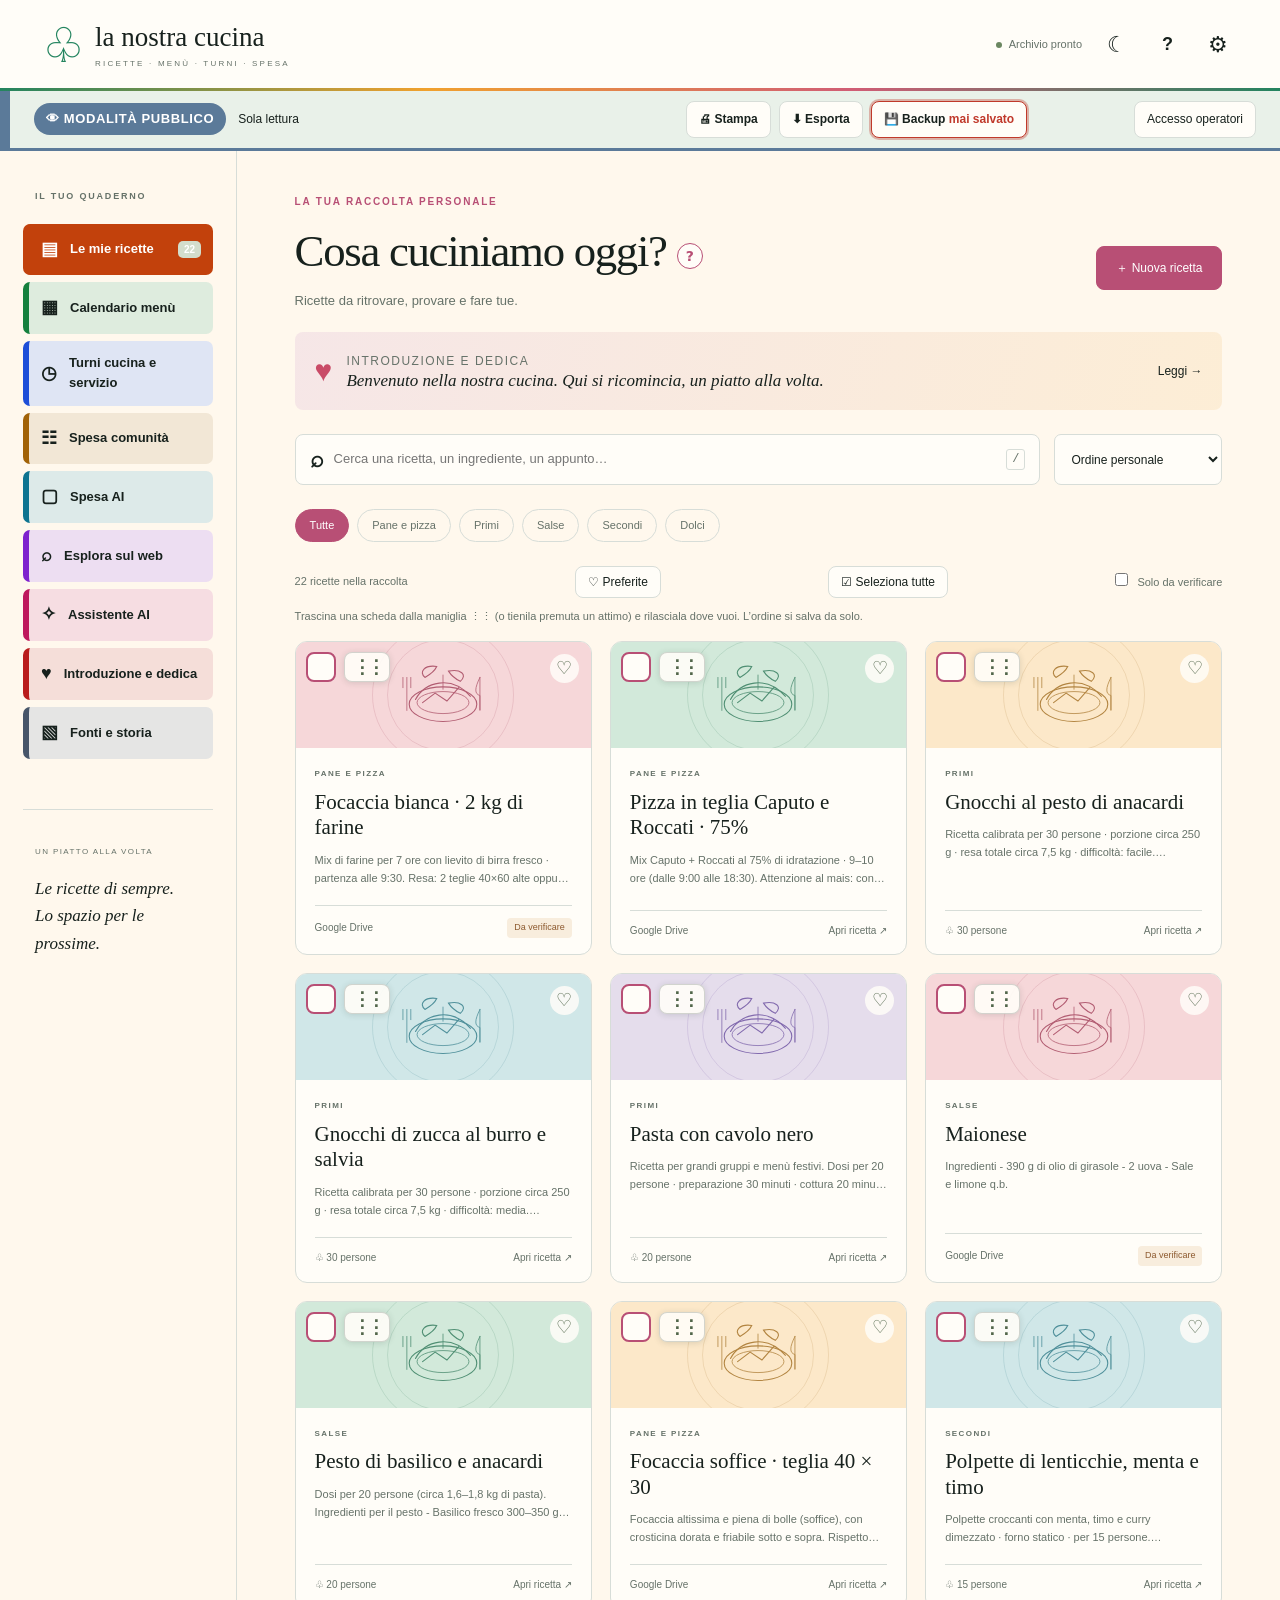
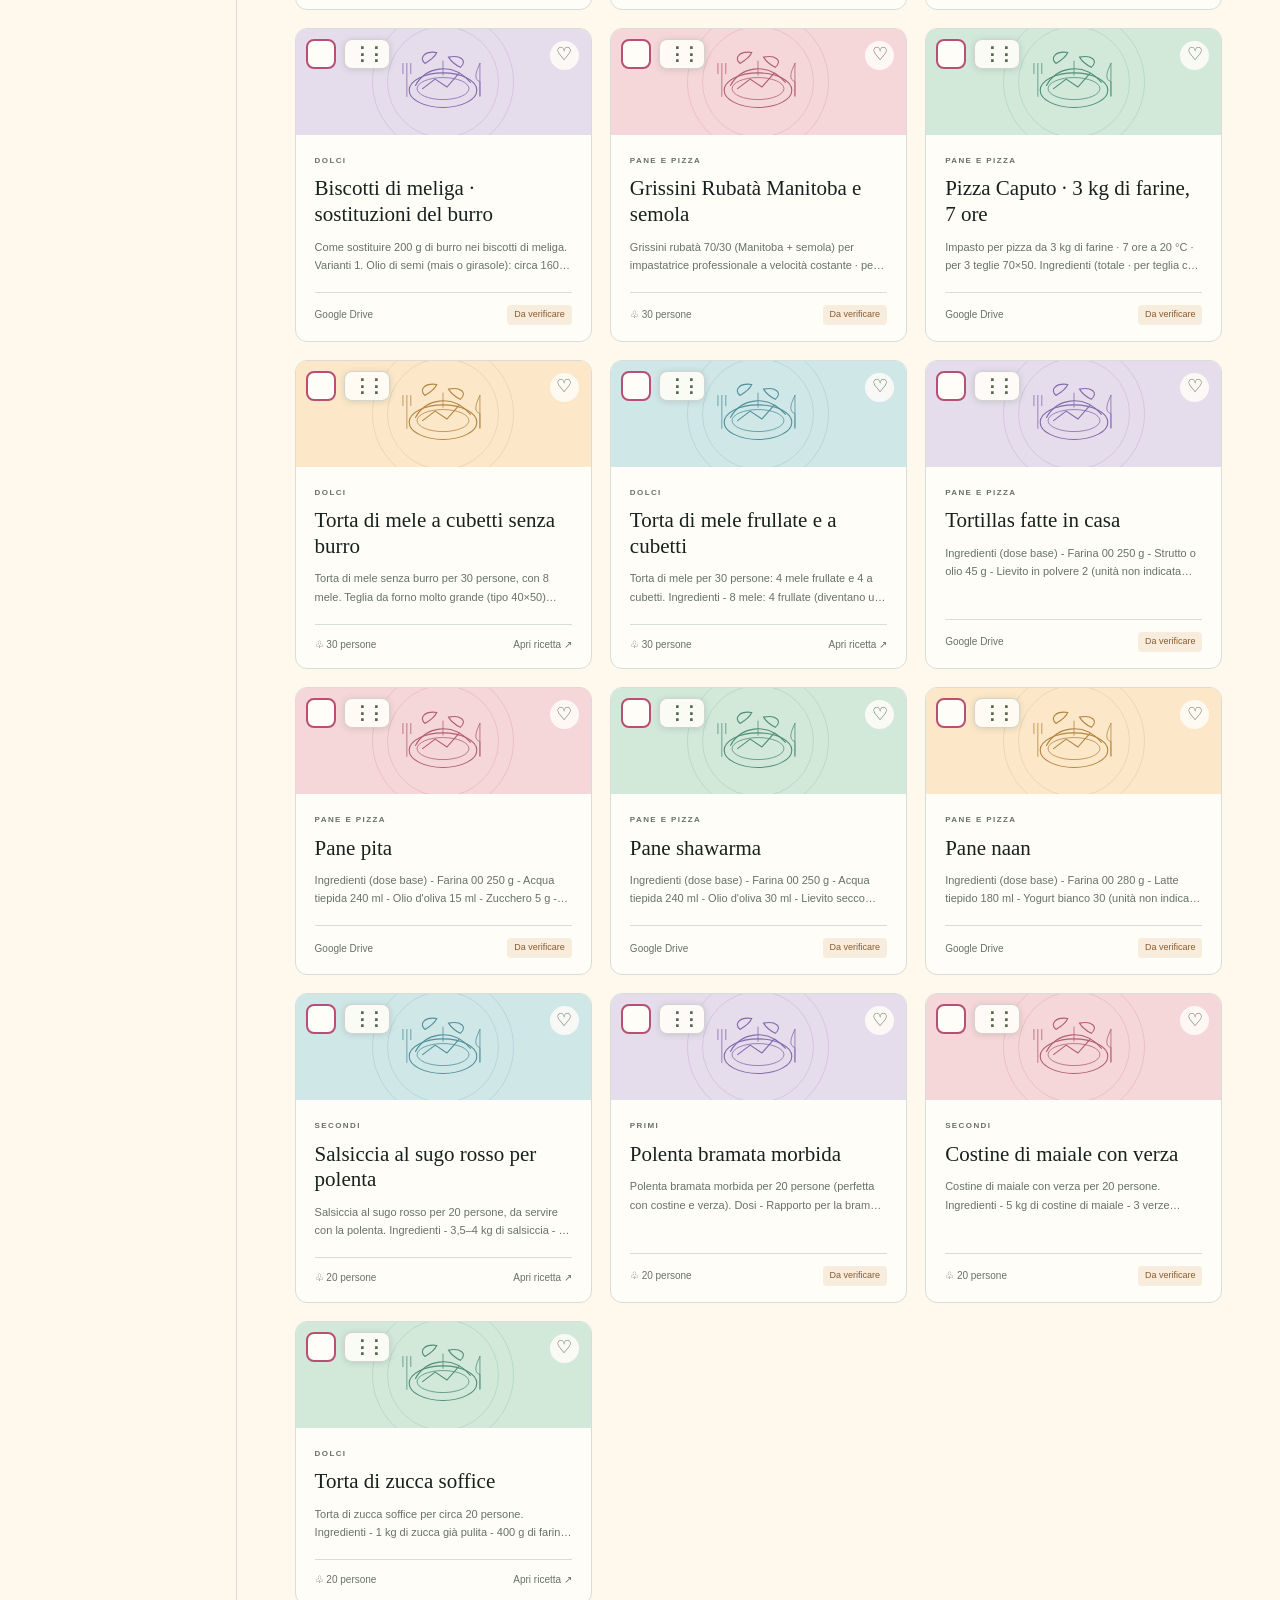
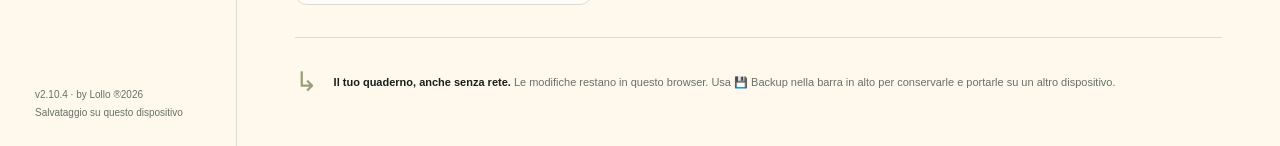
<file: index.html>
<!doctype html>
<html lang="it"><head><meta charset="utf-8"><meta name="viewport" content="width=device-width,initial-scale=1"><meta name="theme-color" content="#23845f"><meta name="description" content="Il ricettario personale di Lorenzo: ricette, spesa AI, stampa ed esportazione."><link rel="manifest" href="./manifest.webmanifest"><link rel="icon" href="./icon.svg" type="image/svg+xml"><link rel="stylesheet" href="./style.css"><link rel="stylesheet" href="./features.css"><title>La nostra cucina · Ricettario</title></head>
<body>
<header class="topbar"><a class="brand" href="#" aria-label="Vai al ricettario"><span class="brand-icon">♧</span><span>la nostra cucina<small>RICETTE · MENÙ · TURNI · SPESA</small></span></a><div class="top-actions"><span id="network" class="status">Archivio locale</span><button id="themeToggle" class="icon-btn" aria-label="Attiva tema scuro" aria-pressed="false">☾</button><button id="settings" class="icon-btn" aria-label="Impostazioni, colori e guida">⚙</button></div></header>
<div id="storageWarning" class="review-box" role="alert" hidden></div><div class="app-shell"><aside><div class="side-label">IL TUO QUADERNO</div><nav id="nav"><button data-view="recipes" class="active">▤ <span>Le mie ricette</span><b id="totalSide">22</b></button><button data-view="menu">▦ <span>Calendario menù</span></button><button data-view="turni">◷ <span>Turni cucina e servizio</span></button><button data-view="community">☷ <span>Spesa comunità</span></button><button data-view="shopping">▢ <span>Spesa AI</span></button><button data-view="explore">⌕ <span>Esplora sul web</span></button><button data-view="ai">✧ <span>Assistente AI</span></button><button data-view="dedication">♥ <span>Introduzione e dedica</span></button><button data-view="sources">▧ <span>Fonti e storia</span></button></nav><div class="sidebar-note"><span>UN PIATTO ALLA VOLTA</span><p>Le ricette di sempre.<br>Lo spazio per le prossime.</p><input type="file" id="importFile" accept="application/json,.json" hidden></div><small class="side-footer">v2.10.4 · by Lollo ®2026<br>Salvataggio su questo dispositivo</small></aside>
<main><section id="turniView" hidden><div class="eyebrow">LA NOSTRA CUCINA · PROGRAMMA UNICO</div><h1>Turni cucina e servizio.</h1><p>Consulta i turni del mese. Per generarli e modificarli premi «Accesso operatori» nella barra in alto.</p><div id="myTurns" class="panel"></div><div id="publicTurni" class="panel"><h2>Turni del mese · sola lettura</h2><label>Mese da consultare<input id="publicTurniMonth" type="month"></label><p id="publicTurniInfo" class="muted"></p><div id="publicTurniTable"></div></div><div class="panel" id="publishPanel" data-operator-only hidden><h2>📤 Pubblica i turni per tutti</h2><p class="muted">I turni che generi qui restano su questo dispositivo. Per farli vedere a tutti: scegli il mese e premi «Pubblica»; poi metti il file scaricato nel progetto e ripubblica con Pubblica.</p><div class="publish-row"><label>Mese<input type="month" id="publishMonth"></label><button type="button" class="primary" id="publishTurns">Pubblica i turni del mese</button></div><p id="publishInfo" class="muted"></p></div><iframe hidden id="turniFrame" title="Gestione turni cucina e servizio" style="width:100%;height:82vh;min-height:650px;border:1px solid var(--line);border-radius:14px;background:var(--paper)" allow="clipboard-write"></iframe></section>
<section id="recipesView"><div class="page-kicker">LA TUA RACCOLTA PERSONALE</div><div class="page-heading"><div><h1 id="pageTitle">Cosa cuciniamo oggi?</h1><p id="pageSubtitle">Ricette da ritrovare, provare e fare tue.</p></div><button id="newRecipe" class="primary">＋ Nuova ricetta</button></div>
<button class="dedication-banner" data-view="dedication"><span>♥</span><span><small>INTRODUZIONE E DEDICA</small><b id="dedicationTeaser">Qui si ricomincia, un piatto alla volta.</b></span><span>Leggi →</span></button>
<div class="search-line"><label class="search-box"><span>⌕</span><input id="search" type="search" placeholder="Cerca una ricetta, un ingrediente, un appunto…" aria-label="Cerca nelle ricette"><kbd>/</kbd></label><select id="sort" aria-label="Ordina ricette"><option value="manual">Ordine personale</option><option value="category">Per categoria</option><option value="title">Dalla A alla Z</option><option value="updated">Ultime modifiche</option></select></div>
<div id="categories" class="chips" aria-label="Filtra per categoria"></div><div class="list-meta"><span id="resultCount"></span><button type="button" id="favToggle" class="pick-toggle" aria-pressed="false" title="Mostra solo le ricette preferite">♡ Preferite</button><label><input type="checkbox" id="onlyReview"> Solo da verificare</label></div><p id="recipeOrderHint" class="recipe-order-hint" role="status" aria-live="polite"></p><div id="recipeGrid" class="recipe-grid"></div><div id="empty" class="empty" hidden><span>♧</span><h2>Nessuna ricetta trovata</h2><p>Prova un altro ingrediente o cambia i filtri.</p><button id="resetFilters">Azzera filtri</button></div>
<div class="collection-note"><span>↳</span><p><strong>Il tuo quaderno, anche senza rete.</strong> Le modifiche restano in questo browser. Usa 💾 Backup nella barra in alto per conservarle e portarle su un altro dispositivo.</p></div></section>
<section id="menuView" hidden><div class="page-kicker">PROGRAMMAZIONE DEI PASTI</div><div class="page-heading"><div><h1>Calendario dei menù.</h1><p>Due schemi settimanali, invernale ed estivo, con variazioni per singolo giorno e dosi calcolate sulle persone.</p></div><span id="menuSaved" class="saved-badge">Menù giornaliero modificabile</span></div><div class="menu-controls panel"><label>Stagione applicata<select data-operator-control disabled id="menuSeasonMode"><option value="auto">Automatica · inverno ottobre–marzo</option><option value="winter">Sempre invernale</option><option value="summer">Sempre estiva</option></select></label><label>Persone predefinite<input data-operator-control disabled id="menuDefaultPeople" type="number" min="1" max="10000" value="20"></label><div class="menu-month-nav"><button id="menuPrev" aria-label="Mese precedente">←</button><strong id="menuMonthTitle"></strong><button id="menuNext" aria-label="Mese successivo">→</button><button id="menuToday">Oggi</button></div></div><div class="panel menu-day-toolbar"><label>Data del menù<input id="menuDate" type="date" required></label><button id="menuEditSelected" class="primary">✎ Modifica menù del giorno</button><button id="menuCopyDay">Copia da un altro giorno</button><p>Seleziona una data: puoi modificare portate, ingredienti, persone e note del singolo giorno.</p></div><div class="menu-layout"><div><div id="menuCalendar" class="menu-calendar panel"></div><div class="panel menu-template-bar" data-operator-only hidden><div><h2>Schema stagionale settimanale</h2><p>Il menù del giorno si ripete ogni settimana finché non crei una variazione per una data specifica.</p></div><label>Stagione<select id="menuTemplateSeason"><option value="winter">Invernale</option><option value="summer">Estivo</option></select></label><label>Giorno<select id="menuTemplateWeekday"><option value="0">Lunedì</option><option value="1">Martedì</option><option value="2">Mercoledì</option><option value="3">Giovedì</option><option value="4">Venerdì</option><option value="5">Sabato</option><option value="6">Domenica</option></select></label><button id="menuEditTemplate" class="primary">Modifica schema</button></div></div><aside class="panel menu-day-detail"><div class="eyebrow">GIORNO SELEZIONATO</div><h2 id="menuSelectedTitle"></h2><p id="menuSelectedMeta" class="muted"></p><div id="menuDayMeals"></div><div id="menuTurni" class="panel"></div><div id="menuDayNotes"></div><h3>Ingredienti calcolati</h3><div id="menuDayIngredients"></div><button id="menuPrintDay" hidden>Stampa</button><p id="menuStatus" class="muted" role="status"></p></aside></div></section>
<section id="exploreView" hidden><div class="page-kicker">ISPIRAZIONI E NUOVE IDEE</div><h1>Apriamo la dispensa.</h1><p class="intro">Cerca sul web in italiano oppure esplora il database internazionale TheMealDB.</p><div class="two-col"><div class="panel"><h2>Una ricerca sul web</h2><label>Cosa vorresti cucinare?<textarea id="webQuery" rows="4" placeholder="Una torta di mele senza burro per 20 persone"></textarea></label><label>Affina la ricerca<input id="webConstraints" placeholder="Es. forno statico, senza latte, procedimento dettagliato"></label><label>Motore di ricerca<select id="webEngine"><option value="google">Google</option><option value="duck">DuckDuckGo</option></select></label><button id="webSearch" class="primary">Cerca sul web ↗</button><p class="muted">Si apre una nuova scheda con i risultati. Per salvare una ricetta usa “Nuova ricetta” e indica la fonte.</p></div><div class="panel"><div class="eyebrow">DATABASE DI RICETTE</div><h2>TheMealDB</h2><p>Ingredienti e preparazioni da tutto il mondo. Cerca i nomi in inglese, per esempio “pasta”, “chicken” o “cake”.</p><label>Nome della ricetta<input id="mealQuery" placeholder="pasta"></label><div class="button-row"><button id="mealSearch" class="primary">Cerca ricette</button><button id="mealRandom">Sorprendimi</button></div><p class="muted">Accesso personale con chiave di test pubblica 1. Puoi impostare una tua chiave nelle impostazioni. Fonte: <a href="https://www.themealdb.com/api.php" target="_blank" rel="noopener noreferrer">TheMealDB</a>.</p></div></div><p id="mealStatus" role="status"></p><div id="mealResults" class="recipe-grid"></div></section>
<section id="aiView" hidden><div class="page-kicker">UN AIUTO AI FORNELLI</div><h1>Parliamone in cucina.</h1><p class="intro">Idee, sostituzioni e spiegazioni. Scegli il servizio e inserisci la tua chiave per usare l’AI nell’app.</p><div class="two-col ai-layout"><div class="panel"><label>Servizio AI<select id="aiProvider"><option value="gemini">Google Gemini</option><option value="openrouter">OpenRouter</option></select></label><label>Chiave API personale<input id="aiKey" type="password" autocomplete="off" placeholder="Incolla la chiave API"></label><p class="muted">La chiave resta in memoria fino alla chiusura o al ricaricamento della pagina. Non viene esportata nel backup.</p><div class="button-row"><button id="loadModels">Carica modelli disponibili</button><button id="forgetKey" class="text-btn">Cancella chiave</button></div><label>Modello<input id="aiModel" list="modelList" placeholder="Carica i modelli e scegline uno"><datalist id="modelList"></datalist></label><label>Ricetta da allegare<select id="aiRecipe"><option value="">Nessuna: solo la mia domanda</option></select></label><p class="muted">Con “Chiedi all’AI” invii la domanda e, se selezionata, il testo della ricetta al servizio scelto. La risposta non include una ricerca web in tempo reale.</p><label>La tua domanda<textarea id="aiQuestion" rows="5" placeholder="Come posso rendere questo impasto più croccante? Quali ingredienti posso sostituire?"></textarea></label><div class="button-row"><button id="askAI" class="primary">✧ Chiedi all’AI</button><button id="copyPrompt">Copia prompt</button></div><a class="external" href="https://chatgpt.com/" target="_blank" rel="noopener noreferrer">Apri ChatGPT per incollare il prompt ↗</a><p id="aiStatus" role="status"></p></div><div class="panel answer-panel"><div class="eyebrow">LA RISPOSTA</div><div id="aiAnswer" class="prose"><p class="muted">Un secondo parere per la tua prossima ricetta.</p></div><div class="button-row"><button id="saveAI" disabled>＋ Salva come nuova bozza</button><button id="copyAI" disabled>Copia risposta</button></div><p class="muted">Le proposte AI sono bozze da controllare, soprattutto per dosi, allergeni e conservazione.</p></div></div></section>
<section id="shoppingView" hidden><div class="page-kicker">DALLA RICETTA AL CARRELLO</div><h1>La spesa, preparata con l’AI.</h1><p class="intro">Scegli le ricette e il numero di persone. L’AI può unire gli ingredienti, adattare le dosi note e sottrarre ciò che hai già in dispensa.</p><div class="two-col feature-layout"><div class="panel"><div class="section-row"><h2>Scegli le ricette</h2><span id="shoppingSelection">0 selezionate</span></div><div class="button-row compact"><button id="shoppingAll">Seleziona tutte</button><button id="shoppingNone">Nessuna</button></div><div id="shoppingRecipes" class="check-list"></div><label>Persone per ogni ricetta<input id="shoppingPeople" type="number" min="1" max="10000" value="4"></label><label>Già in dispensa<textarea id="shoppingPantry" rows="3" placeholder="Sale, olio, 500 g di farina…"></textarea></label><label>Preferenze o necessità<textarea id="shoppingExtra" rows="3" placeholder="Senza lattosio, compra confezioni intere…"></textarea></label><label class="inline-check"><input id="shoppingMerge" type="checkbox"> Aggiungi alla lista esistente invece di sostituirla</label><div class="button-row"><button id="shoppingGenerate" class="primary">✧ Crea la spesa con AI</button><button id="shoppingCopyPrompt">Copia prompt</button><button id="shoppingConfigure">Configura AI</button></div><p id="shoppingStatus" role="status" class="muted"></p><details><summary>Incolla una risposta preparata con ChatGPT</summary><label>JSON della lista<textarea id="shoppingPasteAI" rows="7" placeholder='{"items":[{"name":"Farina","quantity":"2 kg","category":"Pane e farine","note":""}],"notes":[]}'></textarea></label><button id="shoppingImportAI">Usa la risposta incollata</button></details></div><div class="panel"><div class="section-row"><h2>Lista della spesa</h2><span id="shoppingCount">0 voci</span></div><div class="button-row compact"><button id="shoppingPrint" hidden>Stampa</button><button id="shoppingCopy">Copia negli appunti</button></div><div id="shoppingNotes"></div><div id="shoppingList"></div><form id="shoppingAdd" class="manual-add"><h3>Aggiungi a mano</h3><input id="shoppingAddName" required placeholder="Ingrediente"><input id="shoppingAddQty" placeholder="Quantità"><select id="shoppingAddCategory"><option>Frutta e verdura</option><option>Pane e farine</option><option>Carne e pesce</option><option>Latticini e uova</option><option>Dispensa</option><option>Spezie e condimenti</option><option>Altro</option></select><button>Aggiungi</button></form><p class="muted">Controlla sempre quantità, allergeni e unità ambigue. La lista si salva solo su questo dispositivo.</p></div></div></section>
<section id="communityView" hidden><div class="page-kicker">LISTA GENERALE DELLA COMUNITÀ</div><div class="page-heading"><div><h1>La spesa della comunità.</h1><p>110 prodotti importati da Lista_Spesa_Aggiornata su Google Drive.</p></div></div><div class="community-daybar panel"><label>Giorno della spesa<input id="communityDate" type="date"></label><label>Giornate memorizzate<select id="communityHistory" aria-label="Giornate memorizzate"></select></label><div class="button-row compact"><button id="communityToday">Oggi</button><button id="communityCopyPrevious">Copia giorno precedente</button></div><span id="communitySaved" class="saved-badge">Salvataggio automatico</span></div><div class="community-toolbar panel"><label class="search-box small"><span>⌕</span><input id="communitySearch" type="search" placeholder="Cerca prodotto o reparto" aria-label="Cerca nella spesa comunità"></label><label>Supermercato<select id="communityStoreFilter"><option value="">Tutti</option><option>Angelo</option><option>Eurospin</option><option>Altro</option></select></label><details class="select-menu"><summary>Selezione ▾</summary><div><button id="communitySelectAll">Seleziona tutto</button><button id="communityClear">Deseleziona tutto</button><button id="communityInvert">Inverti selezione</button><button id="communitySelectQty">Solo quelli con quantità</button></div></details><span id="communitySummary" class="community-summary"></span></div><div class="community-layout"><div class="panel community-catalog"><form id="communityQuick" class="community-quick"><input id="communityQuickName" required maxlength="180" placeholder="➕ Aggiungi al volo (solo oggi)" aria-label="Prodotto da aggiungere al volo"><input id="communityQuickQty" maxlength="80" placeholder="Quantità" aria-label="Quantità"><select id="communityQuickStore" aria-label="Supermercato"><option>Angelo</option><option>Eurospin</option><option>Altro</option></select><button class="primary">Aggiungi</button></form><div class="community-head"><span>Da comprare</span><span>Prodotto</span><span>Quantità / unità</span><span>Supermercato</span><span></span></div><div id="communityList"></div></div><div class="community-side"><div class="panel"><h2>Aggiungi un prodotto</h2><p class="muted">Per aggiungere al volo solo per oggi usa la riga in cima all’elenco.</p><form id="communityAdd" class="community-add"><label>Prodotto o ingrediente<input id="communityAddName" required maxlength="180" placeholder="Es. Aceto di mele"></label><label>Quantità<input id="communityAddQty" maxlength="80" placeholder="Es. 3"></label><label>Unità<select id="communityAddUnit"><option value="">Senza unità</option><option value="pz">Pezzi (pz)</option><option value="gr">Grammi (gr)</option><option value="lt">Litri (lt)</option><option value="conf">Confezioni (conf)</option><option value="altro">Altro</option></select></label><label>Reparto<input id="communityAddDepartment" maxlength="100" placeholder="Es. Cucina/Cibo"></label><label>Supermercato<select id="communityAddStore"><option>Angelo</option><option>Eurospin</option><option>Altro</option></select></label><label class="check-line"><input type="checkbox" id="communityAddFixed"> Aggiungi anche alla <b>lista fissa</b> (resta nei prossimi giorni)</label><button class="primary">Aggiungi alla lista</button></form></div><div class="panel altro-panel"><h2>ALTRO</h2><p class="muted">Spazio libero per prodotti, promemoria o indicazioni che non rientrano nell’elenco.</p><textarea id="communityOther" rows="14" placeholder="Scrivi qui tutto il resto…"></textarea></div><div class="panel"><h2>Giornata</h2><p>La giornata si salva da sola. Per stampare o esportare usa <b>🖨 Stampa</b> e <b>⬇ Esporta</b> nella barra in alto: escono solo i prodotti spuntati o con quantità.</p><button id="communityPrint" hidden>Stampa</button><p id="communityBaseInfo" class="muted"></p><button type="button" id="communityShare" class="primary">📲 Invia la lista su WhatsApp</button><div class="button-row"><button id="communityReset">Ricomincia la giornata da zero</button><button id="communityBaseReset">Ripristina la lista fissa originale</button></div><p id="communityStatus" class="muted" role="status"></p></div></div></div></section>
<section id="exportView" hidden><div class="page-kicker">STAMPA ED ESPORTA LE RICETTE</div><h1>Scegli le ricette.</h1><p class="intro">Spunta le ricette da includere, poi scegli il formato qui sotto oppure con <b>🖨 Stampa</b> / <b>⬇ Esporta</b> nella barra. I file vengono creati sul dispositivo: nulla viene inviato online.</p><div class="two-col feature-layout"><div class="panel"><div class="section-row"><h2>Ricette da includere</h2><span id="exportSelection">Tutte</span></div><div class="button-row compact"><button id="exportAll">Seleziona tutte</button><button id="exportNone">Nessuna</button></div><label class="search-box small"><span>⌕</span><input id="exportSearch" type="search" placeholder="Filtra l’elenco" aria-label="Filtra ricette da esportare"></label><div id="exportRecipes" class="check-list"></div><label class="inline-check"><input id="exportSources" type="checkbox" checked> Includi fonti e note</label></div><div class="panel export-actions"><h2>Scegli il formato</h2><button id="exportPrint" class="export-card"><b>Stampa</b><span>Anteprima completa, poi stampante</span></button><button id="exportPdf" class="export-card"><b>PDF</b><span>Documento multipagina pronto da conservare</span></button><button id="exportDocx" class="export-card"><b>DOCX</b><span>Documento Word modificabile</span></button><button id="exportXlsx" class="export-card"><b>Excel</b><span>Fogli “Ricette” e “Ingredienti”</span></button><p id="exportStatus" role="status" class="muted"></p><div class="export-summary"><strong>Cosa contiene</strong><ul><li>titolo, categoria e persone;</li><li>testo completo di ogni ricetta;</li><li>ingredienti estratti in un elenco dedicato;</li><li>note e fonti, se selezionate.</li></ul></div></div></div></section>
<section id="dedicationView" hidden><div class="page-kicker">LE PAROLE DELLA NOSTRA CUCINA</div><div class="dedication-page"><div class="introduction-leaf">🌿</div><h1>Introduzione</h1><div id="introductionText" class="introduction-text"></div><div class="dedication-divider" aria-hidden="true"><span>♥</span></div><h2>La dedica</h2><div id="dedicationText" class="dedication-text"></div><p class="dedication-sign">La nostra cucina · Lorenzo</p><button data-view="recipes">Torna alle ricette</button></div></section>
<section id="sourcesView" hidden><div class="page-kicker">DA DOVE ARRIVANO LE RICETTE</div><h1>Un quaderno di storie.</h1><p class="intro">23 file letti dalla cartella Ricette il 31 ottobre 2026. Le varianti sono conservate; i duplicati equivalenti condividono una scheda.</p><div id="editorial" class="two-col"></div><h2 class="section-title">I documenti originali</h2><p class="muted">I testi estratti sono disponibili offline. I link ai file originali richiedono l’accesso al tuo Google Drive. Le modifiche nell’app non riscrivono i documenti su Drive.</p><div id="sourcesList"></div></section>
</main></div>
<dialog id="detailDialog"><div class="dialog-top"><span class="eyebrow">DAL TUO RICETTARIO</span><button data-close="detailDialog" aria-label="Chiudi ricetta">✕</button></div><div id="recipeDetail"></div></dialog>
<dialog id="editDialog"><form id="editForm"><div class="dialog-top"><h2 id="editHeading">Nuova ricetta</h2><button type="button" data-close="editDialog" aria-label="Chiudi editor">✕</button></div><label>Titolo<input id="editTitle" required maxlength="200"></label><div class="two-col"><label>Categoria<select id="editCategory"><option>Pane e pizza</option><option>Primi</option><option>Secondi</option><option>Dolci</option><option>Salse</option><option>Altro</option></select></label><label>Persone (facoltativo)<input id="editServings" type="number" min="1" max="10000" step="1"></label></div><fieldset class="recipe-photo-editor"><legend>Foto della ricetta (facoltativa)</legend><div id="editPhotoPreview" class="recipe-photo-preview"><span>Nessuna foto</span></div><div class="button-row compact"><label class="photo-button">▧ Scegli dalla galleria<input id="editPhotoGallery" type="file" accept="image/*" hidden></label><label class="photo-button">⌾ Scatta foto<input id="editPhotoCamera" type="file" accept="image/*" capture="environment" hidden></label><button type="button" id="editPhotoRemove" hidden>Rimuovi foto</button></div><p id="editPhotoStatus" class="muted" role="status">La foto viene ridimensionata e salvata nel backup, senza dati di posizione.</p></fieldset><label>Ingredienti, procedimento e consigli<textarea id="editContent" required rows="16" placeholder="Ingredienti\n…\n\nProcedimento\n1. …"></textarea></label><label>Note da verificare<textarea id="editNotes" rows="2"></textarea></label><label>URL della fonte (facoltativo)<input id="editSourceUrl" type="url" placeholder="https://…"></label><div class="button-row"><button type="submit" class="primary">Salva ricetta</button><button type="button" data-close="editDialog">Annulla</button></div><p id="editError" role="alert"></p></form></dialog>
<dialog id="settingsDialog"><div class="dialog-top"><h2>Impostazioni</h2><button data-close="settingsDialog" aria-label="Chiudi impostazioni">✕</button></div><div class="panel"><h3>App</h3><div id="pwaBox"><button type="button" id="pwaMain" class="primary">📲 Installa / aggiorna app</button> <button type="button" id="pwaRepair">Ripara app</button><p id="pwaStatus" class="muted"></p><p class="muted">Funziona su Windows, Android, iPhone/iPad e Mac. «Ripara app» cancella solo la copia offline dell’app, non i tuoi dati.</p></div></div><div class="panel"><h3>Aspetto</h3><label>Tema<select id="theme"><option value="light">Chiaro</option><option value="dark">Scuro</option><option value="system">Come il dispositivo</option></select></label><div id="appearanceControls"><p class="muted">Scegli una palette oppure personalizza i colori. I colori scuri vengono salvati separatamente da quelli chiari.</p><div id="paletteList" class="palette-list"></div><div class="color-grid"><label>Colore principale<input id="accentColor" type="color"></label><label>Colore secondario<input id="secondaryColor" type="color"></label><label>Sfondo<input id="backgroundColor" type="color"></label><label>Riquadri<input id="surfaceColor" type="color"></label></div><button id="resetColors">Colori predefiniti</button></div></div><div class="panel"><h3>Dati</h3><p class="muted">I dati restano solo in questo browser. Per salvarli o portarli su un altro dispositivo usa <b>💾 Backup</b> nella barra in alto.</p><div id="recoverBox" hidden class="warning-box"><h4>⚠ Alcuni dati non sono leggibili</h4><p>Sono stati messi al sicuro e non vengono sovrascritti. Scarica la copia e mandala a Lorenzo per recuperarli.</p><button id="recoverStorage">Scarica copia dei dati bloccati</button></div><h4>Importa ricette da un file</h4><label>Come importarle<select id="importMode"><option value="add">Aggiungi solo le ricette nuove</option><option value="restore">Sostituisci tutte le ricette</option></select></label><button id="importMobile">↑ Scegli il file delle ricette</button><div data-operator-only hidden><h4>Turni dalla vecchia app</h4><p class="muted">Serve solo la prima volta: nella vecchia app «Turni Cucina» premi Salva, poi scegli qui il file .json.</p><button id="legacyTurniImport">Importa dalla vecchia app Turni</button></div><input id="legacyTurniFile" type="file" accept=".json,application/json" hidden><input id="unifiedImportFile" type="file" accept=".json,application/json" hidden></div><div class="panel" id="extPanel"><h3>Copia completa su unità esterna</h3><p class="muted">Salva su una chiavetta o un disco esterno <b>il programma e tutti i dati</b>: una cartella normale e un file ZIP. Non cancella né sovrascrive nulla. Serve Chrome o Edge su computer.</p><button type="button" id="extStart" class="primary">💽 Esporta tutto su unità esterna…</button><div id="extLog" class="ext-log" role="log" aria-live="polite" hidden></div><details id="extGuide" class="ext-guide"><summary>Unità non formattata? Come formattarla con sicurezza</summary><p>Il browser <b>non può formattare</b> un disco: va fatto da Windows. Il programma controlla solo che l’unità accetti la scrittura.</p><ol><li><b>Formattare cancella tutto.</b> Copia altrove ciò che ti serve prima.</li><li>Scollega le altre unità esterne, così non sbagli disco.</li><li>In <i>Esplora file → Questo PC</i> controlla lettera e capacità dell’unità giusta.</li><li><b>Mai</b> formattare C: né i dischi del computer.</li><li>Tasto destro sull’unità → <i>Formatta…</i> → file system <b>exFAT</b> (PC e Mac, file grandi) oppure <b>NTFS</b> (solo Windows); lascia «Formattazione veloce»; etichetta per esempio «CUCINA».</li><li>Conferma solo se lettera e capacità coincidono con quelle controllate.</li><li>Finito, torna qui e riprova.</li></ol></details></div><div class="panel"><h3>Assistente AI e ricerca ricette</h3><label>Chiave TheMealDB<input id="mealKey" type="password" autocomplete="off" placeholder="1 (test pubblico)"></label><p class="muted">L’eventuale chiave personale resta in memoria per questa apertura.</p><ul><li><a href="https://www.themealdb.com/api.php" target="_blank" rel="noopener noreferrer">TheMealDB</a>: integrato.</li><li><a href="https://spoonacular.com/food-api" target="_blank" rel="noopener noreferrer">Spoonacular</a>: richiede API key.</li><li><a href="https://developer.edamam.com/edamam-recipe-api" target="_blank" rel="noopener noreferrer">Edamam</a>: richiede App ID e App Key.</li></ul><h3>Attivare l’assistente AI</h3><p>Ottieni una chiave su <a href="https://aistudio.google.com/apikey" target="_blank" rel="noopener noreferrer">Google AI Studio</a> oppure <a href="https://openrouter.ai/keys" target="_blank" rel="noopener noreferrer">OpenRouter</a>. La stessa configurazione viene usata anche per creare la spesa.</p></div><small>La nostra cucina · 2.10.4 · by Lollo ®2026</small></dialog>
<dialog id="menuCopyDialog"><form id="menuCopyForm"><div class="dialog-top"><h2>Copia menù da un altro giorno</h2><button type="button" data-close="menuCopyDialog" aria-label="Chiudi">✕</button></div><p id="menuCopyTarget"></p><label>Giorno da copiare<input id="menuCopySource" type="date" required></label><p>Si aprirà una bozza modificabile con portate, ingredienti, persone e note della data scelta. Conferma con Salva menù.</p><p id="menuCopyStatus" role="status"></p><div class="button-row"><button class="primary">Apri bozza</button><button type="button" data-close="menuCopyDialog">Annulla</button></div></form></dialog><dialog id="menuEditDialog" class="menu-edit-dialog"><form id="menuEditForm"><div class="dialog-top"><div><h2 id="menuEditHeading">Modifica menù</h2><p id="menuEditSub" class="muted"></p></div><button type="button" data-close="menuEditDialog" aria-label="Chiudi">✕</button></div><label id="menuEditPeopleWrap">Persone previste per questo giorno<input id="menuEditPeople" type="number" min="1" max="10000" value="20"></label><div class="menu-recipe-import panel"><label>Importa una ricetta dal ricettario<select id="menuRecipe"></select></label><button type="button" id="menuAddRecipe">Aggiungi ricetta</button><p>Gli ingredienti vengono estratti automaticamente: controlla sempre quantità e unità.</p></div><div id="menuMealsEditor"></div><button type="button" id="menuAddMeal">＋ Aggiungi portata manuale</button><label>Note del menù<textarea id="menuEditNotes" rows="3" maxlength="10000"></textarea></label><p id="menuEditStatus" class="muted" role="status"></p><div class="button-row"><button class="primary">Salva menù</button><button type="button" id="menuUseSeasonal">Usa lo schema stagionale</button><button type="button" data-close="menuEditDialog">Annulla</button></div></form></dialog>
<dialog id="shoppingEditDialog"><form id="shoppingEditForm"><div class="dialog-top"><h2>Modifica voce</h2><button type="button" data-close="shoppingEditDialog" aria-label="Chiudi">✕</button></div><label>Ingrediente<input id="shoppingEditName" required></label><label>Quantità<input id="shoppingEditQty"></label><label>Categoria<select id="shoppingEditCategory"><option>Frutta e verdura</option><option>Pane e farine</option><option>Carne e pesce</option><option>Latticini e uova</option><option>Dispensa</option><option>Spezie e condimenti</option><option>Altro</option></select></label><label>Nota<input id="shoppingEditNote"></label><button class="primary">Salva</button></form></dialog>
<dialog id="communityEditDialog"><form id="communityEditForm"><div class="dialog-top"><h2>Modifica prodotto</h2><button type="button" data-close="communityEditDialog" aria-label="Chiudi">✕</button></div><label>Prodotto o ingrediente<input id="communityEditName" required maxlength="180"></label><label>Quantità<input id="communityEditQty" maxlength="80"></label><label>Unità<select id="communityEditUnit"><option value="">Senza unità</option><option value="pz">Pezzi (pz)</option><option value="gr">Grammi (gr)</option><option value="lt">Litri (lt)</option><option value="conf">Confezioni (conf)</option><option value="altro">Altro</option></select></label><label>Reparto<input id="communityEditDepartment" maxlength="100"></label><label>Supermercato<select id="communityEditStore"><option>Angelo</option><option>Eurospin</option><option>Altro</option></select></label><label class="check-line"><input type="checkbox" id="communityEditFixed"> Applica anche alla <b>lista fissa</b> (vale anche per i prossimi giorni)</label><div class="button-row"><button class="primary">Salva</button><button type="button" id="communityDuplicate">Duplica</button><button type="button" id="communityDelete" class="danger">Elimina</button></div><p class="muted">Senza la spunta, salva ed elimina valgono solo per la giornata aperta.</p></form></dialog>
<dialog id="printDialog" class="print-dialog"><div class="dialog-top no-print"><h2>Anteprima di stampa</h2><button data-close="printDialog" aria-label="Chiudi">✕</button></div><div class="button-row no-print"><button id="printNow" class="primary">Stampa ora</button></div><div id="printContent" class="print-content"></div></dialog>
<div id="toast" role="status" hidden><span id="toastText"></span><button id="undoDelete" hidden>Annulla eliminazione</button></div>
<script src="./access-config.js"></script><script src="./access.js"></script><script src="./data-guard.js"></script><script src="./data.js"></script><script src="./appearance.js"></script><script src="./shopping.js"></script><script src="./community-shopping.js"></script><script src="./menu-calendar.js"></script><script src="./exports.js"></script><script src="./recipe-select.js"></script><script src="./external-export.js"></script><script src="./turni-pubblicati.js"></script><script src="./turni-doc.js"></script><script src="./unified.js"></script><script src="./docgen.js"></script><script src="./app.js"></script><script src="./actions-bar.js"></script><script src="./qr.js"></script><script src="./pwa-install.js"></script><script src="./help.js"></script></body></html>
</file>
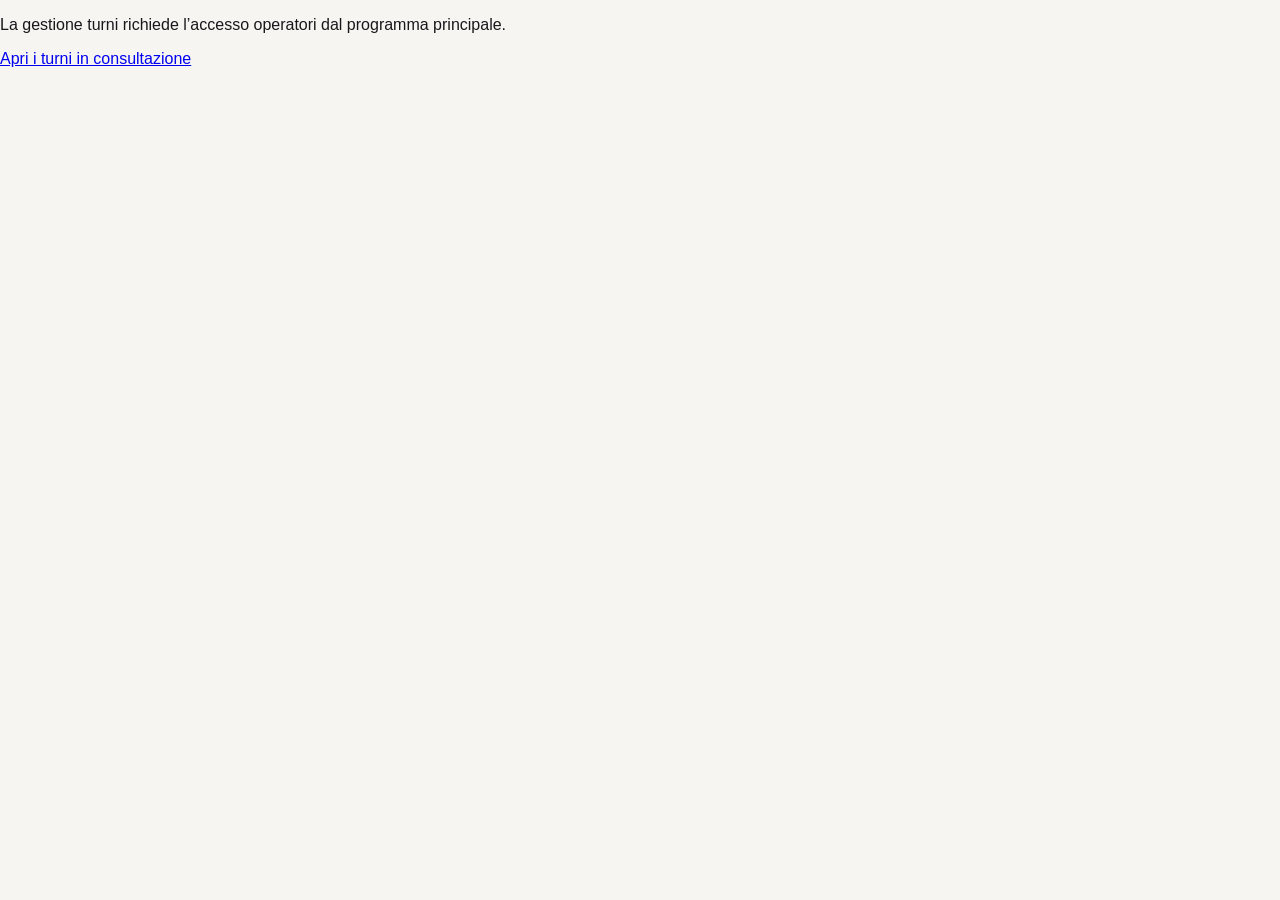
<file: turni.html>
<!DOCTYPE html>
<html lang="it">
<head>
<meta charset="UTF-8">
<meta name="viewport" content="width=device-width, initial-scale=1">
<title>Turni cucina e servizio · La nostra cucina</title>
<meta name="theme-color" content="#18181b">
<meta name="description" content="Genera i turni cucina/servizio del mese. Funziona interamente offline.">
<meta name="mobile-web-app-capable" content="yes">
<meta name="apple-mobile-web-app-capable" content="yes">
<meta name="apple-mobile-web-app-title" content="Turni">
<meta name="apple-mobile-web-app-status-bar-style" content="default">
<style>
  :root{
    --bg:#f6f5f2; --card:#ffffff; --surface2:#ffffff; --ink:#18181b; --muted:#71717a;
    --line:#e4e4e7; --accent:#18181b; --accent-text:#ffffff; --accent2:#f59e0b; --ok:#059669; --bad:#dc2626;
    --header-bg:rgba(255,255,255,.85); --weekend-bg:#fffbeb;
    --c-bg:#ecfdf5; --c-border:#a7f3d0; --s-bg:#eff6ff; --s-border:#bfdbfe;
    --msg-ok-bg:#ecfdf5; --msg-ok-border:#a7f3d0; --msg-bad-bg:#fef2f2; --msg-bad-border:#fecaca;
    --msg-info-bg:#f4f4f5;
    --info-btn-bg:#e4e4e7; --info-btn-color:#3f3f46; --info-btn-active-bg:#d4d4d8;
    --modal-bg:#ffffff;
  }
  /* Skin "Scuro" */
  body[data-skin="scuro"]{
    --bg:#121214; --card:#1e1e22; --surface2:#242428; --ink:#f2f2f4; --muted:#a1a1aa;
    --line:#3a3a40; --accent:#6366f1; --accent-text:#ffffff; --accent2:#fbbf24; --ok:#34d399; --bad:#f87171;
    --header-bg:rgba(18,18,20,.88); --weekend-bg:#332c18;
    --c-bg:#0f2e22; --c-border:#166534; --s-bg:#12233d; --s-border:#1e40af;
    --msg-ok-bg:#0f2e22; --msg-ok-border:#166534; --msg-bad-bg:#3a1414; --msg-bad-border:#7f1d1d;
    --msg-info-bg:#242428;
    --info-btn-bg:#3a3a40; --info-btn-color:#e4e4e7; --info-btn-active-bg:#52525b;
    --modal-bg:#1e1e22;
  }
  /* Skin "Oceano" */
  body[data-skin="oceano"]{
    --bg:#eef4f8; --card:#ffffff; --surface2:#ffffff; --ink:#0f2436; --muted:#5b7a8c;
    --line:#cfe0e8; --accent:#0369a1; --accent-text:#ffffff; --accent2:#0891b2; --ok:#059669; --bad:#dc2626;
    --header-bg:rgba(255,255,255,.85); --weekend-bg:#fff7e6;
    --c-bg:#ecfdf5; --c-border:#a7f3d0; --s-bg:#e0f2fe; --s-border:#7dd3fc;
    --msg-ok-bg:#ecfdf5; --msg-ok-border:#a7f3d0; --msg-bad-bg:#fef2f2; --msg-bad-border:#fecaca;
    --msg-info-bg:#eef4f8;
    --info-btn-bg:#dceaf1; --info-btn-color:#0f2436; --info-btn-active-bg:#c3dbe6;
    --modal-bg:#ffffff;
  }
  /* Skin "Ambra" */
  body[data-skin="ambra"]{
    --bg:#faf6f0; --card:#ffffff; --surface2:#ffffff; --ink:#3a2a1a; --muted:#8a7259;
    --line:#ecdfc9; --accent:#b45309; --accent-text:#ffffff; --accent2:#d97706; --ok:#059669; --bad:#b91c1c;
    --header-bg:rgba(255,255,255,.85); --weekend-bg:#fff1db;
    --c-bg:#ecfdf5; --c-border:#a7f3d0; --s-bg:#fdf1e2; --s-border:#f3d19e;
    --msg-ok-bg:#ecfdf5; --msg-ok-border:#a7f3d0; --msg-bad-bg:#fef2f2; --msg-bad-border:#fecaca;
    --msg-info-bg:#faf6f0;
    --info-btn-bg:#f0e4d1; --info-btn-color:#3a2a1a; --info-btn-active-bg:#e4d2b5;
    --modal-bg:#ffffff;
  }
  *{box-sizing:border-box}
  body{margin:0;background:var(--bg);color:var(--ink);
    font-family:-apple-system,BlinkMacSystemFont,"Segoe UI",Roboto,Arial,sans-serif;
    transition:background .2s ease, color .2s ease}
  header{position:sticky;top:0;z-index:10;background:var(--header-bg);backdrop-filter:blur(8px);
    border-bottom:1px solid var(--line);padding:12px 16px}
  header h1{font-size:16px;margin:0}
  header p{font-size:11px;color:var(--muted);margin:4px 0 0}
  .azioni-app{display:flex;gap:6px;flex-shrink:0;flex-wrap:wrap;justify-content:flex-end}
  #msgAzioniApp{font-size:10px;color:var(--muted);margin-top:6px;text-align:right}
  .header-main{display:flex;justify-content:space-between;align-items:flex-start;gap:10px}
  @media (max-width:700px){
    .header-main{flex-direction:column}
    .azioni-app{justify-content:flex-start}
    #msgAzioniApp{text-align:left}
  }
  .firma{font-size:10px;color:var(--muted);opacity:.75}
  main{max-width:900px;margin:0 auto;padding:12px}

  /* Dispositivo: larghezza del contenuto e scala visiva complessiva. "Automatico" applica
     una di queste in base alla larghezza reale della finestra (vedi applicaDispositivo());
     le altre restano fisse indipendentemente dallo schermo, per chi le sceglie di proposito. */
  body[data-dispositivo="smartphone"] main{max-width:480px}
  body[data-dispositivo="tablet"] main{max-width:760px}
  body[data-dispositivo="tablet"]{zoom:1.05}
  body[data-dispositivo="computer"] main{max-width:1200px}
  body[data-dispositivo="computer"]{zoom:1.15}
  body[data-dispositivo="computer"] table.cal td{height:76px}
  body[data-dispositivo="minimale"] main{max-width:560px;padding:8px}
  body[data-dispositivo="minimale"]{zoom:0.85}
  body[data-dispositivo="minimale"] header p.firma,
  body[data-dispositivo="minimale"] footer,
  body[data-dispositivo="minimale"] .hint{display:none}
  body[data-dispositivo="minimale"] section.tab{padding:10px}

  nav.tabs{display:flex;gap:6px;flex-wrap:wrap;margin-bottom:12px;justify-content:center}
  nav.tabs button{border:1px solid var(--line);background:var(--surface2);border-radius:999px;
    padding:6px 12px;font-size:12px;cursor:pointer;color:var(--ink)}
  nav.tabs button.active{background:var(--accent);color:var(--accent-text);border-color:var(--accent)}
  section.tab{display:none;background:var(--card);border:1px solid var(--line);
    border-radius:14px;padding:16px;margin-bottom:12px}
  section.tab.active{display:block}
  h2{font-size:15px;margin:0 0 12px}
  label{font-size:12px;color:var(--muted);display:block;margin-bottom:4px}
  input,select{font-size:14px;padding:7px 9px;border:1px solid var(--line);border-radius:8px;
    width:100%;background:var(--surface2);color:var(--ink)}
  .row{display:flex;gap:8px;flex-wrap:wrap;margin-bottom:10px}
  .row > div{flex:1;min-width:110px}
  .btn{background:var(--accent);color:var(--accent-text);border:none;border-radius:8px;
    padding:9px 14px;font-size:13px;cursor:pointer;display:inline-block;text-decoration:none;text-align:center}
  [hidden]{display:none !important}
  .btn.secondary{background:var(--surface2);color:var(--ink);border:1px solid var(--line)}
  .btn.danger{background:var(--surface2);color:var(--bad);border:1px solid var(--msg-bad-border)}
  .btn:disabled{opacity:.5;cursor:not-allowed}
  .btn.grande{padding:15px 22px;font-size:15px;font-weight:700;border-radius:10px}
  .btn.mini{padding:6px 10px;font-size:11px;border-radius:7px}
  ul.list{list-style:none;padding:0;margin:10px 0}
  ul.list li{display:flex;justify-content:space-between;align-items:center;
    padding:7px 10px;border:1px solid var(--line);border-radius:8px;margin-bottom:6px;font-size:13px}
  ul.list li button{background:none;border:none;color:var(--bad);cursor:pointer;font-size:16px}
  .chips{display:flex;flex-wrap:wrap;gap:6px}
  .chip{display:inline-flex;align-items:center;gap:5px;background:var(--surface2);border:1px solid var(--line);
    border-radius:999px;padding:4px 6px 4px 10px;font-size:12px}
  .chip button{background:none;border:none;color:var(--bad);cursor:pointer;font-size:14px;line-height:1;padding:0 2px}
  .check{display:flex;align-items:center;gap:8px;margin-bottom:10px;font-size:13px}
  .check input{width:auto}
  .hint{font-size:11px;color:var(--muted);margin-top:-4px;margin-bottom:10px}
  table.cal{border-collapse:collapse;width:100%;font-size:10px;table-layout:fixed}
  table.cal th{font-size:9px;color:var(--muted);padding:2px}
  table.cal td{border:1px solid var(--line);vertical-align:top;height:56px;padding:2px;border-radius:4px}
  table.cal td.weekend{background:var(--weekend-bg)}
  table.cal .g{font-weight:700;font-size:10px}
  table.cal .c{font-size:8px;background:var(--c-bg);border:1px solid var(--c-border);border-radius:3px;
    padding:1px 2px;margin-top:1px;overflow:hidden;white-space:nowrap;text-overflow:ellipsis}
  table.cal .s{font-size:8px;background:var(--s-bg);border:1px solid var(--s-border);border-radius:3px;
    padding:1px 2px;margin-top:1px;overflow:hidden;white-space:nowrap;text-overflow:ellipsis}
  select.cella-turno{font:inherit;color:inherit;background:transparent;border:none;padding:0;
    width:100%;max-width:56px;vertical-align:middle}
  select.cella-turno:disabled{opacity:0.85;-webkit-appearance:none;appearance:none}
  select.cella-aff{font-size:7px;opacity:0.8;max-width:56px;margin-top:1px}
  table.cal td.giorno-speciale{background:#f3e8ff}
  body[data-skin="scuro"] table.cal td.giorno-speciale{background:#2e1f45}
  table.cal .gs-etichetta{font-size:8px;font-style:italic;color:var(--muted);margin-bottom:2px;
    overflow:hidden;white-space:nowrap;text-overflow:ellipsis}
  table.summary{width:100%;border-collapse:collapse;font-size:12px}
  table.summary th,table.summary td{border:1px solid var(--line);padding:6px 8px;text-align:center}
  .msg{font-size:12px;border-radius:8px;padding:8px 10px;margin-bottom:10px}
  .msg.ok{background:var(--msg-ok-bg);color:var(--ok);border:1px solid var(--msg-ok-border)}
  .msg.bad{background:var(--msg-bad-bg);color:var(--bad);border:1px solid var(--msg-bad-border)}
  .msg.info{background:var(--msg-info-bg);color:var(--muted);border:1px solid var(--line)}
  .exportbar{display:flex;gap:8px;flex-wrap:wrap;margin-top:12px;justify-content:center}
  progress{width:100%;height:8px}
  footer{text-align:center;font-size:11px;color:var(--muted);padding:24px 0}

  .info-btn{
    display:inline-flex;align-items:center;justify-content:center;
    width:16px;height:16px;border-radius:50%;background:var(--info-btn-bg);color:var(--info-btn-color);
    font-size:10px;font-weight:700;font-style:italic;font-family:Georgia,serif;
    border:none;cursor:pointer;margin-left:5px;vertical-align:middle;line-height:1;padding:0
  }
  .info-btn:active{background:var(--info-btn-active-bg)}
  .info-popover{
    position:fixed;z-index:3000;background:#18181b;color:#fff;font-size:12px;line-height:1.45;
    padding:9px 11px;border-radius:8px;max-width:270px;box-shadow:0 6px 20px rgba(0,0,0,.3);
    white-space:pre-line
  }

  #backdropAiuto, #backdropConfig, #backdropContatti{position:fixed;inset:0;background:rgba(0,0,0,.5);z-index:2000;display:none;
    align-items:center;justify-content:center;padding:16px}
  #backdropAiuto.show, #backdropConfig.show, #backdropContatti.show{display:flex}
  #modaleAiuto, #modaleConfig, #modaleContatti{background:var(--modal-bg);color:var(--ink);border-radius:14px;max-width:480px;width:100%;max-height:85vh;
    overflow-y:auto;padding:20px 22px}
  #modaleAiuto{max-width:720px}
  #modaleAiuto h2, #modaleConfig h2, #modaleContatti h2{margin-top:0;font-size:17px}
  #modaleAiuto h3, #modaleConfig h3{font-size:13px;margin:16px 0 4px}
  #modaleAiuto ol{padding-left:20px;font-size:13px;line-height:1.6;margin:8px 0}
  #modaleAiuto li{margin-bottom:8px}
  #modaleAiuto p, #modaleConfig p, #modaleContatti p{font-size:13px;line-height:1.6;color:var(--muted)}
  #modaleAiuto .chiudiAiuto, #modaleConfig .chiudiConfig, #modaleContatti .chiudiContatti{margin-top:14px;display:block;margin-left:auto;margin-right:auto}

  .skin-scelta{display:grid;grid-template-columns:1fr 1fr;gap:10px;margin:12px 0}
  .skin-opzione{border:2px solid var(--line);border-radius:12px;padding:10px;cursor:pointer;text-align:left}
  .skin-opzione.selezionata{border-color:var(--accent)}
  .skin-anteprima{height:34px;border-radius:8px;margin-bottom:8px;border:1px solid var(--line)}
  .skin-opzione .nome{font-size:12px;font-weight:600}

  .pagina1-scelta{display:grid;grid-template-columns:1fr 1fr;gap:10px;margin:10px 0}
  .pagina1-opzione{border:2px solid var(--line);border-radius:12px;padding:10px;cursor:pointer;text-align:center;font-size:12px;font-weight:600}
  .pagina1-opzione.selezionata{border-color:var(--accent)}
  .anteprima-pagina1{border:1px solid var(--line);border-radius:10px;padding:8px;margin-top:10px;overflow-x:auto;background:var(--card)}
  .anteprima-pagina1 .anteprima-titolo{font-size:11px;color:var(--muted);margin-bottom:6px}
  .anteprima-pagina1 table{border-collapse:collapse;font-size:9px}
  .anteprima-pagina1 table.tabella-elenco{width:100%;table-layout:fixed}
  .anteprima-pagina1 table.tabella-elenco col.col-giorno{width:7.5%}
  .anteprima-pagina1 table.tabella-elenco col.col-data{width:11%}
  .anteprima-pagina1 table.tabella-elenco col.col-giornosett{width:7.5%}
  .anteprima-pagina1 table.tabella-elenco col.col-larga{width:37%}
  .anteprima-pagina1 table.tabella-elenco th.stretta, .anteprima-pagina1 table.tabella-elenco td.stretta{font-size:7px;padding:2px 2px}
  .anteprima-pagina1 table.tabella-calendario{width:100%;table-layout:fixed;min-width:480px}
  .anteprima-pagina1 table th, .anteprima-pagina1 table td{border:1px solid var(--line);padding:2px 4px}
  .anteprima-pagina1 table th{background:var(--surface2)}
  .anteprima-pagina1 .weekend{background:var(--weekend-bg)}
  .anteprima-pagina1 table.tabella-calendario td{height:38px;vertical-align:top}
  .anteprima-pagina1 .giorno-num{font-weight:700;font-size:9px}
  .anteprima-pagina1 .cell-cucina, .anteprima-pagina1 .cell-servizio{font-size:7px;overflow:hidden;white-space:nowrap;text-overflow:ellipsis}
  .anteprima-pagina1 .giorno-speciale{background:#f3e8ff}
  .anteprima-pagina1 .gs-etichetta{font-size:6px;font-style:italic;color:var(--muted);overflow:hidden;white-space:nowrap;text-overflow:ellipsis}

  #areaStampa{display:none}
  @media print{
    body > header, body > main > nav.tabs, body > main > section.tab, body > footer{display:none !important}
    #backdropAiuto, #backdropConfig, #backdropContatti, .info-popover{display:none !important}
    #areaStampa{display:block !important}
    #areaStampa h1{font-size:22px;margin:0 0 4px}
    #areaStampa .sottotitolo{font-size:12px;color:#555;margin-bottom:14px}
    #areaStampa .salto-pagina{page-break-after:always; break-after:page; display:block; height:0; margin:0; padding:0}
    #areaStampa table{border-collapse:collapse;width:100%;margin-bottom:18px}
    #areaStampa table th, #areaStampa table td{border:1px solid #999;padding:5px 7px;font-size:12px;text-align:left}
    #areaStampa table th{background:#eee !important; -webkit-print-color-adjust:exact; print-color-adjust:exact}
    #areaStampa td.weekend, #areaStampa th.weekend{background:#fff3cd !important; -webkit-print-color-adjust:exact; print-color-adjust:exact}
    #areaStampa h2{font-size:14px;margin:14px 0 6px}
    #areaStampa ul{margin:0 0 10px;padding-left:18px;font-size:12px}
    /* Pagina 1, stile elenco: righe grandi e leggibili, tabella allargata a tutta pagina.
       Giorno/Data/G.sett strette con font dedicato più piccolo (altrimenti il contenuto
       non ci sta), lo spazio e il font grande vanno tutti a CUCINA/SERVIZIO. */
    #areaStampa table.tabella-elenco{table-layout:fixed}
    #areaStampa table.tabella-elenco col.col-giorno{width:7.5%}
    #areaStampa table.tabella-elenco col.col-data{width:11%}
    #areaStampa table.tabella-elenco col.col-giornosett{width:7.5%}
    #areaStampa table.tabella-elenco col.col-larga{width:37%}
    #areaStampa table.tabella-elenco th, #areaStampa table.tabella-elenco td{font-size:16px;padding:8px 10px}
    #areaStampa table.tabella-elenco th.stretta, #areaStampa table.tabella-elenco td.stretta{font-size:12px;padding:8px 4px}
    /* Pagina 1, stile calendario: griglia settimanale allargata a tutta pagina, celle alte */
    #areaStampa table.tabella-calendario{table-layout:fixed;height:78vh}
    #areaStampa table.tabella-calendario th{font-size:15px;padding:6px;text-align:center}
    #areaStampa table.tabella-calendario td{vertical-align:top;padding:6px}
    #areaStampa table.tabella-calendario td.vuota{border:none;background:none}
    #areaStampa table.tabella-calendario .giorno-num{font-weight:700;font-size:16px;margin-bottom:4px}
    #areaStampa table.tabella-calendario .cell-cucina,
    #areaStampa table.tabella-calendario .cell-servizio{font-size:13px;line-height:1.5;overflow:hidden;white-space:nowrap;text-overflow:ellipsis}
    #areaStampa table.tabella-calendario td.giorno-speciale{background:#f3e8ff !important; -webkit-print-color-adjust:exact; print-color-adjust:exact}
    #areaStampa table.tabella-calendario .gs-etichetta{font-size:11px;font-style:italic;color:#555;margin-bottom:3px;
      overflow:hidden;white-space:nowrap;text-overflow:ellipsis}
  }
</style>
<style id="stilePaginaStampa"></style>
<style id="stileIncorporato">
/* v2.8.2 — Dentro «La nostra cucina» la testata del generatore è nascosta: resta solo «Aiuto turni». */
html.incorporato header{padding:6px 10px;min-height:0;background:none;border:0;box-shadow:none}
html.incorporato header .header-main{display:flex;justify-content:flex-end}
html.incorporato header .header-main>div:first-child,html.incorporato #btnInstallaApp,html.incorporato #btnScaricaPortatile,html.incorporato #btnControllaAggiornamenti,html.incorporato #btnConfig,html.incorporato #btnContatti,html.incorporato footer{display:none!important}
</style>
<script>if(window.parent!==window)document.documentElement.classList.add('incorporato');</script>

<style>body>header{position:static}#btnInstallaApp,#btnScaricaPortatile,#btnControllaAggiornamenti{display:none!important}.menu-collegato{border-top:1px solid var(--line);margin-top:8px;padding-top:8px;font-size:11px}@media(max-width:700px){table.cal td .menu-collegato{display:none}table.cal{min-width:620px}table.cal td{height:auto;min-height:60px}select.cella-turno,select.cella-aff{max-width:none}}.menu-collegato button{font-size:11px;white-space:normal}@media print{.menu-collegato{display:none}}</style>
<style>
@media print{
 #areaStampa{color:#111;background:#fff;--ink:#111;--muted:#555}
 #areaStampa h1{font-size:16px;margin:0 0 2px}
 #areaStampa .sottotitolo{font-size:10px;margin:0 0 5px}
 #areaStampa h2{font-size:12px;margin:7px 0 3px;break-after:avoid}
 #areaStampa ul{font-size:10px;margin:2px 0 5px}
 #areaStampa table{margin-bottom:5px}
 #areaStampa table th,#areaStampa table td{padding:2px 4px;font-size:10px;line-height:1.18}
 #areaStampa tr{break-inside:avoid}
 #areaStampa table.tabella-calendario{height:auto}
 #areaStampa table.tabella-calendario th{font-size:10px;padding:3px}
 #areaStampa table.tabella-calendario td{height:auto;padding:3px}
 #areaStampa table.tabella-calendario .giorno-num{font-size:11px;margin-bottom:2px}
 #areaStampa table.tabella-calendario .cell-cucina,#areaStampa table.tabella-calendario .cell-servizio{font-size:10px;line-height:1.2;overflow:visible;white-space:normal;text-overflow:clip;overflow-wrap:anywhere}
 #areaStampa table.tabella-calendario .gs-etichetta{font-size:9px;overflow:visible;white-space:normal}
 #areaStampa table.tabella-elenco th,#areaStampa table.tabella-elenco td{font-size:11px;padding:3px 5px}
 #areaStampa table.tabella-elenco th.stretta,#areaStampa table.tabella-elenco td.stretta{font-size:9px;padding:3px}
}
</style></head>
<body>
<header>
  <div class="header-main">
    <div>
      <h1>Generatore Turni — Cucina / Servizio</h1>
      <p class="firma">by Lollo ®2026 · Versione <span class="numeroVersioneApp">2.2.0</span></p>
    </div>
    <div>
    <div class="azioni-app">
      <button class="btn mini" id="btnInstallaApp">⬇ Installa app</button>
      <button class="btn mini secondary" id="btnScaricaPortatile">⇩ Scarica HTML</button>
      <button class="btn mini secondary" id="btnControllaAggiornamenti">↻ Aggiornamenti</button>
      <button class="btn mini secondary" id="btnConfig">⚙ Config</button>
      <button class="btn mini secondary" id="btnAiuto">? Aiuto turni</button>
      <button class="btn mini secondary" id="btnContatti">✉ Contatti</button>
    </div>
    <div id="msgAzioniApp" role="status" aria-live="polite"></div>
    </div>
  </div>
</header>
<main>
  <div id="msgSalvataggio" class="msg bad" role="status" style="display:none"></div>
  <nav class="tabs" id="tabs"></nav>

  <section class="tab" data-tab="mese">
    <h2>1 · Progetto</h2>
    <div class="row">
      <div style="flex:2"><label>Nome progetto</label><input id="inNomeProgetto" maxlength="160" placeholder="es. Ristorante Da Mario"></div>
    </div>
    <div class="row">
      <div>
        <label>Mese <button type="button" class="info-btn" data-info="continuitaMese">i</button></label>
        <select id="inMese"></select>
      </div>
      <div>
        <label>Anno</label>
        <input id="inAnno" type="number" min="2000" max="2100">
      </div>
    </div>
    <div class="msg info" id="infoMese"></div>
    <div class="row" style="margin-top:10px">
      <div><label>Codice variante <button type="button" class="info-btn" data-info="codiceVariante">i</button></label><input id="inCodiceVariante" maxlength="120" placeholder="es. prova1 (vuoto = casuale)"></div>
    </div>

    <h2 style="margin-top:18px">Archivio mensile</h2>
    <div class="row"><select id="archivioMese" aria-label="Piani archiviati"></select><button class="btn mini secondary" id="btnRipristinaMese">Ripristina piano</button></div>
    <p class="hint">Ripristina anche persone e vincoli del mese scelto. Le modifiche manuali vengono archiviate automaticamente.</p>
    <h2 style="margin-top:18px">Salvataggio &amp; backup <button type="button" class="info-btn" data-info="backupProgetto">i</button></h2>
    <div id="msgBackup"></div>
    <div id="promemoriaBackup" class="msg info" hidden></div>
    <div class="exportbar">
      <button class="btn mini secondary" id="btnBackupJson">Salva</button>
      <label class="btn mini secondary" style="display:inline-block;text-align:center">Carica
        <input type="file" id="inputImportJson" accept="application/json,.json" style="display:none">
      </label>
      <button class="btn mini secondary" id="btnSalvaOra">Salva ora nel browser</button>
      <button class="btn mini secondary" id="btnRicaricaLocale">Ricarica salvataggio locale</button>
      <button class="btn mini danger" id="btnEliminaLocale">Elimina salvataggio locale</button>
    </div>
  </section>

  <section class="tab" data-tab="persone">
    <h2>2 · Persone <button type="button" class="info-btn" data-info="profiliPersona">i</button></h2>
    <div class="row">
      <div style="flex:3"><input id="inPersona" placeholder="Nome persona"></div>
      <div style="flex:1"><button class="btn mini" id="btnAddPersona">Aggiungi</button></div>
    </div>
    <div id="msgPersone"></div>
    <ul class="list" id="listaPersone"></ul>

    <h2 style="margin-top:18px;font-size:13px">Lista persone <button type="button" class="info-btn" data-info="listaPersoneImportExport">i</button></h2>
    <div id="msgListaPersone"></div>
    <div class="exportbar">
      <button class="btn mini secondary" id="btnSalvaListaPersone">Salva</button>
      <label class="btn mini secondary" style="display:inline-block;text-align:center">Carica
        <input type="file" id="inputCaricaListaPersone" accept="application/json,.json" style="display:none">
      </label>
      <label class="btn mini secondary" style="display:inline-block;text-align:center">Importa da TXT
        <input type="file" id="inputImportaTxtPersone" accept="text/plain,.txt" style="display:none">
      </label>
    </div>
  </section>

  <section class="tab" data-tab="indisponibilita">
    <h2>3 · Indisponibilità <button type="button" class="info-btn" data-info="indisponibilitaTipi">i</button></h2>
    <div class="row">
      <div><label>Persona</label><select id="iPersona"></select></div>
      <div><label>Tipo</label>
        <select id="iTipo">
          <option value="SPECIFICA">Data specifica</option>
          <option value="RICORRENTE_GIORNO">Giorno della settimana ricorrente</option>
          <option value="INTERVALLO">Intervallo di date</option>
          <option value="MESE_RICORRENTE">Mese ricorrente (es. ferie)</option>
          <option value="WEEKEND_RICORRENTE">Weekend ricorrente del mese</option>
        </select>
      </div>
    </div>
    <div class="row" id="iParams"></div>
    <button class="btn mini secondary" id="btnAddIndisp">Aggiungi indisponibilità</button>
    <div id="msgIndisp"></div>
    <ul class="list" id="listaIndisp"></ul>
  </section>

  <section class="tab" data-tab="fissi">
    <h2>4 · Turni Fissi <button type="button" class="info-btn" data-info="turniFissi">i</button></h2>
    <div class="row">
      <div><label>Giorno</label><input id="fGiorno" type="number" min="1" max="31"></div>
      <div><label>Ruolo</label>
        <select id="fRuolo"><option value="CUCINA">CUCINA</option><option value="SERVIZIO">SERVIZIO</option></select>
      </div>
      <div><label>Persona</label><select id="fPersona"></select></div>
      <div style="align-self:flex-end"><button class="btn mini" id="btnAddFisso">Aggiungi</button></div>
    </div>
    <div id="msgFissi"></div>
    <ul class="list" id="listaFissi"></ul>

    <h2 style="margin-top:18px;font-size:13px">Affiancamenti <button type="button" class="info-btn" data-info="affiancamentiProgrammati">i</button></h2>
    <div class="row">
      <div><label>Giorno</label><input id="aGiorno" type="number" min="1" max="31"></div>
      <div><label>Ruolo</label>
        <select id="aRuolo"><option value="CUCINA">CUCINA</option><option value="SERVIZIO">SERVIZIO</option></select>
      </div>
      <div><label>Persona in affiancamento</label><select id="aPersona"></select></div>
      <div style="align-self:flex-end"><button class="btn mini" id="btnAddAff">Aggiungi</button></div>
    </div>
    <div id="msgAff"></div>
    <ul class="list" id="listaAff"></ul>

    <h2 style="margin-top:18px;font-size:13px">Giorni speciali (squadra) <button type="button" class="info-btn" data-info="giorniSpeciali">i</button></h2>
    <div class="row">
      <div><label>Giorno</label><input id="gsGiorno" type="number" min="1" max="31"></div>
      <div style="flex:2"><label>Etichetta (facoltativa)</label><input id="gsEtichetta" placeholder="es. Festa della comunità"></div>
    </div>
    <div class="row">
      <div style="flex:2"><label>Aggiungi a squadra CUCINA</label><select id="gsPersonaCucina"></select></div>
      <div style="align-self:flex-end"><button class="btn mini secondary" id="btnGsAddCucina">Aggiungi</button></div>
    </div>
    <div id="gsListaCucina" style="margin-bottom:10px"></div>
    <div class="row">
      <div style="flex:2"><label>Aggiungi a squadra SERVIZIO</label><select id="gsPersonaServizio"></select></div>
      <div style="align-self:flex-end"><button class="btn mini secondary" id="btnGsAddServizio">Aggiungi</button></div>
    </div>
    <div id="gsListaServizio" style="margin-bottom:10px"></div>
    <div id="msgGiorniSpeciali"></div>
    <button class="btn mini" id="btnSalvaGiornoSpeciale">Salva giorno speciale</button>
    <ul class="list" id="listaGiorniSpeciali" style="margin-top:12px"></ul>
  </section>

  <section class="tab" data-tab="regole">
    <h2>5 · Regole <button type="button" class="info-btn" data-info="prioritaRegole">i</button></h2>
    <label class="check"><input type="checkbox" id="rNoDoppio" checked> No doppio turno stesso giorno <button type="button" class="info-btn" data-info="regolaNoDoppio">i</button></label>
    <label class="check"><input type="checkbox" id="rRiposoMinimo" checked> Riposo minimo tra due turni <button type="button" class="info-btn" data-info="regolaRiposoMinimo">i</button>
      <select id="rRiposoVal" style="width:110px;margin-left:6px">
        <option value="1">1 giorno</option><option value="2">2 giorni</option><option value="3">3 giorni</option>
      </select>
    </label>
    <label class="check"><input type="checkbox" id="rNoStessoWeekend" checked> No sabato+domenica insieme <button type="button" class="info-btn" data-info="regolaNoStessoWeekend">i</button></label>
    <label class="check"><input type="checkbox" id="rMaxSettimana"> Massimo turni per settimana <button type="button" class="info-btn" data-info="regolaMaxSettimana">i</button>
      <input type="number" id="rMaxSettimanaVal" value="2" min="1" max="7" style="width:60px;margin-left:6px">
    </label>
    <label class="check"><input type="checkbox" id="rMaxWeekend"> Massimo weekend nel mese <button type="button" class="info-btn" data-info="regolaMaxWeekend">i</button>
      <input type="number" id="rMaxWeekendVal" value="2" min="1" max="10" style="width:60px;margin-left:6px">
    </label>
    <label class="check"><input type="checkbox" id="rDistanzaWeekend"> Distanza minima fra weekend lavorati <button type="button" class="info-btn" data-info="regolaDistanzaWeekend">i</button>
      <select id="rDistanzaWeekendVal" style="width:150px;margin-left:6px">
        <option value="1">1 weekend libero</option><option value="2">2 weekend liberi</option><option value="3">3 weekend liberi</option>
      </select>
    </label>
    <label class="check"><input type="checkbox" id="rEvitaStessoGiornoSett" checked> Evita ripetere sempre lo stesso giorno della settimana <button type="button" class="info-btn" data-info="regolaEvitaGiornoSett">i</button></label>
    <label class="check"><input type="checkbox" id="rWeekendEqui" checked> Weekend distribuiti equamente <button type="button" class="info-btn" data-info="regolaWeekendEqui">i</button></label>
    <label class="check"><input type="checkbox" id="rBilanciamento" checked> Bilancia CUCINA/SERVIZIO per persona <button type="button" class="info-btn" data-info="regolaBilanciamento">i</button></label>

    <h2 style="margin-top:16px">Regole personalizzate <button type="button" class="info-btn" data-info="regolePersonalizzate">i</button></h2>
    <div class="row">
      <div><label>Tipo</label>
        <select id="cTipo">
          <option value="NON_ASSEGNARE_GIORNO">Non assegnare persona a un giorno</option>
          <option value="MAX_TURNI">Numero massimo turni totali</option>
          <option value="NON_CON">Coppia da evitare (vincolo): mai insieme lo stesso giorno</option>
          <option value="COPPIA_PREFERITA">Coppia preferita (preferenza): insieme quando possibile</option>
          <option value="GIORNO_LIBERO">Giorno della settimana sempre libero</option>
          <option value="PREFERENZA_DATA">Preferenza (non vincolo): lavorare una data specifica</option>
          <option value="PREFERENZA_GIORNO_SETT">Preferenza (non vincolo): lavorare un giorno della settimana</option>
        </select>
      </div>
    </div>
    <div class="row" id="cParams"></div>
    <button class="btn mini secondary" id="btnAddCustom">Aggiungi regola</button>
    <div id="msgCustom"></div>
    <ul class="list" id="listaCustom"></ul>
  </section>

  <section class="tab" data-tab="genera">
    <h2>6 · Genera Griglia <button type="button" class="info-btn" data-info="generaPiano">i</button></h2>
    <div id="msgGenera"></div>
    <progress id="prog" value="0" max="100" style="display:none"></progress>
    <div class="exportbar">
      <button class="btn grande" id="btnGenera">Genera</button>
      <button class="btn mini secondary" id="btnVariante">Proponi una variante diversa</button>
      <button class="btn mini secondary" id="btnAnnullaGenerazione" hidden>Annulla calcolo</button>
      <button class="btn mini secondary" id="btnUndo" disabled>Annulla modifica</button>
      <button class="btn mini secondary" id="btnRedo" disabled>Ripristina modifica</button>
    </div>
    <div style="margin-top:14px;overflow-x:auto">
      <div style="overflow-x:auto;-webkit-overflow-scrolling:touch"><table class="cal" id="calGrid"></table></div>
    </div>
  </section>

  <section class="tab" data-tab="export">
    <h2>7 · Riepilogo &amp; Export <button type="button" class="info-btn" data-info="exportFormati">i</button></h2>
    <div id="msgExport"></div>
    <div id="riepilogo"></div>

    <h2 style="margin-top:18px;font-size:13px">Pagina turni: aspetto <button type="button" class="info-btn" data-info="stilePagina1">i</button></h2>
    <div class="pagina1-scelta" id="scelteStilePagina1"></div>
    <label><input type="checkbox" id="stampaDettagli"> Includi regole, vincoli e profili personali nelle stampe e nei documenti</label><p style="font-size:12px">Formato compatto: turni e riepilogo seguono senza interruzioni obbligatorie. Tutti i nomi e gli affiancamenti restano inclusi.</p><div class="anteprima-pagina1" id="anteprimaPagina1"></div>

    <div class="exportbar" style="margin-top:18px">
      <button class="btn grande secondary" id="btnDocx">Esporta Word (.docx)</button>
      <button class="btn grande secondary" id="btnXlsx">Esporta Excel (.xlsx)</button>
      <button class="btn grande secondary" id="btnPdf">Esporta PDF</button>
      <button class="btn grande secondary" id="btnStampa">Stampa</button>
      <button class="btn grande secondary" id="btnShare">Condividi</button>
    </div>
  </section>
  <div id="areaStampa"></div>
</main>
<footer>Generatore Turni · funziona interamente offline · i dati restano solo su questo dispositivo<br>by Lollo ®2026 · Versione <span class="numeroVersioneApp">2.2.0</span></footer>

<div id="backdropAiuto">
  <div id="modaleAiuto" role="dialog" aria-label="Guida completa">
    <h2>Guida completa · Generatore Turni</h2>
    <p><b>Versione <span class="numeroVersioneApp">2.2.0</span></b>. L’app crea un piano mensile per CUCINA e SERVIZIO, conserva i dati solo sul dispositivo e continua a funzionare senza Internet dopo la prima apertura.</p>
    <h3>Procedura consigliata</h3>
    <ol>
      <li><b>Progetto</b> — assegna un nome, scegli mese e anno. Il codice variante rende la generazione riproducibile: con gli stessi dati e lo stesso codice ottieni lo stesso piano.</li>
      <li><b>Persone</b> — aggiungi i partecipanti. Per ogni persona scegli Cucina, Servizio o entrambi; puoi indicare un minimo desiderato, escluderla temporaneamente e richiedere un numero di affiancamenti prima dei turni autonomi.</li>
      <li><b>Indisponibilità</b> — inserisci singoli giorni, intervalli, giorni settimanali ricorrenti, mesi interi oppure il primo/ultimo weekend. Sono vincoli obbligatori.</li>
      <li><b>Turni Fissi</b> — assegna in anticipo persona, giorno e ruolo. Puoi anche programmare affiancamenti e creare giornate speciali con squadre numerose.</li>
      <li><b>Regole</b> — configura riposo, weekend, massimo settimanale e bilanciamento. Le regole personalizzate permettono limiti individuali, coppie da evitare o preferire e giorni preferiti o vietati.</li>
      <li><b>Genera</b> — crea il piano oppure una variante. Il calcolo può essere annullato. Nel calendario puoi modificare i nomi, aggiungere affiancamenti e trasformare un’assegnazione in turno fisso con 🔓.</li>
      <li><b>Export</b> — controlla riepilogo e avvisi, scegli calendario o elenco, quindi esporta in Word, Excel o PDF, stampa o condividi.</li>
    </ol>
    <h3>Priorità e significato delle regole</h3>
    <p><b>Turni fissi</b>: hanno priorità assoluta e possono produrre una deroga segnalata. <b>Vincoli obbligatori</b>: ruoli consentiti, esclusioni, indisponibilità, riposo, massimi e regole personalizzate vincolanti. <b>Preferenze</b>: minimo turni, equilibrio dei weekend, alternanza dei ruoli, date e coppie preferite; vengono rispettate quando rimangono più scelte valide.</p>
    <p>Gli affiancamenti contano per la formazione solo se precedono il turno autonomo. Affiancamenti e squadre partecipano ai controlli di riposo e presenza, ma nel riepilogo sono indicati come <b>Supporto</b>, separati dai turni normali.</p>
    <h3>Modifiche manuali, Annulla e Ripristina</h3>
    <p>Una modifica che introduce un nuovo conflitto richiede conferma. <b>Annulla modifica</b> e <b>Ripristina modifica</b> gestiscono fino a 20 operazioni della sessione; la cronologia si azzera chiudendo l’app. Le modifiche manuali vengono salvate anche nello storico mensile.</p>
    <h3>Archivio, salvataggio e backup</h3>
    <p>Il progetto si salva automaticamente nel browser. <b>Salva</b> scarica un backup JSON completo; <b>Carica</b> lo importa su questo o su un altro dispositivo. “Salva ora nel browser” non sostituisce il backup: cancellando i dati del sito si perde la copia locale. L’Archivio mensile permette di ripristinare i nuovi piani insieme ai relativi vincoli.</p>
    <h3>Installazione, versione portatile e aggiornamenti</h3>
    <p><b>Installa app</b> installa la PWA quando il browser lo consente; su iPhone/iPad mostra le istruzioni per “Aggiungi alla schermata Home”. <b>Scarica HTML</b> crea un singolo file portatile, rinominabile e utilizzabile offline. I dati della versione portatile e quelli del sito possono essere memorie separate: usa il backup JSON per trasferirli.</p>
    <p><b>Aggiornamenti</b> confronta questa versione con quella pubblicata. Se ne trova una più recente, propone di caricarla. Il controllo richiede Internet; prima di aggiornare è prudente scaricare un backup JSON.</p>
    <h3>Export e avvisi</h3>
    <p>Il PDF adatta automaticamente pagine e nomi lunghi; Word ed Excel restano modificabili. Se il piano contiene deroghe o modifiche manuali non conformi, l’app mostra gli avvisi e chiede conferma prima dell’esportazione.</p>
    <h3>Quando non trova una soluzione</h3>
    <p>Controlla prima persone abilitate, indisponibilità, affiancamenti richiesti e massimi. Poi prova un altro codice variante o allenta un vincolo. La ricerca usa molti tentativi, ma non può dimostrare matematicamente che una soluzione sia impossibile.</p>
    <button class="btn mini secondary chiudiAiuto" id="btnChiudiAiuto">Chiudi</button>
    <p class="firma" style="margin-top:16px;text-align:center">by Lollo ®2026</p>
  </div>
</div>

<div id="backdropConfig">
  <div id="modaleConfig" role="dialog" aria-label="Configurazione aspetto">
    <h2>Config</h2>
    <p>Scegli l'aspetto dell'app. La scelta si salva da sola e resta anche alla prossima apertura.</p>
    <div class="skin-scelta" id="skinScelta"></div>
    <h3 style="margin-top:18px;font-size:13px">Dispositivo <button type="button" class="info-btn" data-info="dispositivoConfig">i</button></h3>
    <div class="skin-scelta" id="dispositivoScelta"></div>
    <button class="btn mini secondary chiudiConfig" id="btnChiudiConfig">Chiudi</button>
    <p class="firma" style="margin-top:16px;text-align:center">by Lollo ®2026</p>
  </div>
</div>

<div id="backdropContatti">
  <div id="modaleContatti" role="dialog" aria-label="Contatti">
    <h2>Contatti</h2>
    <p>Per segnalazioni, domande o richieste su questa app.</p>
    <div class="exportbar">
      <a class="btn mini secondary" href="mailto:baudinolorenzo@gmail.com">✉ Email</a>
      <a class="btn mini secondary" href="https://wa.me/393207236032" target="_blank" rel="noopener">WhatsApp</a>
      <a class="btn mini secondary" href="https://www.facebook.com/share/1FGmZP3f2k/" target="_blank" rel="noopener">Facebook</a>
    </div>
    <button class="btn mini secondary chiudiContatti" id="btnChiudiContatti" style="margin-top:14px">Chiudi</button>
    <p class="firma" style="margin-top:16px;text-align:center">by Lollo ®2026</p>
  </div>
</div>



<script>(()=>{
'use strict';
if(window===parent||!parent.CucinaAccess?.canEdit()){
 document.body.replaceChildren();const p=document.createElement('p');p.textContent='La gestione turni richiede l’accesso operatori dal programma principale.';const a=document.createElement('a');a.href='./index.html#turni';a.textContent='Apri i turni in consultazione';document.body.append(p,a);return;
}

"use strict";

/* ======================= STATO ======================= */
const MESI = ["","Gennaio","Febbraio","Marzo","Aprile","Maggio","Giugno","Luglio",
  "Agosto","Settembre","Ottobre","Novembre","Dicembre"];
const GIORNI_SETT = ["Lun","Mar","Mer","Gio","Ven","Sab","Dom"];
const APP_VERSION = "2.10.4";
const APP_BUILD = "2026-11-06";
const PERSONE_INIZIALI = [
  "ANA", "VALERIO", "ROBI", "MONICA", "ELENA", "DARIO", "BRIAN",
  "THIERRY", "MAX", "PAOLO", "VALENTINA", "ALESSANDRA", "EDO"
];

let state = {
  skin: "chiaro",
  stilePagina1: "calendario", // "calendario" oppure "lista" — aspetto della pagina con tutti i turni (stampa, PDF, docx)
  dispositivo: "automatico", // "automatico" | "smartphone" | "tablet" | "computer" | "minimale"
  nomeProgetto: "",
  stampaDettagli: false,
  codiceVariante: "",
  mese: (new Date()).getMonth()+1,
  anno: (new Date()).getFullYear(),
  persone: PERSONE_INIZIALI.slice(),
  rosterSeedVersion: 1,
  turniNovembre2026SeedVersion: 0,
  profili: {}, // {[nome]: {cucina:true, servizio:true, minTurni:0, escluso:false}}
  fissi: [],       // {giorno, ruolo, nome}
  affiancamenti: [], // {giorno, ruolo, nome} — affiancamenti programmati: restano anche rigenerando il piano
  giorniSpeciali: [], // {giorno, etichetta, cucina:[nomi], servizio:[nomi]} — giorni a squadra, 100% manuali, il generatore li salta del tutto
  indisponibilita: [], // {persona, tipo, params:{...}}
  regole: {
    noDoppio:true, riposoMinimo:true, riposoVal:1,
    noStessoWeekend:true, maxSettimana:false, maxSettimanaVal:2,
    maxWeekend:false, maxWeekendVal:2, distanzaWeekend:false, distanzaWeekendVal:1,
    evitaStessoGiornoSett:true, weekendEqui:true, bilanciamento:true
  },
  regoleCustom: [], // {tipo, params:{...}} — NON_CON = coppia da evitare, COPPIA_PREFERITA/PREFERENZA_DATA/PREFERENZA_GIORNO_SETT = preferenze
  griglia: null,    // {[giorno]: {CUCINA, SERVIZIO}}
  stats: null,
  pianoFingerprint: null, // impronta degli input usati per generare il piano corrente
  pianoInfo: null,        // {generatoIl, tentativiRiusciti, tentativiTotali, punteggio, equilibrio, codiceVariante}
  storico: {}             // {"anno-mese": {griglia, persone}} — ultimo piano generato per ogni mese, usato per la continuità (riposo minimo, distanza weekend) con il mese precedente
};

const STATO_INIZIALE=JSON.parse(JSON.stringify(state));
const LS_KEY = "turni_offline_state_v1";
let ultimoErroreSalvataggio="";
function segnalaSalvataggio(testo){
  if(typeof document!=="undefined") { const box=document.getElementById("msgSalvataggio");if(box){box.textContent=testo;box.style.display=testo?"block":"none";}}
}
function normalizzaBackup(d){
  const nuovo=Object.assign(JSON.parse(JSON.stringify(STATO_INIZIALE)),d);
  nuovo.regole=Object.assign({},STATO_INIZIALE.regole,d.regole);
  nuovo.rosterSeedVersion=Number.isInteger(d.rosterSeedVersion)?d.rosterSeedVersion:0;
  nuovo.turniNovembre2026SeedVersion=Number.isInteger(d.turniNovembre2026SeedVersion)?d.turniNovembre2026SeedVersion:0;
  if(!Array.isArray(d.affiancamenti)) nuovo.affiancamenti=undefined;
  return nuovo;
}
function salvaLocale(){
  if(!parent.CucinaAccess?.canEdit()){ultimoErroreSalvataggio='Accesso operatori richiesto.';return false}
  if(typeof parent!=='undefined'&&parent.CucinaDataGuard?.isBlocked(LS_KEY)){segnalaSalvataggio('Salvataggio protetto. Recupera i dati originali dalla sezione Turni e ripristina un backup valido.');return false}
  try{
    if(pianoAggiornato()) salvaNelloStorico();
    localStorage.setItem(LS_KEY,JSON.stringify(state));
    ultimoErroreSalvataggio="";segnalaSalvataggio("");return true;
  }catch(e){ultimoErroreSalvataggio="Salvataggio non riuscito: memoria piena o non disponibile. Scarica un backup con Salva.";segnalaSalvataggio(ultimoErroreSalvataggio);return false;}
}

function caricaLocale(){
  if(typeof parent!=='undefined'&&parent.CucinaDataGuard?.isBlocked(LS_KEY))return false;
  try{
    const raw=localStorage.getItem(LS_KEY);
    if(!raw) return false;
    const d=JSON.parse(raw),errore=validaStrutturaBackup(d);
    if(errore) throw new Error(errore);
    state=normalizzaBackup(d);return true;
  }catch(e){parent.CucinaDataGuard?.block(LS_KEY,e.message);segnalaSalvataggio("Impossibile caricare il salvataggio: "+e.message+". Il file originale resta nel browser; puoi importare un backup valido.");return false;}
}

function assicuraNomiMaiuscoli(){
  if(!Array.isArray(state.persone) || state.persone.length===0) return;
  const mappa = {};
  let cambiato = false;
  state.persone = state.persone.map(nome=>{
    const nuovo = String(nome||"").toUpperCase();
    if(nuovo!==nome) cambiato = true;
    mappa[nome] = nuovo;
    return nuovo;
  });
  if(!cambiato) return;
  const rinomina = (n)=> (n in mappa) ? mappa[n] : n;
  (state.fissi||[]).forEach(f=>{ f.nome = rinomina(f.nome); });
  (state.indisponibilita||[]).forEach(e=>{ e.persona = rinomina(e.persona); });
  (state.regoleCustom||[]).forEach(r=>{
    if(r.params.persona) r.params.persona = rinomina(r.params.persona);
    if(r.params.persona2) r.params.persona2 = rinomina(r.params.persona2);
  });
  (state.affiancamenti||[]).forEach(a=>{ a.nome = rinomina(a.nome); });
  (state.giorniSpeciali||[]).forEach(gs=>{
    gs.cucina = gs.cucina.map(rinomina);
    gs.servizio = gs.servizio.map(rinomina);
  });
  Object.values(state.storico||{}).forEach(voce=>{
    voce.persone=(voce.persone||[]).map(rinomina);
    Object.values(voce.griglia||{}).forEach(day=>["CUCINA","SERVIZIO","affCucina","affServizio"].forEach(k=>{if(day[k])day[k]=rinomina(day[k]);}));
    (voce.giorniSpeciali||[]).forEach(gs=>{gs.cucina=gs.cucina.map(rinomina);gs.servizio=gs.servizio.map(rinomina);});
    if(voce.input) delete voce.input; // vecchie istantanee con nomi diversi: non ripristinabili automaticamente
  });
  if(state.profili){
    const nuoviProfili = {};
    Object.keys(state.profili).forEach(k=>{ nuoviProfili[rinomina(k)] = state.profili[k]; });
    state.profili = nuoviProfili;
  }
}

// Migrazione: nelle versioni precedenti gli affiancamenti esistevano solo dentro la griglia
// del piano (e sparivano rigenerando). Se il progetto non ha ancora l'elenco programmato,
// lo ricostruisce dagli affiancamenti presenti nel piano attuale.
function migraAffiancamenti(){
  if(Array.isArray(state.affiancamenti)) return;
  // Con affiancamenti ancora undefined l'impronta coincide con quella della versione
  // precedente: se il piano era valido, deve restarlo anche dopo la migrazione.
  const eraValido = pianoAggiornato();
  state.affiancamenti = [];
  if(!state.griglia) return;
  Object.keys(state.griglia).forEach(k=>{
    const day = state.griglia[k], g = Number(k);
    if(!day) return;
    if(day.affCucina) state.affiancamenti.push({giorno:g, ruolo:"CUCINA", nome:day.affCucina});
    if(day.affServizio) state.affiancamenti.push({giorno:g, ruolo:"SERVIZIO", nome:day.affServizio});
  });  if(eraValido) state.pianoFingerprint = fingerprintDi(datiRilevantiPiano());
}

// Migrazione: "no giorni consecutivi" è stata unificata in "riposo minimo" (che con
// valore 1 giorno produce esattamente lo stesso effetto). Un progetto salvato prima di
// questa unificazione, se aveva noConsecutivi attivo e non aveva già un riposo minimo
// più stringente impostato, viene convertito per preservare lo stesso comportamento.
function migraNoConsecutivi(){
  if(!state.regole || state.regole.noConsecutivi===undefined) return;
  if(state.regole.noConsecutivi===true && !state.regole.riposoMinimo){
    state.regole.riposoMinimo = true;
    state.regole.riposoVal = 1;
  }
  delete state.regole.noConsecutivi;
}

// Novembre 2026: aggiunge una sola volta i nomi ricavati dal prospetto cartaceo.
// I duplicati vengono confrontati senza distinguere maiuscole e spazi.
// Un piano attivo valido viene prima archiviato, poi resta consultabile nello storico:
// l'elenco persone aggiornato richiede una nuova generazione per evitare incoerenze.
function migraPersoneNovembre2026(){
  if(Number(state.rosterSeedVersion)>=1) return;
  if(pianoAggiornato()) salvaNelloStorico();
  const presenti=new Set((state.persone||[]).map(normalizzaNome));
  for(const nome of PERSONE_INIZIALI){
    const chiave=normalizzaNome(nome);
    if(!presenti.has(chiave)){
      state.persone.push(nome);
      presenti.add(chiave);
    }
  }
  state.rosterSeedVersion=1;
  invalidaPianoSeNecessario();
  salvaLocale();
}

function pianoTurniNovembre2026(){
  const righe=[
    [1,"ANA","ELENA"], [2,"VALERIO","VALENTINA"], [3,"ROBI","MAX",null,"DARIO"],
    [4,"BRIAN","PAOLO"], [5,"ELENA","ALESSANDRA","DARIO"], [6,"MONICA","VALERIO"],
    [7,"THIERRY","DARIO"], [8,"EDO","ELENA"], [9,"PAOLO","ANA","DARIO"],
    [10,"VALENTINA","MONICA"], [11,"VALERIO","EDO"], [12,"THIERRY","ALESSANDRA"],
    [13,"ROBI","ELENA"], [14,"PAOLO","BRIAN"], [15,"MAX","VALERIO"],
    [16,"ALESSANDRA","VALENTINA"], [17,"BRIAN","EDO","DARIO"], [18,"MONICA","THIERRY"],
    [19,"EDO","ANA"], [20,"VALERIO","MONICA"], [21,"ALESSANDRA","DARIO"],
    [22,"VALENTINA","ROBI"], [23,"DARIO","EDO"], [24,"THIERRY","VALENTINA"],
    [25,"MONICA","BRIAN"], [26,"MAX","VALERIO"], [27,"EDO","ROBI"],
    [28,"BRIAN","THIERRY"], [29,"ELENA","MONICA"], [30,"ANA","PAOLO"]
  ];
  return Object.fromEntries(righe.map(([giorno,CUCINA,SERVIZIO,affCucina,affServizio])=>[
    giorno,{CUCINA,SERVIZIO,...(affCucina?{affCucina}:{}),...(affServizio?{affServizio}:{})}
  ]));
}

function affiancamentiTurniNovembre2026(){
  return [
    {giorno:3,ruolo:"SERVIZIO",nome:"DARIO"},
    {giorno:5,ruolo:"CUCINA",nome:"DARIO"},
    {giorno:9,ruolo:"CUCINA",nome:"DARIO"},
    {giorno:17,ruolo:"CUCINA",nome:"DARIO"}
  ];
}

// Trascrizione del prospetto NOVEMBRE 2026, incluse le correzioni manoscritte.
// Viene applicata una sola volta: dopo l'importazione resta liberamente modificabile.
function migraTurniNovembre2026(){
  if(Number(state.turniNovembre2026SeedVersion)>=1) return;
  const griglia=pianoTurniNovembre2026();
  const affiancamenti=affiancamentiTurniNovembre2026();
  const inputBase=JSON.parse(JSON.stringify(STATO_INIZIALE));
  Object.assign(inputBase,{
    anno:2026,mese:11,persone:state.persone.slice(),affiancamenti,
    giorniSpeciali:[],griglia:null,stats:null,pianoFingerprint:null,pianoInfo:null,
    storico:{},turniNovembre2026SeedVersion:1
  });
  state.storico["2026-11"]={
    griglia:JSON.parse(JSON.stringify(griglia)),
    persone:state.persone.slice(),
    giorniSpeciali:[],
    input:(()=>{const x=JSON.parse(datiRilevantiDaStato(inputBase));x.rosterSeedVersion=1;x.turniNovembre2026SeedVersion=1;return x;})(),
    pianoInfo:{origine:"Prospetto cartaceo novembre 2026",importatoIl:"2026-11-06"}
  };
  state.turniNovembre2026SeedVersion=1;
  if(state.anno===2026&&state.mese===11){
    state.griglia=JSON.parse(JSON.stringify(griglia));
    state.affiancamenti=JSON.parse(JSON.stringify(affiancamenti));
    state.giorniSpeciali=[];
    state.pianoInfo={origine:"Prospetto cartaceo novembre 2026",importatoIl:"2026-11-06"};
    state.pianoFingerprint=fingerprintDi(datiRilevantiPiano());
    ricalcolaStatsDaGriglia();
    salvaNelloStorico();
  }
  salvaLocale();
}

/* ======================= FINGERPRINT & INVALIDAZIONE DEL PIANO =======================
   Un piano è "aggiornato" solo se la sua fingerprint coincide con quella calcolata ora
   sugli input che influenzano il risultato (periodo, persone, fissi, indisponibilità,
   regole, codice variante). Qualunque modifica a questi dati rende il piano obsoleto:
   la funzione centralizza il controllo, invece di richiedere una cancellazione manuale
   sparsa in ogni singolo gestore di evento (fragile e facile da dimenticare). */
function datiRilevantiDaStato(s){
  return JSON.stringify({
    mese: s.mese, anno: s.anno, persone: s.persone, profili: s.profili,
    fissi: s.fissi, affiancamenti: s.affiancamenti, giorniSpeciali: s.giorniSpeciali, indisponibilita: s.indisponibilita, regole: s.regole,
    regoleCustom: s.regoleCustom, codiceVariante: s.codiceVariante || "",
    storicoRilevante:Object.fromEntries(Object.entries(s.storico||{}).filter(([k])=>{const [a,m]=k.split("-").map(Number);return a*12+m<s.anno*12+s.mese;}).map(([k,v])=>[k,{griglia:v.griglia,persone:v.persone,giorniSpeciali:v.giorniSpeciali||[]}]))
  });
}
function datiRilevantiPiano(){ return datiRilevantiDaStato(state); }
function fingerprintDi(str){
  // FNV-1a 32 bit: non crittografico, serve solo a rilevare cambiamenti, non a proteggere dati.
  let h = 0x811c9dc5;
  for(let i=0;i<str.length;i++){
    h ^= str.charCodeAt(i);
    h = Math.imul(h, 0x01000193);
  }
  return (h>>>0).toString(16);
}
function pianoAggiornato(){
  return !!state.griglia && state.pianoFingerprint === fingerprintDi(datiRilevantiPiano());
}
// Da chiamare prima di mostrare/esportare il piano: se gli input sono cambiati dall'ultima
// generazione, il piano attivo viene rimosso (come da specifica "il piano viene rimosso
// dallo stato attivo"), così non si rischia mai di vedere o esportare dati incoerenti.
function invalidaPianoSeNecessario(){
  if(state.griglia && !pianoAggiornato()){
    state.griglia = null; state.stats = null;
    state.pianoFingerprint = null; state.pianoInfo = null;
  }
}

/* ======================= UTILITY DATE ======================= */
function giorniNelMese(anno, mese){ return new Date(anno, mese, 0).getDate(); }
function dow(anno, mese, giorno){ return new Date(anno, mese-1, giorno).getDay(); } // 0=Dom..6=Sab
function isWeekend(anno, mese, giorno){ const d = dow(anno,mese,giorno); return d===0 || d===6; }
function settimanaDi(anno, mese, giorno){
  const d = dow(anno,mese,giorno);
  const offsetLunedi = d===0 ? 6 : d-1;
  return Math.floor((giorno-1-offsetLunedi)/7);
}
// Come settimanaDi, ma su un asse continuo (non riparte da zero a ogni mese): serve per
// confrontare la distanza fra weekend quando questi cadono in mesi diversi (es. l'ultimo
// weekend di agosto e il primo di settembre). Per l'uso "dentro un solo mese" i due indici
// differiscono solo per una costante, quindi le distanze relative restano identiche.
function settimanaGlobale(anno, mese, giorno){
  const d = dow(anno,mese,giorno);
  const offsetLunedi = d===0 ? 6 : d-1;
  const epocaMs = Date.UTC(anno, mese-1, giorno-offsetLunedi);
  return Math.floor(epocaMs / (7*24*3600*1000));
}

function chiaveMese(anno, mese){ return anno+"-"+mese; }
function mesePrecedente(anno, mese){ return mese===1 ? {anno:anno-1, mese:12} : {anno, mese:mese-1}; }

// Salva il piano appena generato nello storico mensile, così il mese successivo potrà
// usarlo per la continuità (riposo minimo, distanza weekend, consecutività a cavallo dei
// due mesi). Conserva lo storico per non perdere gli affiancamenti precedenti.
function salvaNelloStorico(){
  if(!state.griglia) return;
  state.storico[chiaveMese(state.anno, state.mese)] = {
    griglia: JSON.parse(JSON.stringify(state.griglia)),
    persone: state.persone.slice(),
    giorniSpeciali: JSON.parse(JSON.stringify(state.giorniSpeciali||[])),
    input: (()=>{const input=JSON.parse(datiRilevantiPiano());delete input.storicoRilevante;input.rosterSeedVersion=state.rosterSeedVersion;input.turniNovembre2026SeedVersion=state.turniNovembre2026SeedVersion;return input;})(),
    pianoInfo: JSON.parse(JSON.stringify(state.pianoInfo||{}))
  };

}

// Estrae dallo storico, per ogni persona presente sia nel mese precedente che in quello
// corrente, l'ultimo giorno lavorato (come "giorno virtuale" ≤0, dove 0 = ultimo giorno del
// mese precedente, -1 = penultimo, ecc.) e l'ultimo weekend lavorato (indice globale).
function continuitaMesePrecedente(){
  const prec = mesePrecedente(state.anno, state.mese);
  const voce = state.storico[chiaveMese(prec.anno, prec.mese)];
  const risultato = {};
  if(!voce || !voce.griglia) return risultato;
  const Jprec = giorniNelMese(prec.anno, prec.mese);
  state.persone.forEach(p=>{
    if(!voce.persone.includes(p)) return; // persona non presente nel mese precedente: nessun dato da riportare
    let ultimoGiorno = null, ultimoWeekendGlobale = null;
    for(let g=1; g<=Jprec; g++){
      const day = voce.griglia[g];
      if(!day) continue;
      const gs = (voce.giorniSpeciali||[]).find(x=>x.giorno===g);
      if(day.CUCINA===p || day.SERVIZIO===p || day.affCucina===p || day.affServizio===p ||
         (gs && [...gs.cucina,...gs.servizio].includes(p))){
        ultimoGiorno = g;
        if(isWeekend(prec.anno, prec.mese, g)){
          const wg = settimanaGlobale(prec.anno, prec.mese, g);
          if(ultimoWeekendGlobale===null || wg>ultimoWeekendGlobale) ultimoWeekendGlobale = wg;
        }
      }
    }
    if(ultimoGiorno!==null || ultimoWeekendGlobale!==null){
      risultato[p] = {
        giornoVirtuale: ultimoGiorno!==null ? (ultimoGiorno - Jprec) : null, // ≤0
        ultimoWeekendGlobale,
        turniSettimana: Object.entries(voce.griglia).filter(([gg,day])=>{
          const g=Number(gg),gs=(voce.giorniSpeciali||[]).find(x=>x.giorno===g);
          return settimanaGlobale(prec.anno,prec.mese,g)===settimanaGlobale(state.anno,state.mese,1) &&
            (day.CUCINA===p || day.SERVIZIO===p || day.affCucina===p || day.affServizio===p ||
             (gs && [...gs.cucina,...gs.servizio].includes(p)));
        }).length
      };
    }
  });
  return risultato;
}

// Elenco (ordinato) degli indici settimana che contengono un weekend in questo mese.
// Sabato e domenica dello stesso weekend condividono lo stesso indice settimana
// (settimana Lun-Dom), quindi questo elenco identifica univocamente "il 1° weekend", "l'ultimo weekend", ecc.
function elencoWeekendMese(anno, mese){
  const J = giorniNelMese(anno, mese);
  const set = new Set();
  for(let g=1; g<=J; g++) if(isWeekend(anno,mese,g)) set.add(settimanaDi(anno,mese,g));
  return Array.from(set).sort((a,b)=>a-b);
}

/* ======================= TABS ======================= */
const TABS = [
  {id:"mese", label:"Progetto"}, {id:"persone", label:"Persone"}, {id:"indisponibilita", label:"Indisponibilità"},
  {id:"fissi", label:"Turni Fissi"}, {id:"regole", label:"Regole"}, {id:"genera", label:"Genera"}, {id:"export", label:"Export"}
];
function initTabs(){
  const nav = document.getElementById("tabs");
  TABS.forEach((t,i)=>{
    const b = document.createElement("button");
    b.textContent = t.label;
    b.className = i===0 ? "active" : "";
    b.onclick = ()=> selectTab(t.id);
    b.dataset.tabBtn = t.id;
    nav.appendChild(b);
  });
  selectTab("mese");
}
function selectTab(id){
  if(id==="genera")renderCalendario();
  if(id==="export")renderRiepilogo();
  document.querySelectorAll("section.tab").forEach(s=> s.classList.toggle("active", s.dataset.tab===id));
  document.querySelectorAll("[data-tab-btn]").forEach(b=> b.classList.toggle("active", b.dataset.tabBtn===id));
}

/* ======================= UI: MESE ======================= */
function initMese(){
  const sel = document.getElementById("inMese");
  for(let i=1;i<=12;i++){
    const o = document.createElement("option"); o.value=i; o.textContent=MESI[i];
    sel.appendChild(o);
  }
  sel.value = state.mese;
  document.getElementById("inAnno").value = state.anno;
  document.getElementById("inNomeProgetto").value = state.nomeProgetto || "";
  document.getElementById("inCodiceVariante").value = state.codiceVariante || "";
  sel.onchange = ()=> cambiaPeriodo(state.anno,Number(sel.value));
  document.getElementById("inAnno").oninput = (e)=>{
    const anno=Number(e.target.value);if(Number.isInteger(anno)&&anno>=2000&&anno<=2100)cambiaPeriodo(anno,state.mese);
  };
  document.getElementById("inNomeProgetto").oninput = (e)=>{
    state.nomeProgetto = e.target.value; salvaLocale();
  };
  document.getElementById("inCodiceVariante").oninput = (e)=>{
    state.codiceVariante = e.target.value; salvaLocale();
  };
  renderInfoMese();
}
function renderInfoMese(){
  const J = giorniNelMese(state.anno, state.mese);
  let we=0; for(let g=1;g<=J;g++) if(isWeekend(state.anno,state.mese,g)) we++;
  document.getElementById("infoMese").textContent =
    `${MESI[state.mese]} ${state.anno} · ${J} giorni · ${we} giorni di weekend · ${J*2} turni totali da coprire`;
}

/* ======================= UI: PERSONE ======================= */
function normalizzaNome(s){ return String(s||"").trim().toLowerCase().replace(/\s+/g," "); }
function initPersone(){
  document.getElementById("btnAddPersona").onclick = ()=>{
    const inp = document.getElementById("inPersona");
    const msg = document.getElementById("msgPersone");
    const nome = inp.value.trim().toUpperCase();
    msg.innerHTML = "";
    if(!nome) return;
    if(state.persone.some(p=> normalizzaNome(p)===normalizzaNome(nome))){
      msg.innerHTML = `<div class="msg bad">"${escHtml(nome)}" è già presente in elenco (anche con maiuscole/spazi diversi non è consentito un duplicato).</div>`;
      return;
    }
    state.persone.push(nome); inp.value="";
    salvaLocale(); renderPersone(); renderFissoPersonaSelect(); renderCustomParams(); renderIndispPersonaSelect(); renderGiorniSpecialiPersonaSelect(); renderAffPersonaSelect();
  };
  renderPersone();
}

// Unisce un elenco di nomi nuovi a state.persone, saltando i duplicati (anche con
// maiuscole/spazi diversi, come per l'aggiunta manuale). Restituisce quanti sono
// stati aggiunti e quanti scartati perché già presenti.
function unisciNomiPersone(nomiNuovi){
  let aggiunti = 0, saltati = 0;
  const vistiInQuestoImport = new Set();
  nomiNuovi.forEach(nomeGrezzo=>{
    const nome = String(nomeGrezzo||"").trim().toUpperCase();
    if(!nome) return;
    const chiave = normalizzaNome(nome);
    if(vistiInQuestoImport.has(chiave)) return; // duplicato interno al file stesso, ignorato silenziosamente
    vistiInQuestoImport.add(chiave);
    if(state.persone.some(p=> normalizzaNome(p)===chiave)){ saltati++; return; }
    state.persone.push(nome);
    aggiunti++;
  });
  if(aggiunti>0){
    salvaLocale(); renderPersone(); renderFissoPersonaSelect(); renderCustomParams(); renderIndispPersonaSelect(); renderGiorniSpecialiPersonaSelect(); renderAffPersonaSelect();
  }
  return {aggiunti, saltati};
}

function initListaPersoneIO(){
  const msg = document.getElementById("msgListaPersone");

  document.getElementById("btnSalvaListaPersone").onclick = ()=>{
    const blob = new Blob([JSON.stringify({persone: state.persone}, null, 2)], {type:"application/json"});
    salvaFile(blob, "Persone.json");
  };

  document.getElementById("inputCaricaListaPersone").onchange = (e)=>{
    const file = e.target.files[0];
    if(!file) return;
    const reader = new FileReader();
    reader.onload = ()=>{
      msg.innerHTML = "";
      let d;
      try{ d = JSON.parse(reader.result); }
      catch(err){ msg.innerHTML = `<div class="msg bad">Il file non è un JSON valido.</div>`; e.target.value=""; return; }
      if(!d || !Array.isArray(d.persone) || !d.persone.every(n=> typeof n==="string")){
        msg.innerHTML = `<div class="msg bad">Il file non è nel formato atteso (deve contenere un elenco "persone").</div>`;
        e.target.value=""; return;
      }
      const {aggiunti, saltati} = unisciNomiPersone(d.persone);
      msg.innerHTML = `<div class="msg ok">Caricati ${aggiunti} nomi nuovi${saltati?`, ${saltati} già presenti saltati`:""}.</div>`;
      e.target.value = "";
    };
    reader.readAsText(file);
  };

  document.getElementById("inputImportaTxtPersone").onchange = (e)=>{
    const file = e.target.files[0];
    if(!file) return;
    const reader = new FileReader();
    reader.onload = ()=>{
      msg.innerHTML = "";
      const testo = String(reader.result||"");
      const righe = testo.split(/\r?\n/).map(r=>r.trim()).filter(r=>r.length>0);
      const formatoSospetto = righe.some(r=> /[{}\[\]"]|,{2,}|;/.test(r) || r.length>60);
      if(righe.length===0 || formatoSospetto){
        msg.innerHTML = `<div class="msg bad">Il file non è nel formato atteso: serve un nome per riga (Anna, poi a capo Marco, poi a capo Sara...). Importazione annullata.</div>`;
        e.target.value=""; return;
      }
      const {aggiunti, saltati} = unisciNomiPersone(righe);
      msg.innerHTML = `<div class="msg ok">Importati ${aggiunti} nomi nuovi dal file${saltati?`, ${saltati} già presenti saltati`:""}.</div>`;
      e.target.value = "";
    };
    reader.readAsText(file);
  };
}

function renderPersone(){
  const ul = document.getElementById("listaPersone");
  ul.innerHTML = "";
  state.persone.forEach((nome, idx)=>{
    const prof = profiloDi(nome);
    const li = document.createElement("li");
    li.style.flexDirection = "column";
    li.style.alignItems = "stretch";
    if(prof.escluso) li.style.opacity = "0.6";

    const riga1 = document.createElement("div");
    riga1.style.cssText = "display:flex;justify-content:space-between;align-items:center;width:100%";
    const nomeSpan = document.createElement("span");
    nomeSpan.textContent = (idx+1) + ". " + nome + (prof.escluso ? "  (esclusa dalla generazione)" : "");
    nomeSpan.style.fontWeight = "600";
    riga1.appendChild(nomeSpan);
    const btnRimuovi = document.createElement("button");
    btnRimuovi.textContent = "✕";
    btnRimuovi.onclick = ()=>{
      registraAnnullamento();
      state.persone = state.persone.filter(p=>p!==nome);
      delete state.profili[nome];
      state.fissi = state.fissi.filter(f=>f.nome!==nome);
      state.regoleCustom = state.regoleCustom.filter(r=>
        r.params.persona!==nome && r.params.persona2!==nome);
      state.indisponibilita = state.indisponibilita.filter(e=> e.persona!==nome);
      state.affiancamenti = (state.affiancamenti||[]).filter(a=> a.nome!==nome);
      (state.giorniSpeciali||[]).forEach(gs=>{
        gs.cucina = gs.cucina.filter(x=>x!==nome);
        gs.servizio = gs.servizio.filter(x=>x!==nome);
      });
      salvaLocale(); renderPersone(); renderFissi(); renderFissoPersonaSelect();
      renderCustomList(); renderCustomParams(); renderIndispPersonaSelect(); renderIndisponibilita(); renderGiorniSpeciali(); renderGiorniSpecialiPersonaSelect();
      renderAffPersonaSelect(); renderAffiancamenti();
      bozzaGiornoSpeciale.cucina = bozzaGiornoSpeciale.cucina.filter(x=>x!==nome);
      bozzaGiornoSpeciale.servizio = bozzaGiornoSpeciale.servizio.filter(x=>x!==nome);
      renderBozzaSquadra();
    };
    riga1.appendChild(btnRimuovi);
    li.appendChild(riga1);

    const riga2 = document.createElement("div");
    riga2.style.cssText = "display:flex;gap:12px;flex-wrap:wrap;margin-top:5px;font-size:11px;color:var(--muted);align-items:center";
    function aggiornaProfilo(patch){
      state.profili[nome] = Object.assign(profiloDi(nome), patch);
      salvaLocale();
      renderPersone();
    }
    const lblCucina = document.createElement("label");
    const chkCucina = document.createElement("input"); chkCucina.type="checkbox"; chkCucina.checked=prof.cucina; chkCucina.style.width="auto";
    chkCucina.onchange = ()=> aggiornaProfilo({cucina: chkCucina.checked});
    lblCucina.appendChild(chkCucina); lblCucina.append(" Cucina");
    const lblServizio = document.createElement("label");
    const chkServizio = document.createElement("input"); chkServizio.type="checkbox"; chkServizio.checked=prof.servizio; chkServizio.style.width="auto";
    chkServizio.onchange = ()=> aggiornaProfilo({servizio: chkServizio.checked});
    lblServizio.appendChild(chkServizio); lblServizio.append(" Servizio");
    const lblMin = document.createElement("label");
    const inMin = document.createElement("input"); inMin.type="number"; inMin.min="0"; inMin.max="31"; inMin.value=prof.minTurni;
    inMin.style.cssText = "width:48px;display:inline-block";
    inMin.onchange = ()=> aggiornaProfilo({minTurni: Math.min(31,Math.max(0,Math.trunc(Number(inMin.value)||0)))});
    lblMin.append("Min turni "); lblMin.appendChild(inMin);
    const lblEscl = document.createElement("label");
    const chkEscl = document.createElement("input"); chkEscl.type="checkbox"; chkEscl.checked=prof.escluso; chkEscl.style.width="auto";
    chkEscl.onchange = ()=> aggiornaProfilo({escluso: chkEscl.checked});
    lblEscl.appendChild(chkEscl); lblEscl.append(" Escludi dalla generazione");
    const lblAffC = document.createElement("label");
    const inAffC = document.createElement("input"); inAffC.type="number"; inAffC.min="0"; inAffC.max="31"; inAffC.value=prof.affCucinaRichiesti;
    inAffC.style.cssText = "width:48px;display:inline-block";
    inAffC.onchange = ()=> aggiornaProfilo({affCucinaRichiesti: Math.min(31,Math.max(0,Math.trunc(Number(inAffC.value)||0)))});
    lblAffC.append("Affiancamento richiesto Cucina "); lblAffC.appendChild(inAffC);
    const lblAffS = document.createElement("label");
    const inAffS = document.createElement("input"); inAffS.type="number"; inAffS.min="0"; inAffS.max="31"; inAffS.value=prof.affServizioRichiesti;
    inAffS.style.cssText = "width:48px;display:inline-block";
    inAffS.onchange = ()=> aggiornaProfilo({affServizioRichiesti: Math.min(31,Math.max(0,Math.trunc(Number(inAffS.value)||0)))});
    lblAffS.append("Servizio "); lblAffS.appendChild(inAffS);

    [lblCucina, lblServizio, lblMin, lblEscl, lblAffC, lblAffS].forEach(el=> riga2.appendChild(el));
    li.appendChild(riga2);

    if(prof.affCucinaRichiesti>0 || prof.affServizioRichiesti>0){
      const riga3 = document.createElement("div");
      riga3.style.cssText = "font-size:11px;color:var(--muted);margin-top:3px";
      const parti = [];
      if(prof.affCucinaRichiesti>0) parti.push(`Cucina: ${affiancamentiCompletati(nome,"CUCINA")}/${prof.affCucinaRichiesti} programmati/archiviati`);
      if(prof.affServizioRichiesti>0) parti.push(`Servizio: ${affiancamentiCompletati(nome,"SERVIZIO")}/${prof.affServizioRichiesti} programmati/archiviati`);
      riga3.textContent = "Affiancamento — " + parti.join(" · ");
      li.appendChild(riga3);
    }
    ul.appendChild(li);
  });
}
function profiloDi(nome){
  const p = state.profili[nome] || {};
  return {
    cucina: p.cucina !== false,
    servizio: p.servizio !== false,
    minTurni: Math.max(0, Number(p.minTurni) || 0),
    escluso: p.escluso === true,
    affCucinaRichiesti: Math.max(0, Number(p.affCucinaRichiesti) || 0),
    affServizioRichiesti: Math.max(0, Number(p.affServizioRichiesti) || 0)
  };
}
// Conta quanti giorni di affiancamento (supporto) una persona ha previsto prima del turno in un
// ruolo, contando sia i mesi archiviati nello storico sia il piano del mese corrente.
// Serve per sapere se ha già raggiunto la soglia richiesta dal suo profilo prima di
// poter essere messa in turno "normale" (da sola) in quel ruolo.
function affiancamentiCompletati(persona, ruolo, primaDelGiorno=Infinity){
  const key = ruolo==="CUCINA" ? "affCucina" : "affServizio";
  let n = 0;
  const corrente = state.anno*12+state.mese;
  Object.entries(state.storico||{}).forEach(([chiave, voce])=>{
    const [a,m] = chiave.split("-").map(Number);
    if(a*12+m >= corrente || !voce || !voce.griglia) return;
    Object.values(voce.griglia).forEach(day=>{ if(day && day[key]===persona) n++; });
  });
  const J = giorniNelMese(state.anno, state.mese);
  const giorni = new Set();
  (state.affiancamenti||[]).forEach(a=>{
    if(a.nome===persona && a.ruolo===ruolo && a.giorno>=1 && a.giorno<=J && a.giorno<primaDelGiorno &&
       !(state.giorniSpeciali||[]).some(gs=>gs.giorno===a.giorno)) giorni.add(a.giorno);
  });
  return n+giorni.size;
}

function escHtml(s){
  return String(s).replace(/[&<>"']/g, c=>({"&":"&amp;","<":"&lt;",">":"&gt;",'"':"&quot;","'":"&#39;"}[c]));
}

/* ======================= UI: TURNI FISSI ======================= */
function renderFissoPersonaSelect(){
  const sel = document.getElementById("fPersona");
  sel.innerHTML = "";
  state.persone.forEach(p=>{ const o=document.createElement("option"); o.value=p; o.textContent=p; sel.appendChild(o); });
}
function initFissi(){
  renderFissoPersonaSelect();
  document.getElementById("btnAddFisso").onclick = ()=>{
    const giorno = Number(document.getElementById("fGiorno").value);
    const ruolo = document.getElementById("fRuolo").value;
    const nome = document.getElementById("fPersona").value;
    const msg = document.getElementById("msgFissi");
    msg.innerHTML = "";
    const J = giorniNelMese(state.anno, state.mese);
    if(!nome || !Number.isInteger(giorno) || giorno<1 || giorno>J) return;
    const duplicato = state.fissi.find(f=> f.giorno===giorno && f.ruolo===ruolo && f.nome===nome);
    if(duplicato){
      msg.innerHTML = `<div class="msg bad">Questo turno fisso è già presente in elenco.</div>`;
      return;
    }
    const occupato = state.fissi.find(f=> f.giorno===giorno && f.ruolo===ruolo);
    if(occupato){
      msg.innerHTML = `<div class="msg bad">Il giorno ${giorno} (${ruolo}) è già fisso per ${escHtml(occupato.nome)}: rimuovilo prima di assegnarlo a un'altra persona.</div>`;
      return;
    }
    const giornoSpecialeEsistente = state.giorniSpeciali.find(gs=> gs.giorno===giorno);
    if(giornoSpecialeEsistente){
      msg.innerHTML = `<div class="msg bad">Il giorno ${giorno} è già un giorno speciale a squadra: rimuovilo prima di aggiungere un turno fisso singolo su quel giorno.</div>`;
      return;
    }
    state.fissi.push({giorno, ruolo, nome});
    salvaLocale(); renderFissi();
  };
  renderFissi();
}
function renderFissi(){
  const ul = document.getElementById("listaFissi");
  ul.innerHTML = "";
  state.fissi.forEach((f,idx)=>{
    const li = document.createElement("li");
    li.innerHTML = `<span>Giorno ${f.giorno} · ${f.ruolo} · ${escHtml(f.nome)}</span>`;
    const btn = document.createElement("button"); btn.textContent="✕";
    btn.onclick = ()=>{ state.fissi.splice(idx,1); salvaLocale(); renderFissi(); };
    li.appendChild(btn); ul.appendChild(li);
  });
}

/* ======================= UI: AFFIANCAMENTI PROGRAMMATI =======================
   Si sceglie a mano in che giorno e ruolo una persona fa affiancamento. Sono salvati a
   parte dal piano, quindi restano anche quando si rigenera o si propone una variante:
   il generatore li rispetta (quella persona non viene messa titolare quel giorno) e li
   rimette nel calendario a ogni generazione. */
function renderAffPersonaSelect(){
  const sel = document.getElementById("aPersona");
  if(!sel) return;
  const cur = sel.value;
  sel.innerHTML = "";
  state.persone.forEach(p=>{ const o=document.createElement("option"); o.value=p; o.textContent=p; sel.appendChild(o); });
  if(state.persone.includes(cur)) sel.value = cur;
}
// Aggiorna l'elenco programmato e la griglia per un giorno/ruolo (nome vuoto = rimuovi).
function impostaAffiancamento(giorno, ruolo, nome){
  state.affiancamenti = (state.affiancamenti||[]).filter(a=> !(a.giorno===giorno && a.ruolo===ruolo));
  if(nome) state.affiancamenti.push({giorno, ruolo, nome});
  if(state.griglia && state.griglia[giorno]){
    state.griglia[giorno][ruolo==="CUCINA" ? "affCucina" : "affServizio"] = nome || null;
    // Il piano resta valido: cambia solo l'affiancamento, già allineato nella griglia
    state.pianoFingerprint = fingerprintDi(datiRilevantiPiano());
  }
}
function initAffiancamenti(){
  renderAffPersonaSelect();
  document.getElementById("btnAddAff").onclick = ()=>{
    const giorno = Number(document.getElementById("aGiorno").value);
    const ruolo = document.getElementById("aRuolo").value;
    const nome = document.getElementById("aPersona").value;
    const msg = document.getElementById("msgAff");
    msg.innerHTML = "";
    const J = giorniNelMese(state.anno, state.mese);
    if(!nome) return;
    if(!Number.isInteger(giorno) || giorno<1 || giorno>J){
      msg.innerHTML = `<div class="msg bad">Indica un giorno valido del mese (1-${J}).</div>`; return;
    }
    if((state.giorniSpeciali||[]).some(gs=> gs.giorno===giorno)){
      msg.innerHTML = `<div class="msg bad">Il giorno ${giorno} è un giorno speciale a squadra: aggiungi la persona direttamente alla squadra.</div>`; return;
    }
    const esistente = state.affiancamenti.find(a=> a.giorno===giorno && a.ruolo===ruolo);
    if(esistente){
      msg.innerHTML = `<div class="msg bad">Il giorno ${giorno} (${ruolo}) ha già ${escHtml(esistente.nome)} in affiancamento: rimuovilo prima.</div>`; return;
    }
    if(state.affiancamenti.some(a=> a.giorno===giorno && a.nome===nome)){
      msg.innerHTML = `<div class="msg bad">${escHtml(nome)} è già in affiancamento il giorno ${giorno} sull'altro ruolo.</div>`; return;
    }
    const fissoStessaPersona = state.fissi.find(f=> f.giorno===giorno && f.nome===nome);
    if(fissoStessaPersona){
      msg.innerHTML = `<div class="msg bad">${escHtml(nome)} ha già un turno fisso (${fissoStessaPersona.ruolo}) il giorno ${giorno}: non può essere anche in affiancamento.</div>`; return;
    }
    if(personaIndisponibileGlobale(nome, giorno)){
      msg.innerHTML = `<div class="msg bad">${escHtml(nome)} è indisponibile il giorno ${giorno}.</div>`; return;
    }
    state.affiancamenti.push({giorno, ruolo, nome});
    document.getElementById("aGiorno").value = "";
    salvaLocale(); renderAffiancamenti(); renderPersone();
    msg.innerHTML = state.griglia
      ? `<div class="msg info">Affiancamento aggiunto. Rigenera il piano per applicarlo.</div>` : "";
  };
  renderAffiancamenti();
}
function renderAffiancamenti(){
  const ul = document.getElementById("listaAff");
  if(!ul) return;
  ul.innerHTML = "";
  (state.affiancamenti||[])
    .slice()
    .sort((a,b)=> a.giorno-b.giorno || a.ruolo.localeCompare(b.ruolo))
    .forEach(a=>{
      const li = document.createElement("li");
      li.innerHTML = `<span>Giorno ${a.giorno} · ${a.ruolo} · ${escHtml(a.nome)} in affiancamento</span>`;
      const btn = document.createElement("button"); btn.textContent="✕";
      btn.onclick = ()=>{
        impostaAffiancamento(a.giorno, a.ruolo, null);
        salvaLocale(); renderAffiancamenti(); renderPersone(); renderCalendario(); renderRiepilogo();
      };
      li.appendChild(btn); ul.appendChild(li);
    });
}

/* ======================= UI: GIORNI SPECIALI (SQUADRA) =======================
   Giorni interamente manuali, come i turni fissi, ma con più nomi per ciascun ruolo
   (es. una festa comunitaria dove serve un'intera squadra in cucina e in servizio).
   Il generatore li salta del tutto: si compongono e restano solo a mano. */
let bozzaGiornoSpeciale = {cucina:[], servizio:[]};
function renderGiorniSpecialiPersonaSelect(){
  ["gsPersonaCucina","gsPersonaServizio"].forEach(id=>{
    const sel = document.getElementById(id);
    const cur = sel.value;
    sel.innerHTML = "";
    state.persone.forEach(p=>{ const o=document.createElement("option"); o.value=p; o.textContent=p; sel.appendChild(o); });
    if(state.persone.includes(cur)) sel.value = cur;
  });
}
function renderBozzaSquadra(){
  [["cucina","gsListaCucina"], ["servizio","gsListaServizio"]].forEach(([ruolo, idBox])=>{
    const box = document.getElementById(idBox);
    box.innerHTML = "";
    if(bozzaGiornoSpeciale[ruolo].length===0){
      box.innerHTML = `<span class="hint" style="margin:0">Nessuno ancora aggiunto</span>`;
      return;
    }
    const wrap = document.createElement("div");
    wrap.className = "chips";
    bozzaGiornoSpeciale[ruolo].forEach((nome, idx)=>{
      const chip = document.createElement("span");
      chip.className = "chip";
      chip.textContent = nome;
      const btn = document.createElement("button");
      btn.textContent = "✕";
      btn.onclick = ()=>{ bozzaGiornoSpeciale[ruolo].splice(idx,1); renderBozzaSquadra(); };
      chip.appendChild(btn);
      wrap.appendChild(chip);
    });
    box.appendChild(wrap);
  });
}
function initGiorniSpeciali(){
  renderGiorniSpecialiPersonaSelect();
  bozzaGiornoSpeciale = {cucina:[], servizio:[]};
  renderBozzaSquadra();
  document.getElementById("btnGsAddCucina").onclick = ()=>{
    const nome = document.getElementById("gsPersonaCucina").value;
    if(nome && !bozzaGiornoSpeciale.cucina.includes(nome)){ bozzaGiornoSpeciale.cucina.push(nome); renderBozzaSquadra(); }
  };
  document.getElementById("btnGsAddServizio").onclick = ()=>{
    const nome = document.getElementById("gsPersonaServizio").value;
    if(nome && !bozzaGiornoSpeciale.servizio.includes(nome)){ bozzaGiornoSpeciale.servizio.push(nome); renderBozzaSquadra(); }
  };
  document.getElementById("btnSalvaGiornoSpeciale").onclick = ()=>{
    const giorno = Number(document.getElementById("gsGiorno").value);
    const etichetta = document.getElementById("gsEtichetta").value.trim();
    const msg = document.getElementById("msgGiorniSpeciali");
    msg.innerHTML = "";
    const J = giorniNelMese(state.anno, state.mese);
    if(!Number.isInteger(giorno) || giorno<1 || giorno>J){
      msg.innerHTML = `<div class="msg bad">Indica un giorno valido del mese.</div>`;
      return;
    }
    if(bozzaGiornoSpeciale.cucina.length===0 && bozzaGiornoSpeciale.servizio.length===0){
      msg.innerHTML = `<div class="msg bad">Aggiungi almeno una persona a una delle due squadre.</div>`;
      return;
    }
    if(state.giorniSpeciali.some(gs=> gs.giorno===giorno)){
      msg.innerHTML = `<div class="msg bad">Il giorno ${giorno} è già un giorno speciale: rimuovilo prima per rifarlo.</div>`;
      return;
    }
    const fissoEsistente = state.fissi.find(f=> f.giorno===giorno);
    if(fissoEsistente){
      msg.innerHTML = `<div class="msg bad">Il giorno ${giorno} ha già un turno fisso singolo (${escHtml(fissoEsistente.nome)}): rimuovilo prima di renderlo un giorno speciale a squadra.</div>`;
      return;
    }
    if((state.affiancamenti||[]).some(a=> a.giorno===giorno)){
      msg.innerHTML = `<div class="msg bad">Il giorno ${giorno} ha già un affiancamento programmato: rimuovilo prima di renderlo un giorno speciale a squadra.</div>`;
      return;
    }
    state.giorniSpeciali.push({giorno, etichetta, cucina: bozzaGiornoSpeciale.cucina.slice(), servizio: bozzaGiornoSpeciale.servizio.slice()});
    bozzaGiornoSpeciale = {cucina:[], servizio:[]};
    document.getElementById("gsGiorno").value = "";
    document.getElementById("gsEtichetta").value = "";
    renderBozzaSquadra();
    salvaLocale(); renderGiorniSpeciali();
  };
  renderGiorniSpeciali();
}
function renderGiorniSpeciali(){
  const ul = document.getElementById("listaGiorniSpeciali");
  ul.innerHTML = "";
  state.giorniSpeciali
    .slice()
    .sort((a,b)=> a.giorno-b.giorno)
    .forEach(gs=>{
      const li = document.createElement("li");
      li.style.flexDirection = "column";
      li.style.alignItems = "stretch";
      const riga1 = document.createElement("div");
      riga1.style.cssText = "display:flex;justify-content:space-between;align-items:center;width:100%";
      const titolo = document.createElement("span");
      titolo.style.fontWeight = "600";
      titolo.textContent = `Giorno ${gs.giorno}` + (gs.etichetta ? ` · ${gs.etichetta}` : "");
      riga1.appendChild(titolo);
      const btn = document.createElement("button"); btn.textContent="✕";
      btn.onclick = ()=>{
        state.giorniSpeciali = state.giorniSpeciali.filter(x=>x!==gs);
        salvaLocale(); renderGiorniSpeciali();
      };
      riga1.appendChild(btn);
      li.appendChild(riga1);
      const dettaglio = document.createElement("div");
      dettaglio.style.cssText = "font-size:12px;color:var(--muted);margin-top:4px";
      dettaglio.textContent = `Cucina: ${gs.cucina.length ? gs.cucina.join(", ") : "—"} · Servizio: ${gs.servizio.length ? gs.servizio.join(", ") : "—"}`;
      li.appendChild(dettaglio);
      ul.appendChild(li);
    });
}

/* ======================= UI: INDISPONIBILITÀ ======================= */
function renderIndispPersonaSelect(){
  const sel = document.getElementById("iPersona");
  const cur = sel.value;
  sel.innerHTML = "";
  state.persone.forEach(p=>{ const o=document.createElement("option"); o.value=p; o.textContent=p; sel.appendChild(o); });
  if(state.persone.includes(cur)) sel.value = cur;
}
function initIndisponibilita(){
  renderIndispPersonaSelect();
  document.getElementById("iTipo").onchange = renderIndispParams;
  document.getElementById("btnAddIndisp").onclick = addIndisponibilita;
  renderIndispParams();
  renderIndisponibilita();
}
function renderIndispParams(){
  const tipo = document.getElementById("iTipo").value;
  const box = document.getElementById("iParams");
  box.innerHTML = "";
  if(tipo==="SPECIFICA"){
    box.innerHTML = `<div><label>Giorno</label><input id="iGiorno" type="number" min="1" max="31"></div>`;
  } else if(tipo==="RICORRENTE_GIORNO"){
    box.innerHTML = `<div><label>Giorno della settimana</label>
      <select id="iGiornoSett">
        <option value="1">Lunedì</option><option value="2">Martedì</option><option value="3">Mercoledì</option>
        <option value="4">Giovedì</option><option value="5">Venerdì</option><option value="6">Sabato</option>
        <option value="0">Domenica</option>
      </select></div>`;
  } else if(tipo==="INTERVALLO"){
    box.innerHTML = `<div><label>Dal giorno</label><input id="iDa" type="number" min="1" max="31"></div>
      <div><label>Al giorno</label><input id="iA" type="number" min="1" max="31"></div>`;
  } else if(tipo==="MESE_RICORRENTE"){
    let opts = "";
    for(let m=1;m<=12;m++) opts += `<option value="${m}">${MESI[m]}</option>`;
    box.innerHTML = `<div><label>Mese (ogni anno)</label><select id="iMese">${opts}</select></div>`;
  } else if(tipo==="WEEKEND_RICORRENTE"){
    box.innerHTML = `<div><label>Quale weekend del mese</label>
      <select id="iQuale"><option value="primo">Primo</option><option value="ultimo">Ultimo</option></select></div>`;
  }
}
function addIndisponibilita(){
  if(state.persone.length===0) return;
  const persona = document.getElementById("iPersona").value;
  const tipo = document.getElementById("iTipo").value;
  const msg = document.getElementById("msgIndisp");
  msg.innerHTML = "";
  let params = {};
  if(tipo==="SPECIFICA"){
    params = {giorno:Number(document.getElementById("iGiorno").value)};
    if(!Number.isInteger(params.giorno)||params.giorno<1||params.giorno>31){msg.textContent="Indica un giorno intero tra 1 e 31.";return;}
  } else if(tipo==="RICORRENTE_GIORNO"){
    params = {giornoSett:Number(document.getElementById("iGiornoSett").value)};
  } else if(tipo==="INTERVALLO"){
    params = {da:Number(document.getElementById("iDa").value), a:Number(document.getElementById("iA").value)};
    if(!Number.isInteger(params.da)||!Number.isInteger(params.a)||params.da<1||params.a>31||params.da>params.a){msg.textContent="Indica un intervallo valido tra 1 e 31.";return;}
  } else if(tipo==="MESE_RICORRENTE"){
    params = {mese:Number(document.getElementById("iMese").value)};
  } else if(tipo==="WEEKEND_RICORRENTE"){
    params = {quale:document.getElementById("iQuale").value};
  }
  const duplicato = state.indisponibilita.find(e=>
    e.persona===persona && e.tipo===tipo && JSON.stringify(e.params)===JSON.stringify(params));
  if(duplicato){
    msg.innerHTML = `<div class="msg bad">Questa indisponibilità è già presente in elenco.</div>`;
    return;
  }
  // "Indisponibilità ricorrente" e "giorno della settimana sempre libero" (nelle regole
  // personalizzate) sono la stessa identica cosa: se esiste già l'una, blocco l'aggiunta
  // dell'altra e lascio scegliere quale tenere, invece di avere due strade ridondanti.
  if(tipo==="RICORRENTE_GIORNO"){
    const ridondante = state.regoleCustom.find(r=> r.tipo==="GIORNO_LIBERO" && r.params.persona===persona && r.params.giornoSett===params.giornoSett);
    if(ridondante){
      mostraSceltaRidondanza(msg, `${persona} ha già una regola "giorno della settimana sempre libero" equivalente (nelle Regole personalizzate): sono la stessa cosa.`,
        "Sostituiscila con questa indisponibilità", ()=>{
          state.regoleCustom = state.regoleCustom.filter(r=>r!==ridondante);
          state.indisponibilita.push({persona, tipo, params});
          salvaLocale(); renderIndisponibilita(); renderCustomList();
        });
      return;
    }
  }
  state.indisponibilita.push({persona, tipo, params});
  salvaLocale(); renderIndisponibilita();
}
// Mostra un avviso bloccante con un solo pulsante per risolvere una ridondanza fra due
// regole equivalenti (usato per Giorno libero ↔ Indisponibilità ricorrente).
function mostraSceltaRidondanza(msg, testo, testoBottone, onSostituisci){
  msg.innerHTML = "";
  const box = document.createElement("div");
  box.className = "msg bad";
  box.style.cssText = "display:flex;flex-direction:column;gap:6px";
  const span = document.createElement("span");
  span.textContent = testo + " Aggiunta bloccata per non avere due regole ridondanti.";
  box.appendChild(span);
  const btn = document.createElement("button");
  btn.className = "btn mini secondary";
  btn.textContent = testoBottone;
  btn.onclick = ()=>{ onSostituisci(); msg.innerHTML = ""; };
  box.appendChild(btn);
  msg.appendChild(box);
}
function etichettaIndisponibilita(e){
  if(e.tipo==="SPECIFICA") return `${e.persona}: mai il giorno ${e.params.giorno}`;
  if(e.tipo==="RICORRENTE_GIORNO") return `${e.persona}: mai di ${GIORNI_SETT[e.params.giornoSett===0?6:e.params.giornoSett-1]}`;
  if(e.tipo==="INTERVALLO") return `${e.persona}: mai dal giorno ${e.params.da} al ${e.params.a}`;
  if(e.tipo==="MESE_RICORRENTE") return `${e.persona}: mai in ${MESI[e.params.mese]} (ogni anno)`;
  if(e.tipo==="WEEKEND_RICORRENTE") return `${e.persona}: mai nel${e.params.quale==="primo"?" primo":"l'ultimo"} weekend del mese`;
  return JSON.stringify(e);
}
function renderIndisponibilita(){
  const ul = document.getElementById("listaIndisp");
  ul.innerHTML = "";
  state.indisponibilita.forEach((e,idx)=>{
    const li = document.createElement("li");
    li.innerHTML = `<span>${escHtml(etichettaIndisponibilita(e))}</span>`;
    const btn = document.createElement("button"); btn.textContent="✕";
    btn.onclick = ()=>{ state.indisponibilita.splice(idx,1); salvaLocale(); renderIndisponibilita(); };
    li.appendChild(btn); ul.appendChild(li);
  });
}

/* ======================= UI: REGOLE ======================= */
const REGOLE_CHECKBOX = [
  ["rNoDoppio","noDoppio"],
  ["rRiposoMinimo","riposoMinimo"], ["rNoStessoWeekend","noStessoWeekend"],
  ["rMaxSettimana","maxSettimana"], ["rMaxWeekend","maxWeekend"],
  ["rDistanzaWeekend","distanzaWeekend"],
  ["rEvitaStessoGiornoSett","evitaStessoGiornoSett"], ["rWeekendEqui","weekendEqui"],
  ["rBilanciamento","bilanciamento"]
];
function sincronizzaControlliRegole(){
  REGOLE_CHECKBOX.forEach(([elId,key])=>{ document.getElementById(elId).checked = !!state.regole[key]; });
  document.getElementById("rRiposoVal").value = state.regole.riposoVal;
  document.getElementById("rMaxSettimanaVal").value = state.regole.maxSettimanaVal;
  document.getElementById("rMaxWeekendVal").value = state.regole.maxWeekendVal;
  document.getElementById("rDistanzaWeekendVal").value = state.regole.distanzaWeekendVal;
}
function initRegole(){
  REGOLE_CHECKBOX.forEach(([elId,key])=>{
    const el = document.getElementById(elId);
    el.onchange = ()=>{ state.regole[key]=el.checked; salvaLocale(); };
  });
  document.getElementById("rRiposoVal").onchange = (e)=>{
    state.regole.riposoVal = Math.min(31,Math.max(1,Math.trunc(Number(e.target.value)||1))); salvaLocale();
  };
  document.getElementById("rMaxSettimanaVal").oninput = (e)=>{
    state.regole.maxSettimanaVal = Math.min(31,Math.max(1,Math.trunc(Number(e.target.value)||1))); salvaLocale();
  };
  document.getElementById("rMaxWeekendVal").oninput = (e)=>{
    state.regole.maxWeekendVal = Math.min(31,Math.max(1,Math.trunc(Number(e.target.value)||1))); salvaLocale();
  };
  document.getElementById("rDistanzaWeekendVal").onchange = (e)=>{
    state.regole.distanzaWeekendVal = Math.min(31,Math.max(1,Math.trunc(Number(e.target.value)||1))); salvaLocale();
  };
  sincronizzaControlliRegole();

  document.getElementById("cTipo").onchange = renderCustomParams;
  document.getElementById("btnAddCustom").onclick = addCustomRule;
  renderCustomParams();
  renderCustomList();
}
function renderCustomParams(){
  const tipo = document.getElementById("cTipo").value;
  const box = document.getElementById("cParams");
  box.innerHTML = "";
  const selPersona = (id,label)=>{
    const d = document.createElement("div");
    d.innerHTML = `<label>${label}</label>`;
    const s = document.createElement("select"); s.id=id;
    state.persone.forEach(p=>{ const o=document.createElement("option"); o.value=p; o.textContent=p; s.appendChild(o); });
    d.appendChild(s); box.appendChild(d);
  };
  if(tipo==="NON_ASSEGNARE_GIORNO" || tipo==="PREFERENZA_DATA"){
    selPersona("cPersona","Persona");
    const d=document.createElement("div"); d.innerHTML=`<label>Giorno</label><input id="cGiorno" type="number" min="1" max="31">`; box.appendChild(d);
  } else if(tipo==="MAX_TURNI"){
    selPersona("cPersona","Persona");
    const d=document.createElement("div"); d.innerHTML=`<label>Max turni nel mese</label><input id="cMax" type="number" min="1" max="31" value="8">`; box.appendChild(d);
  } else if(tipo==="NON_CON" || tipo==="COPPIA_PREFERITA"){
    selPersona("cPersona","Persona A");
    selPersona("cPersona2","Persona B");
  } else if(tipo==="GIORNO_LIBERO" || tipo==="PREFERENZA_GIORNO_SETT"){
    selPersona("cPersona","Persona");
    const d=document.createElement("div"); d.innerHTML=`<label>Giorno settimana</label>
      <select id="cGiornoSett">
        <option value="1">Lunedì</option><option value="2">Martedì</option><option value="3">Mercoledì</option>
        <option value="4">Giovedì</option><option value="5">Venerdì</option><option value="6">Sabato</option>
        <option value="0">Domenica</option>
      </select>`; box.appendChild(d);
  }
}
function stessaCoppia(p1,p2,q1,q2){ return (p1===q1&&p2===q2)||(p1===q2&&p2===q1); }
function addCustomRule(){
  const tipo = document.getElementById("cTipo").value;
  if(state.persone.length===0) return;
  const msg = document.getElementById("msgCustom");
  msg.innerHTML = "";
  let params = {};
  if(tipo==="NON_ASSEGNARE_GIORNO" || tipo==="PREFERENZA_DATA"){
    params = {persona:document.getElementById("cPersona").value, giorno:Number(document.getElementById("cGiorno").value)};
    if(!Number.isInteger(params.giorno)||params.giorno<1||params.giorno>31){msg.textContent="Indica un giorno intero tra 1 e 31.";return;}
  } else if(tipo==="MAX_TURNI"){
    params = {persona:document.getElementById("cPersona").value, max:Math.min(62,Math.max(1,Math.trunc(Number(document.getElementById("cMax").value)||1)))};
  } else if(tipo==="NON_CON" || tipo==="COPPIA_PREFERITA"){
    params = {persona:document.getElementById("cPersona").value, persona2:document.getElementById("cPersona2").value};
    if(params.persona===params.persona2) return;
  } else if(tipo==="GIORNO_LIBERO" || tipo==="PREFERENZA_GIORNO_SETT"){
    params = {persona:document.getElementById("cPersona").value, giornoSett:Number(document.getElementById("cGiornoSett").value)};
  }

  const duplicata = state.regoleCustom.find(r=> r.tipo===tipo && JSON.stringify(r.params)===JSON.stringify(params));
  if(duplicata){
    msg.innerHTML = `<div class="msg bad">Questa regola è già presente in elenco.</div>`;
    return;
  }

  // "Giorno della settimana sempre libero" e "indisponibilità ricorrente" (nella scheda
  // Indisponibilità) sono la stessa identica cosa: se esiste già l'una, blocco l'aggiunta
  // dell'altra e lascio scegliere quale tenere, invece di avere due strade ridondanti.
  if(tipo==="GIORNO_LIBERO"){
    const ridondante = state.indisponibilita.find(e=> e.tipo==="RICORRENTE_GIORNO" && e.persona===params.persona && e.params.giornoSett===params.giornoSett);
    if(ridondante){
      mostraSceltaRidondanza(msg, `${params.persona} ha già un'indisponibilità ricorrente equivalente (nella scheda Indisponibilità): sono la stessa cosa.`,
        "Sostituiscila con questa regola", ()=>{
          state.indisponibilita = state.indisponibilita.filter(e=>e!==ridondante);
          state.regoleCustom.push({tipo, params});
          salvaLocale(); renderIndisponibilita(); renderCustomList();
        });
      return;
    }
  }

  // Avviso (non bloccante): la regola può convivere con un vincolo/preferenza di segno
  // opposto già presente, ma quest'ultimo vince sempre — meglio saperlo subito.
  let contraddizione = null;
  if(tipo==="NON_CON") contraddizione = state.regoleCustom.find(r=> r.tipo==="COPPIA_PREFERITA" && stessaCoppia(r.params.persona,r.params.persona2,params.persona,params.persona2));
  else if(tipo==="COPPIA_PREFERITA") contraddizione = state.regoleCustom.find(r=> r.tipo==="NON_CON" && stessaCoppia(r.params.persona,r.params.persona2,params.persona,params.persona2));
  else if(tipo==="PREFERENZA_DATA") contraddizione = state.regoleCustom.find(r=> r.tipo==="NON_ASSEGNARE_GIORNO" && r.params.persona===params.persona && r.params.giorno===params.giorno);
  else if(tipo==="NON_ASSEGNARE_GIORNO") contraddizione = state.regoleCustom.find(r=> r.tipo==="PREFERENZA_DATA" && r.params.persona===params.persona && r.params.giorno===params.giorno);
  else if(tipo==="PREFERENZA_GIORNO_SETT") contraddizione = state.regoleCustom.find(r=> r.tipo==="GIORNO_LIBERO" && r.params.persona===params.persona && r.params.giornoSett===params.giornoSett);
  else if(tipo==="GIORNO_LIBERO") contraddizione = state.regoleCustom.find(r=> r.tipo==="PREFERENZA_GIORNO_SETT" && r.params.persona===params.persona && r.params.giornoSett===params.giornoSett);

  state.regoleCustom.push({tipo, params});
  salvaLocale(); renderCustomList();

  if(contraddizione){
    msg.innerHTML = `<div class="msg bad">Hai anche una regola opposta per la stessa cosa (${escHtml(etichettaRegolaCustom(contraddizione))}): il vincolo obbligatorio vince sempre, la preferenza in conflitto con esso non avrà mai effetto. La regola è stata comunque aggiunta.</div>`;
  }
}
function descrizioneRegoleAttive(){
  const r = state.regole;
  const out = [];
  if(r.noDoppio) out.push("No doppio turno stesso giorno");
  if(r.riposoMinimo) out.push(`Riposo minimo tra due turni: ${r.riposoVal} giorno/i`);
  if(r.noStessoWeekend) out.push("No sabato+domenica insieme");
  if(r.maxSettimana) out.push(`Massimo turni per settimana: ${r.maxSettimanaVal}`);
  if(r.maxWeekend) out.push(`Massimo weekend nel mese: ${r.maxWeekendVal}`);
  if(r.distanzaWeekend) out.push(`Distanza minima fra weekend lavorati: ${r.distanzaWeekendVal} weekend libero/i`);
  if(r.evitaStessoGiornoSett) out.push("Evita di ripetere sempre lo stesso giorno della settimana (preferenza)");
  if(r.weekendEqui) out.push("Weekend distribuiti equamente (preferenza)");
  if(r.bilanciamento) out.push("Bilancia CUCINA/SERVIZIO per persona (preferenza)");
  return out;
}

function etichettaRegolaCustom(r){
  if(r.tipo==="NON_ASSEGNARE_GIORNO") return `${r.params.persona}: mai il giorno ${r.params.giorno}`;
  if(r.tipo==="MAX_TURNI") return `${r.params.persona}: massimo ${r.params.max} turni`;
  if(r.tipo==="NON_CON") return `${r.params.persona} e ${r.params.persona2}: coppia da evitare, mai insieme`;
  if(r.tipo==="COPPIA_PREFERITA") return `${r.params.persona} e ${r.params.persona2}: coppia preferita, insieme quando possibile`;
  if(r.tipo==="GIORNO_LIBERO") return `${r.params.persona}: sempre libero di ${GIORNI_SETT[r.params.giornoSett===0?6:r.params.giornoSett-1]}`;
  if(r.tipo==="PREFERENZA_DATA") return `${r.params.persona}: preferisce lavorare il giorno ${r.params.giorno}`;
  if(r.tipo==="PREFERENZA_GIORNO_SETT") return `${r.params.persona}: preferisce lavorare di ${GIORNI_SETT[r.params.giornoSett===0?6:r.params.giornoSett-1]}`;
  return JSON.stringify(r);
}
function elencoProfiliPersonalizzati(){
  const out = [];
  state.persone.forEach(nome=>{
    const p = profiloDi(nome);
    const note = [];
    if(!p.cucina) note.push("no CUCINA");
    if(!p.servizio) note.push("no SERVIZIO");
    if(p.minTurni>0) note.push(`minimo ${p.minTurni} turni`);
    if(p.escluso) note.push("esclusa dalla generazione");
    if(p.affCucinaRichiesti)note.push(`affiancamenti cucina richiesti: ${p.affCucinaRichiesti}`);
    if(p.affServizioRichiesti)note.push(`affiancamenti servizio richiesti: ${p.affServizioRichiesti}`);
    if(note.length) out.push(`${nome}: ${note.join(", ")}`);
  });
  return out;
}
function renderCustomList(){
  const ul = document.getElementById("listaCustom");
  ul.innerHTML = "";
  state.regoleCustom.forEach((r,idx)=>{
    const li = document.createElement("li");
    li.innerHTML = `<span>${escHtml(etichettaRegolaCustom(r))}</span>`;
    const btn = document.createElement("button"); btn.textContent="✕";
    btn.onclick = ()=>{ state.regoleCustom.splice(idx,1); salvaLocale(); renderCustomList(); };
    li.appendChild(btn); ul.appendChild(li);
  });
}

/* ======================= ALGORITMO DI GENERAZIONE ======================= */
const ITERAZIONI = 3000;

function partnerPreferiti(persona, regoleCustom){
  const out = [];
  regoleCustom.forEach(r=>{
    if(r.tipo!=="COPPIA_PREFERITA") return;
    if(r.params.persona===persona) out.push(r.params.persona2);
    else if(r.params.persona2===persona) out.push(r.params.persona);
  });
  return out;
}
function preferisceData(persona, giorno, regoleCustom){
  return regoleCustom.some(r=> r.tipo==="PREFERENZA_DATA" && r.params.persona===persona && r.params.giorno===giorno);
}
function preferisceGiornoSett(persona, giornoSett, regoleCustom){
  return regoleCustom.some(r=> r.tipo==="PREFERENZA_GIORNO_SETT" && r.params.persona===persona && r.params.giornoSett===giornoSett);
}

// PRNG seedabile: a parità di Codice variante e stessi dati, produce sempre lo stesso piano.
// Se il Codice variante è vuoto, si usa un seed casuale diverso a ogni generazione (comportamento di default).
function mulberry32(seed){
  return function(){
    seed |= 0; seed = (seed + 0x6D2B79F5) | 0;
    let t = Math.imul(seed ^ (seed >>> 15), 1 | seed);
    t = (t + Math.imul(t ^ (t >>> 7), 61 | t)) ^ t;
    return ((t ^ (t >>> 14)) >>> 0) / 4294967296;
  };
}
function seedDaStringa(str){
  let h = 1779033703 ^ str.length;
  for(let i=0;i<str.length;i++){
    h = Math.imul(h ^ str.charCodeAt(i), 3432918353);
    h = (h<<13) | (h>>>19);
  }
  return ((h^(h>>>16))>>>0) || 1;
}

// Validatore finale indipendente: ricontrolla il piano scelto ricalcolando tutto da zero
// dalla griglia risultante, invece di fidarsi solo dei contatori interni usati durante la
// costruzione greedy. Serve a intercettare eventuali bug dell'algoritmo (è già successo).
function validaPianoIndipendente(griglia, ctx){
  const {anno,mese,persone,regole,regoleCustom,personaIndisponibile,fissi=[],continuita={}}=ctx;
  const J=giorniNelMese(anno,mese), violazioni=[], ultimo=Object.create(null),settimane=Object.create(null),weekend=Object.create(null),weekendSet=Object.create(null),weekendCorrenti=Object.create(null),totals=Object.create(null);
  const fixed=new Set(fissi.map(f=>f.nome+"|"+f.giorno));
  const push=(testo,...pairs)=>violazioni.push({testo,fisso:pairs.some(([p,g])=>fixed.has(p+"|"+g))});
  persone.forEach(p=>{ultimo[p]=continuita[p]?.giornoVirtuale??-100;settimane[p]={};weekend[p]=0;weekendSet[p]=new Set();weekendCorrenti[p]=new Set();totals[p]=0;
    if(continuita[p]?.ultimoWeekendGlobale!=null) weekendSet[p].add(continuita[p].ultimoWeekendGlobale);
    settimane[p][settimanaGlobale(anno,mese,1)]=continuita[p]?.turniSettimana||0;
  });
  for(let g=1;g<=J;g++){
    const day=griglia?.[g]||{}, gs=(state.giorniSpeciali||[]).find(x=>x.giorno===g);
    const c=gs?gs.cucina:(day.CUCINA?[day.CUCINA]:[]), sv=gs?gs.servizio:(day.SERVIZIO?[day.SERVIZIO]:[]);
    if(!gs){
      for(const role of ["CUCINA","SERVIZIO"]) if(!day[role]) push(`Turno scoperto: ${role}, giorno ${g}`);
      for(const f of fissi.filter(x=>x.giorno===g)) if(day[f.ruolo]!==f.nome) push(`Turno fisso non rispettato: ${f.nome}, ${f.ruolo}, giorno ${g}`);
    }
    if(regole.noDoppio) c.filter(p=>sv.includes(p)).forEach(p=>push(`Doppio turno: ${p} sia CUCINA che SERVIZIO il giorno ${g}`,[p,g]));
    const aff=[day.affCucina,day.affServizio].filter(Boolean);
    if(day.affCucina && day.affCucina===day.affServizio) push(`Doppio affiancamento: ${day.affCucina}, giorno ${g}`);
    aff.filter(p=>c.includes(p)||sv.includes(p)).forEach(p=>push(`${p} il giorno ${g} è sia titolare che in affiancamento`));
    for(const [role,names] of [["CUCINA",c],["SERVIZIO",sv]]) for(const p of names){
      if(!persone.includes(p)){push(`Persona sconosciuta: ${p}, giorno ${g}`);continue;}
      const prof=profiloDi(p);
      if(!prof[role==="CUCINA"?"cucina":"servizio"]) push(`Ruolo non consentito: ${p}, ${role}, giorno ${g}`,[p,g]);
      const richiesti=role==="CUCINA"?prof.affCucinaRichiesti:prof.affServizioRichiesti;
      if(!gs && richiesti>affiancamentiCompletati(p,role,g)) push(`Affiancamento ${role.toLowerCase()} non completato prima del giorno ${g}: ${p}`,[p,g]);
      if(!gs) totals[p]++;
    }
    const presenti=[...new Set([...c,...sv,...aff])];
    for(const p of presenti){
      if(!persone.includes(p)){push(`Persona sconosciuta: ${p}, giorno ${g}`);continue;}
      if(profiloDi(p).escluso) push(`Persona esclusa presente: ${p}, giorno ${g}`,[p,g]);
      if(personaIndisponibile(p,g)) push(`Indisponibilità violata: ${p}, giorno ${g}`,[p,g]);
      if(regole.riposoMinimo && ultimo[p]>-100 && g-ultimo[p]<=regole.riposoVal) push(`Riposo minimo violato: ${p}, giorno ${g} (ultimo turno ${ultimo[p]})`,[p,ultimo[p]],[p,g]);
      if(regole.noStessoWeekend && isWeekend(anno,mese,g) && ultimo[p]===g-1 && isWeekend(anno,mese,g-1)) push(`Sabato+domenica insieme: ${p}, giorno ${g}`,[p,g-1],[p,g]);
      const w=settimanaGlobale(anno,mese,g);
      if(regole.maxSettimana && (settimane[p][w]||0)>=regole.maxSettimanaVal) push(`Massimo presenze/settimana superato: ${p}, giorno ${g}`,[p,g]);
      if(isWeekend(anno,mese,g)){
        if(regole.maxWeekend && !weekendCorrenti[p].has(w) && weekend[p]>=regole.maxWeekendVal) push(`Massimo weekend/mese superato: ${p}, giorno ${g}`,[p,g]);
        if(regole.distanzaWeekend && [...weekendSet[p]].some(v=>v!==w && Math.abs(w-v)<=regole.distanzaWeekendVal)) push(`Distanza minima fra weekend violata: ${p}, giorno ${g}`,[p,g]);
        if(!weekendCorrenti[p].has(w)) weekend[p]++;
        weekendCorrenti[p].add(w);weekendSet[p].add(w);
      }
      for(const r of regoleCustom){
        if(r.params.persona===p && ((r.tipo==="NON_ASSEGNARE_GIORNO"&&r.params.giorno===g)||(r.tipo==="GIORNO_LIBERO"&&r.params.giornoSett===dow(anno,mese,g)))) push(`Giorno libero violato: ${p}, giorno ${g}`,[p,g]);
        if(r.tipo==="NON_CON" && r.params.persona===p && presenti.includes(r.params.persona2)) push(`Coppia da evitare violata: ${p} e ${r.params.persona2}, giorno ${g}`,[p,g],[r.params.persona2,g]);
      }
      ultimo[p]=g;settimane[p][w]=(settimane[p][w]||0)+1;
    }
  }
  for(const r of regoleCustom) if(r.tipo==="MAX_TURNI" && totals[r.params.persona]>r.params.max)
    violazioni.push({testo:`Massimo turni totali superato: ${r.params.persona} (${totals[r.params.persona]}/${r.params.max})`,
      fisso:fissi.filter(f=>f.nome===r.params.persona).length>=totals[r.params.persona]});
  return violazioni;
}

function generaGriglia(progressCb){
  const {anno, mese, persone, regole, regoleCustom, indisponibilita} = state;
  const J = giorniNelMese(anno, mese);
  // Turni fissi su giorni inesistenti nel mese scelto (es. 31 in febbraio) vengono ignorati
  const fissi = state.fissi.filter(f=> f.giorno>=1 && f.giorno<=J);
  if(persone.length===0) return {ok:false, errore:"Aggiungi almeno una persona prima di generare."};
  const weekendMese = elencoWeekendMese(anno, mese);
  const weekendPrimo = weekendMese[0], weekendUltimo = weekendMese[weekendMese.length-1];
  const profili = Object.create(null); persone.forEach(p=> profili[p] = profiloDi(p));
  // Continuità col mese precedente: se esiste un piano generato per il mese immediatamente
  // prima, l'ultimo giorno/weekend lavorato da ogni persona viene "riportato" all'inizio di
  // questo mese, così riposo minimo/distanza weekend/consecutività valgono anche a cavallo
  // fra due mesi, non solo dentro il mese selezionato.
  const continuita = continuitaMesePrecedente();
  // Giorni speciali (squadra): sono 100% manuali, il generatore li salta interamente —
  // non riempie né CUCINA né SERVIZIO in quei giorni, qualunque cosa contengano.
  const giorniSpecialiSet = new Set((state.giorniSpeciali||[]).map(gs=> gs.giorno));
  // Affiancamenti programmati validi per questo mese: chi è in affiancamento un giorno non
  // viene messo titolare quello stesso giorno; dopo la generazione vengono rimessi in griglia.
  const affiancamenti = (state.affiancamenti||[]).filter(a=> a.giorno>=1 && a.giorno<=J && !giorniSpecialiSet.has(a.giorno));
  const affSet = new Set(affiancamenti.map(a=> a.nome+"|"+a.giorno));
  const formazione=Object.create(null);
  persone.forEach(p=>{formazione[p]={};for(let g=1;g<=J;g++) formazione[p][g]={CUCINA:affiancamentiCompletati(p,"CUCINA",g),SERVIZIO:affiancamentiCompletati(p,"SERVIZIO",g)};});
  // Codice variante: se impostato, rende il piano riproducibile (stessi dati + stesso
  // codice = stesso piano). Se vuoto, si usa un seed casuale diverso a ogni generazione.
  const semeBase = state.codiceVariante && state.codiceVariante.trim()
    ? seedDaStringa(state.codiceVariante.trim())
    : seedDaStringa("auto-" + Date.now() + "-" + Math.random());
  const rng = mulberry32(semeBase);

  // Verifica conflitti nei turni fissi
  const conflitti = [];
  const fissiMap = {};
  fissi.forEach(f=>{
    fissiMap[f.giorno] = fissiMap[f.giorno] || {};
    if(fissiMap[f.giorno][f.ruolo]) conflitti.push(`Conflitto: due turni fissi per ${f.ruolo} il giorno ${f.giorno}`);
    fissiMap[f.giorno][f.ruolo] = f.nome;
  });
  if(regole.noDoppio){
    Object.keys(fissiMap).forEach(g=>{
      const day = fissiMap[g];
      if(day.CUCINA && day.SERVIZIO && day.CUCINA===day.SERVIZIO)
        conflitti.push(`I turni fissi assegnano ${day.CUCINA} sia a CUCINA che SERVIZIO il giorno ${g} (viola "no doppio turno")`);
    });
  }
  fissi.forEach(f=>{
    if(personaIndisponibile(f.nome, f.giorno))
      conflitti.push(`Il turno fisso di ${f.nome} il giorno ${f.giorno} coincide con una sua indisponibilità`);
    const prof = profili[f.nome];
    if(prof){
      if(prof.escluso) conflitti.push(`Il turno fisso di ${f.nome} il giorno ${f.giorno} riguarda una persona esclusa dalla generazione`);
      if(f.ruolo==="CUCINA" && !prof.cucina) conflitti.push(`Il turno fisso di ${f.nome} il giorno ${f.giorno} assegna CUCINA ma il profilo non lo consente`);
      if(f.ruolo==="SERVIZIO" && !prof.servizio) conflitti.push(`Il turno fisso di ${f.nome} il giorno ${f.giorno} assegna SERVIZIO ma il profilo non lo consente`);
      if(f.ruolo==="CUCINA" && prof.affCucinaRichiesti > affiancamentiCompletati(f.nome,"CUCINA",f.giorno))
        conflitti.push(`Il turno fisso di ${f.nome} il giorno ${f.giorno} assegna CUCINA, ma manca ancora affiancamento (${affiancamentiCompletati(f.nome,"CUCINA",f.giorno)}/${prof.affCucinaRichiesti})`);
      if(f.ruolo==="SERVIZIO" && prof.affServizioRichiesti > affiancamentiCompletati(f.nome,"SERVIZIO",f.giorno))
        conflitti.push(`Il turno fisso di ${f.nome} il giorno ${f.giorno} assegna SERVIZIO, ma manca ancora affiancamento (${affiancamentiCompletati(f.nome,"SERVIZIO",f.giorno)}/${prof.affServizioRichiesti})`);
    }
  });
  // Due turni fissi della STESSA persona possono confliggere fra loro rispetto alle
  // regole su distanza tra giorni/weekend (es. entrambi fissi su un weekend con "no
  // sabato+domenica insieme" attiva). Come per gli altri conflitti sui fissi, il piano
  // viene comunque generato rispettandoli entrambi: qui solo l'avviso esplicativo.
  for(let i=0; i<fissi.length; i++){
    for(let j=i+1; j<fissi.length; j++){
      const a = fissi[i], b = fissi[j];
      if(a.nome!==b.nome || a.giorno===b.giorno) continue;
      const g1 = Math.min(a.giorno,b.giorno), g2 = Math.max(a.giorno,b.giorno);
      const diff = g2-g1;
      if(regole.riposoMinimo && diff<=regole.riposoVal)
        conflitti.push(`I turni fissi di ${a.nome} nei giorni ${g1} e ${g2} non rispettano il riposo minimo di ${regole.riposoVal} giorno/i`);
      if(regole.noStessoWeekend && isWeekend(anno,mese,a.giorno) && isWeekend(anno,mese,b.giorno) &&
         settimanaDi(anno,mese,a.giorno)===settimanaDi(anno,mese,b.giorno))
        conflitti.push(`I turni fissi di ${a.nome} nei giorni ${g1} e ${g2} cadono nello stesso weekend, ma la regola "no sabato+domenica insieme" è attiva`);
      if(regole.distanzaWeekend && isWeekend(anno,mese,a.giorno) && isWeekend(anno,mese,b.giorno)){
        const wa = settimanaGlobale(anno,mese,a.giorno), wb = settimanaGlobale(anno,mese,b.giorno);
        if(wa!==wb && Math.abs(wa-wb)<=regole.distanzaWeekendVal)
          conflitti.push(`I turni fissi di ${a.nome} nei giorni ${g1} e ${g2} sono in weekend troppo ravvicinati per la regola "distanza minima fra weekend"`);
      }
    }
  }

  // Contraddizioni logiche fra regole/preferenze per la stessa persona/coppia/giorno:
  // non impediscono la generazione (il vincolo obbligatorio vince sempre sulla preferenza),
  // ma è utile segnalarle perché altrimenti la preferenza in conflitto sembra "non funzionare"
  // senza una spiegazione visibile.
  regoleCustom.forEach(r=>{
    if(r.tipo==="COPPIA_PREFERITA"){
      const opposta = regoleCustom.find(x=> x.tipo==="NON_CON" && stessaCoppia(x.params.persona,x.params.persona2,r.params.persona,r.params.persona2));
      if(opposta) conflitti.push(`Coppia preferita ${r.params.persona}+${r.params.persona2}: c'è anche una regola "coppia da evitare" per loro due, che vince sempre — la preferenza non avrà mai effetto`);
    }
    if(r.tipo==="PREFERENZA_DATA"){
      const opposta = regoleCustom.find(x=> x.tipo==="NON_ASSEGNARE_GIORNO" && x.params.persona===r.params.persona && x.params.giorno===r.params.giorno);
      if(opposta) conflitti.push(`Preferenza data per ${r.params.persona} il giorno ${r.params.giorno}: c'è anche una regola "non assegnare quel giorno" per la stessa persona/data, che vince sempre`);
    }
    if(r.tipo==="PREFERENZA_GIORNO_SETT"){
      const opposta = regoleCustom.find(x=> x.tipo==="GIORNO_LIBERO" && x.params.persona===r.params.persona && x.params.giornoSett===r.params.giornoSett);
      if(opposta) conflitti.push(`Preferenza giorno settimana per ${r.params.persona}: c'è anche una regola "giorno libero" per lo stesso giorno della settimana, che vince sempre`);
    }
    if(r.tipo==="MAX_TURNI"){
      const fissiPersona = fissi.filter(f=>f.nome===r.params.persona).length;
      if(fissiPersona > r.params.max)
        conflitti.push(`Massimo turni per ${r.params.persona} impostato a ${r.params.max}, ma ha già ${fissiPersona} turni fissi: il limite viene superato solo dai turni fissi`);
    }
  });
  persone.forEach(p=>{
    const prof = profili[p];
    if(!prof.escluso && !prof.cucina && !prof.servizio)
      conflitti.push(`${p} ha sia CUCINA che SERVIZIO disattivati nel profilo: di fatto non potrà mai essere assegnata, come se fosse esclusa`);
  });

  function personaIndisponibile(persona, giorno){
    for(const e of indisponibilita){
      if(e.persona!==persona) continue;
      if(e.tipo==="SPECIFICA" && e.params.giorno===giorno) return true;
      if(e.tipo==="RICORRENTE_GIORNO" && e.params.giornoSett===dow(anno,mese,giorno)) return true;
      if(e.tipo==="INTERVALLO" && giorno>=e.params.da && giorno<=e.params.a) return true;
      if(e.tipo==="MESE_RICORRENTE" && e.params.mese===mese) return true;
      if(e.tipo==="WEEKEND_RICORRENTE" && isWeekend(anno,mese,giorno)){
        const w = settimanaDi(anno,mese,giorno);
        const target = e.params.quale==="primo" ? weekendPrimo : weekendUltimo;
        if(w===target) return true;
      }
    }
    return false;
  }

  function valida(persona, giorno, ruolo, ie, de, he, lt, ut, K, uw, giorniOcc, weekendOcc,weekendCorrentiOcc){
    const day = ie[giorno];
    if(profili[persona].escluso) return false;
    if(ruolo==="CUCINA" && !profili[persona].cucina) return false;
    if(ruolo==="SERVIZIO" && !profili[persona].servizio) return false;
    if(ruolo==="CUCINA" && profili[persona].affCucinaRichiesti > formazione[persona][giorno].CUCINA) return false;
    if(ruolo==="SERVIZIO" && profili[persona].affServizioRichiesti > formazione[persona][giorno].SERVIZIO) return false;
    if(personaIndisponibile(persona, giorno)) return false;
    if(affSet.has(persona+"|"+giorno)) return false; // quel giorno è già in affiancamento
    if(regole.noDoppio && (day.CUCINA===persona || day.SERVIZIO===persona)) return false;
    // Nota: questo controllo usa l'insieme COMPLETO dei giorni già impegnati dalla
    // persona (fissi + assegnazioni già fatte), non solo "l'ultimo giorno lavorato".
    // Con più turni fissi non adiacenti per la stessa persona, un semplice confronto
    // sull'ultimo giorno perderebbe gli altri: qui si controllano entrambe le direzioni.
    // "Riposo minimo" con valore 1 giorno equivale esattamente a "no giorni consecutivi".
    if(regole.riposoMinimo){
      for(let d=giorno-regole.riposoVal; d<=giorno+regole.riposoVal; d++){
        if(d===giorno) continue;
        if(giorniOcc[persona].has(d)) return false;
      }
    }
    if(regole.noStessoWeekend && isWeekend(anno,mese,giorno)){
      const partner = dow(anno,mese,giorno)===6 ? giorno+1 : giorno-1; // sabato<->domenica dello stesso weekend
      if(isWeekend(anno,mese,partner) && giorniOcc[persona].has(partner)) return false;
    }
    if(regole.maxSettimana){
      const w = settimanaDi(anno,mese,giorno);
      if(!giorniOcc[persona].has(giorno) && (lt[persona][w]||0) >= regole.maxSettimanaVal) return false;
    }
    if(regole.maxWeekend && isWeekend(anno,mese,giorno)){
      const w=settimanaGlobale(anno,mese,giorno);
      if(!weekendCorrentiOcc[persona].has(w) && weekendCorrentiOcc[persona].size>=regole.maxWeekendVal) return false;
    }
    if(regole.distanzaWeekend && isWeekend(anno,mese,giorno)){
      const wg = settimanaGlobale(anno,mese,giorno);
      for(const wc of weekendOcc[persona]){
        if(wc!==wg && Math.abs(wg-wc) <= regole.distanzaWeekendVal) return false;
      }
    }
    for(const r of regoleCustom){
      if(r.tipo==="NON_ASSEGNARE_GIORNO" && r.params.persona===persona && r.params.giorno===giorno) return false;
      if(r.tipo==="MAX_TURNI" && r.params.persona===persona && (K[persona]||0) >= r.params.max) return false;
      if(r.tipo==="NON_CON"){
        const altro = day[ruolo==="CUCINA" ? "SERVIZIO" : "CUCINA"];
        if(altro && ((r.params.persona===persona && r.params.persona2===altro) ||
                      (r.params.persona2===persona && r.params.persona===altro))) return false;
      }
      if(r.tipo==="GIORNO_LIBERO" && r.params.persona===persona && r.params.giornoSett===dow(anno,mese,giorno)) return false;
    }
    for(const r of regoleCustom) if(r.tipo==="NON_CON"){
      const altri=affiancamenti.filter(a=>a.giorno===giorno).map(a=>a.nome);
      if((r.params.persona===persona&&altri.includes(r.params.persona2)) || (r.params.persona2===persona&&altri.includes(r.params.persona))) return false;
    }
    return true;
  }

  affiancamenti.forEach(a=>{
    if(personaIndisponibile(a.nome, a.giorno))
      conflitti.push(`L'affiancamento di ${a.nome} il giorno ${a.giorno} coincide con una sua indisponibilità`);
    if(profili[a.nome] && profili[a.nome].escluso)
      conflitti.push(`L'affiancamento di ${a.nome} il giorno ${a.giorno} riguarda una persona esclusa dalla generazione`);
    if(fissi.some(f=> f.giorno===a.giorno && f.nome===a.nome))
      conflitti.push(`${a.nome} il giorno ${a.giorno} ha sia un turno fisso che un affiancamento`);
  });

  const manuale=Object.fromEntries(Array.from({length:J},(_,i)=>[i+1,{CUCINA:null,SERVIZIO:null}]));
  fissi.forEach(f=>manuale[f.giorno][f.ruolo]=f.nome);
  affiancamenti.forEach(a=>manuale[a.giorno][a.ruolo==="CUCINA"?"affCucina":"affServizio"]=a.nome);
  const erroriManuali=validaPianoIndipendente(manuale,{anno,mese,persone,regole,regoleCustom,personaIndisponibile,fissi,continuita})
    .filter(v=>!v.fisso&&!v.testo.startsWith("Turno scoperto:"));
  if(erroriManuali.length)return {ok:false,errore:"Presenze manuali incompatibili con i vincoli. Correggi i dati indicati.",conflitti:erroriManuali.map(v=>v.testo)};
  const scoperti=[];
  for(let g=1;g<=J;g++)if(!giorniSpecialiSet.has(g))for(const ruolo of ["CUCINA","SERVIZIO"]){
    if(manuale[g][ruolo])continue;
    const disponibili=persone.filter(p=>!profili[p].escluso&&profili[p][ruolo==="CUCINA"?"cucina":"servizio"]&&
      (ruolo==="CUCINA"?profili[p].affCucinaRichiesti:profili[p].affServizioRichiesti)<=formazione[p][g][ruolo]&&
      !personaIndisponibile(p,g)&&!affSet.has(p+"|"+g)&&
      !regoleCustom.some(r=>r.params.persona===p&&((r.tipo==="NON_ASSEGNARE_GIORNO"&&r.params.giorno===g)||(r.tipo==="GIORNO_LIBERO"&&r.params.giornoSett===dow(anno,mese,g)))));
    if(!disponibili.length)scoperti.push(`Nessuna persona disponibile e abilitata: ${ruolo}, giorno ${g}`);
  }
  if(scoperti.length)return {ok:false,errore:"Alcuni turni non hanno candidati. Aggiungi disponibilità o correggi i profili.",conflitti:scoperti};
  let migliore = null, punteggioMigliore = Infinity, migliorStats = null, tentativiRiusciti = 0;

  for(let iter=0; iter<ITERAZIONI; iter++){
    if(progressCb && iter%300===0) progressCb(Math.round(iter/ITERAZIONI*100));

    const ie = {}; for(let g=1; g<=J; g++) ie[g] = {CUCINA:null, SERVIZIO:null};
    fissi.forEach(f=>{ ie[f.giorno][f.ruolo] = f.nome; });

    const K=Object.create(null),rt=Object.create(null),sv=Object.create(null),he=Object.create(null),de=Object.create(null),lt=Object.create(null),ut=Object.create(null),uw=Object.create(null);
    const giorniOcc = Object.create(null), weekendOcc = Object.create(null),weekendCorrentiOcc=Object.create(null),weekendPrincipali=Object.create(null);
    persone.forEach(p=>{ K[p]=0; rt[p]=0; sv[p]=0; he[p]=0; de[p]=-100; lt[p]={}; ut[p]={}; giorniOcc[p]=new Set(); weekendOcc[p]=new Set();weekendCorrentiOcc[p]=new Set();weekendPrincipali[p]=new Set(); });
    fissi.forEach(f=>{
      K[f.nome]=(K[f.nome]||0)+1;
      if(f.ruolo==="CUCINA") rt[f.nome]=(rt[f.nome]||0)+1; else sv[f.nome]=(sv[f.nome]||0)+1;
      if(isWeekend(anno,mese,f.giorno)){weekendPrincipali[f.nome].add(settimanaGlobale(anno,mese,f.giorno));he[f.nome]=weekendPrincipali[f.nome].size;}
      // de/uw restano un utile riepilogo "ultimo giorno/weekend" solo per l'ordinamento
      // dei candidati (preferenza, non vincolo): la correttezza dei vincoli veri e propri
      // si basa sugli insiemi giorniOcc/weekendOcc qui sotto, che ricordano OGNI giorno
      // impegnato dalla persona, non solo il più recente.
      de[f.nome] = Math.max(de[f.nome], f.giorno);
      const giaPresente=giorniOcc[f.nome].has(f.giorno);
      giorniOcc[f.nome].add(f.giorno);
      const w = settimanaDi(anno,mese,f.giorno); if(!giaPresente)lt[f.nome][w]=(lt[f.nome][w]||0)+1;
      const d = dow(anno,mese,f.giorno); ut[f.nome][d]=(ut[f.nome][d]||0)+1;
      if(isWeekend(anno,mese,f.giorno)){
        const wg = settimanaGlobale(anno,mese,f.giorno);
        uw[f.nome] = (uw[f.nome]===undefined) ? wg : Math.max(uw[f.nome], wg);
        weekendOcc[f.nome].add(wg);weekendCorrentiOcc[f.nome].add(wg);
      }
    });
    Object.keys(continuita).forEach(p=>{
      if(!(p in giorniOcc)) return;
      const c = continuita[p];
      if(c.giornoVirtuale!==null){
        giorniOcc[p].add(c.giornoVirtuale);
        de[p] = Math.max(de[p], c.giornoVirtuale);
      }
      if(c.ultimoWeekendGlobale!==null){
        weekendOcc[p].add(c.ultimoWeekendGlobale);
        uw[p] = (uw[p]===undefined) ? c.ultimoWeekendGlobale : Math.max(uw[p], c.ultimoWeekendGlobale);
      }
    });

    const presenzeManuali = {};
    affiancamenti.forEach(a=>{ (presenzeManuali[a.giorno] ||= new Set()).add(a.nome); });
    (state.giorniSpeciali||[]).filter(gs=>gs.giorno>=1&&gs.giorno<=J).forEach(gs=>{
      [...gs.cucina,...gs.servizio].forEach(p=>{(presenzeManuali[gs.giorno] ||= new Set()).add(p);});
    });
    Object.entries(presenzeManuali).forEach(([gg,nomi])=>{const g=Number(gg);nomi.forEach(p=>{
      if(!giorniOcc[p] || giorniOcc[p].has(g)) return;
      giorniOcc[p].add(g);
      const w=settimanaDi(anno,mese,g);lt[p][w]=(lt[p][w]||0)+1;
      if(isWeekend(anno,mese,g)){const w=settimanaGlobale(anno,mese,g);weekendOcc[p].add(w);weekendCorrentiOcc[p].add(w);}
    });});
    persone.forEach(p=>{const w=settimanaDi(anno,mese,1);lt[p][w]=(lt[p][w]||0)+(continuita[p]?.turniSettimana||0);});
    const slot = [];
    for(let g=1; g<=J; g++){
      if(giorniSpecialiSet.has(g)) continue; // giorno a squadra: gestito solo a mano, il generatore non lo tocca
      if(!ie[g].CUCINA) slot.push({giorno:g, ruolo:"CUCINA"});
      if(!ie[g].SERVIZIO) slot.push({giorno:g, ruolo:"SERVIZIO"});
    }
    for(let i=slot.length-1; i>0; i--){
      const j = Math.floor(rng()*(i+1));
      [slot[i],slot[j]] = [slot[j],slot[i]];
    }
    // Importante: i turni vanno riempiti in ordine cronologico. I vincoli come
    // "riposo minimo" o "no consecutivi" confrontano l'ultimo giorno lavorato (de[])
    // con il giorno corrente: se si riempissero prima i weekend sparsi nel mese,
    // quel confronto perderebbe di senso. Lo shuffle sopra randomizza comunque
    // l'ordine CUCINA/SERVIZIO e tra le persone candidate, mantenendo varietà.
    slot.sort((a,b)=> a.giorno - b.giorno);

    let preferenzeSoddisfatte = 0;
    let fallita = false;
    for(const s of slot){
      const candidati = persone.filter(p=> valida(p, s.giorno, s.ruolo, ie, de, he, lt, ut, K, uw, giorniOcc, weekendOcc,weekendCorrentiOcc));
      if(candidati.length===0){ fallita = true; break; }
      // preferenza "coppia preferita": chi si abbinerebbe al partner già assegnato
      // sull'altro ruolo dello stesso giorno riceve una piccola spinta nell'ordinamento
      const altroRuolo = s.ruolo==="CUCINA" ? "SERVIZIO" : "CUCINA";
      const altraPersonaOggi = ie[s.giorno][altroRuolo];
      function bonusPreferenza(p){
        let b = 0;
        if(altraPersonaOggi && partnerPreferiti(p, regoleCustom).includes(altraPersonaOggi)) b -= 2;
        if(preferisceData(p, s.giorno, regoleCustom)) b -= 2;
        if(preferisceGiornoSett(p, dow(anno,mese,s.giorno), regoleCustom)) b -= 1;
        if((K[p]||0) < profili[p].minTurni) b -= 3; // spinge chi è ancora sotto il minimo desiderato
        // preferenza "evita stesso giorno della settimana": penalizza chi l'ha già fatto 2 volte
        if(regole.evitaStessoGiornoSett && (ut[p][dow(anno,mese,s.giorno)]||0) >= 2) b += 3;
        return b;
      }
      candidati.sort((a,b)=>{
        let diff = K[a]-K[b];
        if(regole.bilanciamento){
          diff = s.ruolo==="CUCINA" ? (rt[a]-rt[b] || diff) : (sv[a]-sv[b] || diff);
        }
        if(regole.weekendEqui && isWeekend(anno,mese,s.giorno)) diff = (he[a]-he[b]) || diff;
        const pref = bonusPreferenza(a) - bonusPreferenza(b);
        return (diff*4 + pref) || (de[a]-de[b]);
      });
      const top = candidati.slice(0, Math.min(3, candidati.length));
      const scelto = top[Math.floor(rng()*top.length)];
      if(bonusPreferenza(scelto)<0) preferenzeSoddisfatte++;

      ie[s.giorno][s.ruolo] = scelto;
      K[scelto]++;
      if(s.ruolo==="CUCINA") rt[scelto]++; else sv[scelto]++;
      if(isWeekend(anno,mese,s.giorno)){const wg2=settimanaGlobale(anno,mese,s.giorno);weekendPrincipali[scelto].add(wg2);he[scelto]=weekendPrincipali[scelto].size;uw[scelto]=wg2;weekendOcc[scelto].add(wg2);weekendCorrentiOcc[scelto].add(wg2);}
      de[scelto] = s.giorno;
      const giaPresente=giorniOcc[scelto].has(s.giorno);
      giorniOcc[scelto].add(s.giorno);
      const w = settimanaDi(anno,mese,s.giorno); if(!giaPresente)lt[scelto][w]=(lt[scelto][w]||0)+1;
      const d = dow(anno,mese,s.giorno); ut[scelto][d]=(ut[scelto][d]||0)+1;
    }
    if(fallita) continue;
    tentativiRiusciti++;

    const vals = persone.map(p=>K[p]||0);
    const media = vals.reduce((a,b)=>a+b,0)/Math.max(1,vals.length);
    const varTurni = vals.reduce((a,v)=>a+Math.pow(v-media,2),0);
    let varWeekend = 0;
    if(regole.weekendEqui){
      const wv = persone.map(p=>he[p]||0);
      const wm = wv.reduce((a,b)=>a+b,0)/Math.max(1,wv.length);
      varWeekend = wv.reduce((a,v)=>a+Math.pow(v-wm,2),0) * 5;
    }
    const punteggio = varTurni + varWeekend - preferenzeSoddisfatte*3;
    if(punteggio < punteggioMigliore){
      punteggioMigliore = punteggio;
      migliore = JSON.parse(JSON.stringify(ie));
      migliorStats = {K:{...K}, rt:{...rt}, sv:{...sv}, he:{...he}, preferenzeSoddisfatte};
    }
  }

  if(!migliore){
    return {ok:false, errore:"Non è stato possibile generare una griglia valida: nessuna soluzione trovata nei tentativi eseguiti. Controlla disponibilità e vincoli o prova un altro codice variante; questo risultato non dimostra che una soluzione sia impossibile.", conflitti};
  }

  // Rimette nel piano gli affiancamenti programmati (il generatore non li tocca mai)
  affiancamenti.forEach(a=>{ migliore[a.giorno][a.ruolo==="CUCINA" ? "affCucina" : "affServizio"] = a.nome; });

  // Validatore finale indipendente: ricontrolla il piano scelto da zero, senza fidarsi
  // dei soli contatori interni usati durante la costruzione (vedi commento sopra la funzione).
  const violazioniValidatore = validaPianoIndipendente(migliore, {anno, mese, persone, regole, regoleCustom, personaIndisponibile, fissi, continuita});
  // Le violazioni causate da un turno fisso sono già spiegate dagli avvisi sopra
  // (i turni fissi possono legittimamente scavalcare le regole): le scorporo per non
  // generare un doppio avviso e per riservare l'allarme "anomalia" ai casi realmente inspiegati.
  const violazioniReali = violazioniValidatore.filter(v=>!v.fisso);
  violazioniValidatore.filter(v=>v.fisso).forEach(v=>{if(!conflitti.includes(v.testo)) conflitti.push("Deroga per turno fisso: "+v.testo);});
  if(violazioniReali.length){
    return {ok:false,errore:"Il piano non supera la verifica finale. Correggi le presenze manuali o i vincoli indicati.",conflitti:violazioniReali.map(v=>v.testo)};
  }

  let equilibrio = "ottimo";
  const soglia = Math.max(1, persone.length);
  if(punteggioMigliore > soglia*2) equilibrio = "accettabile";
  else if(punteggioMigliore > soglia*0.5) equilibrio = "buono";

  const pianoInfo = {
    generatoIl: new Date().toISOString(),
    tentativiRiusciti, tentativiTotali: ITERAZIONI,
    punteggio: Math.round(punteggioMigliore*100)/100,
    equilibrio,
    codiceVariante: (state.codiceVariante && state.codiceVariante.trim()) || null,
    validato: violazioniReali.length===0
  };

  return {ok:true, griglia:migliore, stats:migliorStats, conflitti, pianoInfo};
}

/* ======================= UI: GENERA ======================= */
// Mostra i conflitti bloccanti fisso/indisponibilità con, per ciascuno, la scelta di
// quale dei due vincoli mantenere. Risolti tutti, la generazione riparte da sola.
function renderConflittiBloccanti(conflitti){
  const msg = document.getElementById("msgGenera");
  msg.innerHTML = "";

  const intro = document.createElement("div");
  intro.className = "msg bad";
  intro.textContent = `Generazione bloccata: ${conflitti.length} turno/i fisso/i in conflitto con un'indisponibilità della stessa persona. Scegli come risolvere ciascun conflitto per continuare.`;
  msg.appendChild(intro);

  conflitti.forEach(c=>{
    const box = document.createElement("div");
    box.className = "msg bad";
    box.style.cssText = "display:flex;flex-direction:column;gap:6px";

    const testo = document.createElement("span");
    testo.textContent = `${c.fisso.nome}, giorno ${c.fisso.giorno} (${c.fisso.ruolo}) è fisso ma coincide con: ${etichettaIndisponibilita(c.indisponibilita)}`;
    box.appendChild(testo);

    const azioni = document.createElement("span");
    azioni.style.cssText = "display:flex;gap:6px;flex-wrap:wrap";

    const btnFisso = document.createElement("button");
    btnFisso.className = "btn mini secondary";
    btnFisso.textContent = "Mantieni il turno fisso";
    btnFisso.onclick = ()=>{
      state.indisponibilita = state.indisponibilita.filter(x=>x!==c.indisponibilita);
      salvaLocale(); renderFissi(); renderIndisponibilita(); eseguiGenerazione();
    };

    const btnIndisp = document.createElement("button");
    btnIndisp.className = "btn mini secondary";
    btnIndisp.textContent = "Mantieni l'indisponibilità";
    btnIndisp.onclick = ()=>{
      state.fissi = state.fissi.filter(x=>x!==c.fisso);
      salvaLocale(); renderFissi(); renderIndisponibilita(); eseguiGenerazione();
    };

    azioni.appendChild(btnFisso); azioni.appendChild(btnIndisp);
    box.appendChild(azioni);
    msg.appendChild(box);
  });
}
let generazioneWorker=null, generazioneToken=0, generazioneURL=null;
function sorgenteMotore(){
  return '"use strict";let state;const ITERAZIONI='+ITERAZIONI+';\n'+
    [giorniNelMese,dow,isWeekend,settimanaDi,settimanaGlobale,chiaveMese,mesePrecedente,continuitaMesePrecedente,elencoWeekendMese,
     profiloDi,affiancamentiCompletati,stessaCoppia,partnerPreferiti,preferisceData,preferisceGiornoSett,mulberry32,seedDaStringa,
     validaPianoIndipendente,generaGriglia].map(fn=>fn.toString()).join('\n')+
    '\nself.onmessage=e=>{state=e.data;try{const risultato=generaGriglia(v=>self.postMessage({tipo:"progresso",valore:v}));self.postMessage({tipo:"fine",risultato});}catch(e){self.postMessage({tipo:"errore",messaggio:e.message});}};';
}
function terminaGenerazione(){
  if(generazioneWorker){generazioneWorker.terminate();generazioneWorker=null;}
  if(generazioneURL){URL.revokeObjectURL(generazioneURL);generazioneURL=null;}
  document.getElementById("prog").style.display="none";
  document.getElementById("btnGenera").disabled=false;document.getElementById("btnVariante").disabled=false;
  document.getElementById("btnAnnullaGenerazione").hidden=true;
}
function annullaGenerazione(){generazioneToken++;terminaGenerazione();document.getElementById("msgGenera").textContent="Generazione annullata. Il piano precedente è stato conservato.";}
async function eseguiGenerazione(codiceNuovo){
parent.CucinaAccess.requireEdit();
  if(generazioneWorker) return;
  const msg=document.getElementById("msgGenera"),prog=document.getElementById("prog");
  const conflitti=trovaConflittiFissoIndisponibilita();if(conflitti.length){renderConflittiBloccanti(conflitti);return;}
  const errore=validaStrutturaBackup(state);if(errore){msg.textContent=errore;return;}
  const token=++generazioneToken,impronta=fingerprintDi(datiRilevantiPiano());
  const snapshot=JSON.parse(JSON.stringify(state));if(typeof codiceNuovo==="string")snapshot.codiceVariante=codiceNuovo;
  msg.textContent="Generazione in corso…";prog.style.display="block";prog.value=0;
  document.getElementById("btnGenera").disabled=true;document.getElementById("btnVariante").disabled=true;
  document.getElementById("btnAnnullaGenerazione").hidden=false;
  let risultato;
  try{
    risultato=await new Promise((resolve,reject)=>{
      try{generazioneURL=URL.createObjectURL(new Blob([sorgenteMotore()],{type:"text/javascript"}));generazioneWorker=new Worker(generazioneURL);}catch(e){reject(new Error("Il browser non avvia il calcolo separato. Apri l’app tramite HTTPS o localhost."));return;}
      generazioneWorker.onmessage=e=>{
        if(e.data.tipo==="progresso")prog.value=e.data.valore;
        else if(e.data.tipo==="errore")reject(new Error(e.data.messaggio));
        else resolve(e.data.risultato);
      };
      generazioneWorker.onerror=()=>reject(new Error("Il motore di generazione non si carica. Riapri la pagina in un browser aggiornato."));
      generazioneWorker.postMessage(snapshot);
    });
    if(token!==generazioneToken)return;
    if(impronta!==fingerprintDi(datiRilevantiPiano())){msg.textContent="Dati modificati durante il calcolo: genera di nuovo per usare i nuovi dati.";return;}
    if(!risultato.ok){msg.innerHTML=`<div class="msg bad">${escHtml(risultato.errore)}</div>`+(risultato.conflitti||[]).map(t=>`<div class="msg bad">${escHtml(t)}</div>`).join("");return;}
    registraAnnullamento();
    state.codiceVariante=snapshot.codiceVariante;
    document.getElementById("inCodiceVariante").value=state.codiceVariante;
    state.griglia=risultato.griglia;state.pianoInfo=risultato.pianoInfo;
    state.pianoFingerprint=fingerprintDi(datiRilevantiPiano());ricalcolaStatsDaGriglia();salvaNelloStorico();salvaLocale();
    const info=state.pianoInfo;
    msg.innerHTML=`<div class="msg ok">Piano generato · tentativi riusciti ${info.tentativiRiusciti}/${info.tentativiTotali} · equilibrio: ${escHtml(info.equilibrio)} · variante: ${escHtml(info.codiceVariante||"casuale")}</div>`+(risultato.conflitti||[]).map(t=>`<div class="msg bad">${escHtml(t)}</div>`).join("");
    renderCalendario();renderRiepilogo();renderArchivio();
  }catch(e){if(token===generazioneToken)msg.textContent="Generazione non riuscita: "+e.message;}
  finally{if(token===generazioneToken)terminaGenerazione();}
}

function initGenera(){
  document.getElementById("btnAnnullaGenerazione").onclick=annullaGenerazione;
  document.getElementById("btnUndo").onclick=()=>spostaAnnullamento(false);
  document.getElementById("btnRedo").onclick=()=>spostaAnnullamento(true);
  document.getElementById("btnGenera").onclick = eseguiGenerazione;
  document.getElementById("btnVariante").onclick = ()=>eseguiGenerazione(String(Math.floor(100000+Math.random()*900000)));

  renderCalendario();
}
// Versione riusabile di "personaIndisponibile" al di fuori di generaGriglia (usata
// per ri-validare il piano dopo una modifica manuale di una cella del calendario).
function indisponibilitaCoprelGiorno(e, giorno){
  const weekendMese = elencoWeekendMese(state.anno, state.mese);
  const weekendPrimo = weekendMese[0], weekendUltimo = weekendMese[weekendMese.length-1];
  if(e.tipo==="SPECIFICA") return e.params.giorno===giorno;
  if(e.tipo==="RICORRENTE_GIORNO") return e.params.giornoSett===dow(state.anno,state.mese,giorno);
  if(e.tipo==="INTERVALLO") return giorno>=e.params.da && giorno<=e.params.a;
  if(e.tipo==="MESE_RICORRENTE") return e.params.mese===state.mese;
  if(e.tipo==="WEEKEND_RICORRENTE" && isWeekend(state.anno,state.mese,giorno)){
    const target = e.params.quale==="primo" ? weekendPrimo : weekendUltimo;
    return settimanaDi(state.anno,state.mese,giorno)===target;
  }
  return false;
}
function personaIndisponibileGlobale(persona, giorno){
  return state.indisponibilita.some(e=> e.persona===persona && indisponibilitaCoprelGiorno(e, giorno));
}
// Turno fisso e indisponibilità sono entrambi vincoli assoluti presi singolarmente: se si
// scontrano sulla stessa persona/giorno non c'è un vincitore automatico, va deciso da chi
// usa l'app. La generazione resta bloccata finché ogni conflitto non viene risolto.
function trovaConflittiFissoIndisponibilita(){
  const conflitti = [];
  const J = giorniNelMese(state.anno, state.mese);
  state.fissi.filter(f=> f.giorno>=1 && f.giorno<=J).forEach(f=>{
    state.indisponibilita.forEach(e=>{
      if(e.persona===f.nome && indisponibilitaCoprelGiorno(e, f.giorno)) conflitti.push({fisso:f, indisponibilita:e});
    });
  });
  return conflitti;
}
// Ricalcola le statistiche (turni totali/cucina/servizio/weekend per persona) leggendo
// direttamente la griglia attuale: serve dopo una modifica manuale, quando i contatori
// interni dell'algoritmo di generazione non sono più aggiornati.
// Conta separatamente affiancamenti (celle normali) e presenze nei giorni speciali a
// squadra: per scelta esplicita non entrano nel conteggio di equità dei turni normali
// (K/rt/sv/he), restano solo un riferimento visibile nel riepilogo.
function contaSupporto(){
  const supporto = {};
  state.persone.forEach(p=> supporto[p]=0);
  const J = giorniNelMese(state.anno, state.mese);
  if(state.griglia){
    for(let g=1; g<=J; g++){
      const day = state.griglia[g];
      if(!day) continue;
      [day.affCucina, day.affServizio].forEach(p=>{ if(p && supporto[p]!==undefined) supporto[p]++; });
    }
  }
  (state.giorniSpeciali||[]).filter(gs=>gs.giorno>=1&&gs.giorno<=J).forEach(gs=>{
    gs.cucina.forEach(p=>{ if(supporto[p]!==undefined) supporto[p]++; });
    gs.servizio.forEach(p=>{ if(supporto[p]!==undefined) supporto[p]++; });
  });
  return supporto;
}
function ricalcolaStatsDaGriglia(){
  const K={}, rt={}, sv={}, he={};
  state.persone.forEach(p=>{ K[p]=0; rt[p]=0; sv[p]=0; he[p]=new Set(); });
  const J = giorniNelMese(state.anno, state.mese);
  for(let g=1; g<=J; g++){
    const day = state.griglia[g];
    if(!day) continue;
    ["CUCINA","SERVIZIO"].forEach(ruolo=>{
      const p = day[ruolo];
      if(!p || K[p]===undefined) return;
      K[p]++;
      if(ruolo==="CUCINA") rt[p]++; else sv[p]++;
      if(isWeekend(state.anno,state.mese,g)) he[p].add(settimanaGlobale(state.anno,state.mese,g));
    });
  }
  state.persone.forEach(p=>he[p]=he[p].size);
  state.stats = {K, rt, sv, he};
}
// Dopo una modifica manuale ricontrolla il piano con lo stesso validatore indipendente
// usato in generazione, mostrando eventuali avvisi (non bloccanti: la modifica manuale
// resta comunque valida, è solo un promemoria se qualcosa non rispetta più le regole).
function rivalidaDopoModificaManuale(){
  const ctx = {
    anno: state.anno, mese: state.mese, persone: state.persone, regole: state.regole,
    regoleCustom: state.regoleCustom, personaIndisponibile: personaIndisponibileGlobale, fissi: state.fissi,
    continuita: continuitaMesePrecedente()
  };
  const viol = validaPianoIndipendente(state.griglia, ctx);
  const avvisi = viol.map(v=>(v.fisso?"Deroga turno fisso: ":"")+v.testo);
  state.pianoInfo = Object.assign({}, state.pianoInfo, {modificatoManualmente:true, validato:viol.every(v=>v.fisso), avvisiModifica: avvisi});
}

function renderCalendario(){
  invalidaPianoSeNecessario();
  const tbl = document.getElementById("calGrid");
  tbl.innerHTML = "";
  const thead = document.createElement("tr");
  GIORNI_SETT.forEach(g=>{ const th=document.createElement("th"); th.textContent=g; thead.appendChild(th); });
  tbl.appendChild(thead);

  const J = giorniNelMese(state.anno, state.mese);
  const primoOffset = (()=>{ const d=dow(state.anno,state.mese,1); return d===0?6:d-1; })();

  let tr = document.createElement("tr");
  for(let i=0;i<primoOffset;i++){ const td=document.createElement("td"); td.style.background="transparent"; td.style.border="none"; tr.appendChild(td); }
  let col = primoOffset;
  for(let g=1; g<=J; g++){
    const td = document.createElement("td");
    if(isWeekend(state.anno,state.mese,g)) td.classList.add("weekend");
    const gdiv = document.createElement("div"); gdiv.className="g"; gdiv.textContent=g;
    td.appendChild(gdiv);

    const giornoSpeciale = state.giorniSpeciali.find(gs=> gs.giorno===g);
    if(giornoSpeciale){
      // Giorno interamente manuale: si vede la squadra, non si modifica da qui
      // (si modifica dalla scheda Turni Fissi, dove è stata composta).
      td.classList.add("giorno-speciale");
      td.title = "Giorno speciale a squadra: modificalo dalla scheda Turni Fissi";
      if(giornoSpeciale.etichetta){
        const et = document.createElement("div"); et.className="gs-etichetta"; et.textContent = giornoSpeciale.etichetta;
        td.appendChild(et);
      }
      if(giornoSpeciale.cucina.length){
        const c = document.createElement("div"); c.className="c"; c.textContent = "C: "+giornoSpeciale.cucina.join(", ");
        td.appendChild(c);
      }
      if(giornoSpeciale.servizio.length){
        const s = document.createElement("div"); s.className="s"; s.textContent = "S: "+giornoSpeciale.servizio.join(", ");
        td.appendChild(s);
      }
      tr.appendChild(td);
      col++;
      if(col%7===0){ tbl.appendChild(tr); tr = document.createElement("tr"); }
      continue;
    }

    const day = state.griglia ? state.griglia[g] : null;
    if(day){
      ["CUCINA","SERVIZIO"].forEach(ruolo=>{
        const wrap = document.createElement("div");
        wrap.className = ruolo==="CUCINA" ? "c" : "s";
        const giaFisso = state.fissi.some(f=> f.giorno===g && f.ruolo===ruolo);

        const sel = document.createElement("select");
        sel.className = "cella-turno";
        sel.title = giaFisso ? "Turno fisso: modificalo dalla scheda Turni Fissi" : "Tocca per assegnare manualmente";
        sel.disabled = giaFisso;
        const optVuoto = document.createElement("option"); optVuoto.value=""; optVuoto.textContent="—";
        sel.appendChild(optVuoto);
        state.persone.forEach(p=>{
          const o = document.createElement("option"); o.value=p; o.textContent=p;
          if(day[ruolo]===p) o.selected=true;
          sel.appendChild(o);
        });
        sel.onclick = (ev)=> ev.stopPropagation();
        sel.onchange = (ev)=>{
          ev.stopPropagation();
          const vecchioValore = day[ruolo];
          const nuovoValore = sel.value || null;
          if(nuovoValore === vecchioValore) return;

          // Se la modifica introduce una violazione NUOVA di un vincolo forte (non
          // già presente prima), blocco per default e chiedo conferma esplicita per
          // forzarla comunque. Togliere qualcuno da un turno non può mai introdurne.
          if(nuovoValore){
            const ctx = { anno: state.anno, mese: state.mese, persone: state.persone, regole: state.regole,
              regoleCustom: state.regoleCustom, personaIndisponibile: personaIndisponibileGlobale, fissi: state.fissi,
              continuita: continuitaMesePrecedente() };
            const violazioniPrima = new Set(validaPianoIndipendente(state.griglia, ctx).filter(v=>!v.fisso).map(v=>v.testo));
            const grigliaProva = JSON.parse(JSON.stringify(state.griglia));
            grigliaProva[g][ruolo] = nuovoValore;
            const nuoveViolazioni = validaPianoIndipendente(grigliaProva, ctx).filter(v=>!v.fisso && !violazioniPrima.has(v.testo));
            if(nuoveViolazioni.length>0){
              const elenco = nuoveViolazioni.map(v=>"- "+v.testo).join("\n");
              const forza = confirm(`Questa modifica viola una regola obbligatoria:\n${elenco}\n\nVuoi forzarla comunque?`);
              if(!forza){ sel.value = vecchioValore || ""; return; }
            }
          }

          registraAnnullamento();
          state.griglia[g][ruolo] = nuovoValore;
          ricalcolaStatsDaGriglia();
          rivalidaDopoModificaManuale();
          salvaNelloStorico();
          salvaLocale();
          renderCalendario();
          renderRiepilogo();
        };
        wrap.appendChild(sel);

        if(day[ruolo] && giaFisso){
          const tag = document.createElement("span"); tag.textContent=" 🔒"; tag.title="Turno fisso";
          tag.style.opacity="0.7"; wrap.appendChild(tag);
        } else if(day[ruolo]){
          const btn = document.createElement("button");
          btn.textContent = "🔓"; btn.title="Blocca come turno fisso";
          btn.style.cssText = "border:none;background:none;cursor:pointer;font-size:8px;margin-left:2px;padding:0;vertical-align:middle";
          btn.onclick = (ev)=>{
            ev.stopPropagation();
            registraAnnullamento();
            state.fissi.push({giorno:g, ruolo, nome: day[ruolo]});
            // Il piano resta valido: il nuovo fisso coincide con l'assegnazione già presente
            state.pianoFingerprint = fingerprintDi(datiRilevantiPiano());
            salvaNelloStorico();
            salvaLocale();
            renderFissi(); renderCalendario(); renderRiepilogo();
          };
          wrap.appendChild(btn);
        }

        // Affiancamento: un secondo nome facoltativo, scelto a mano e salvato fra gli
        // affiancamenti programmati (resta anche rigenerando). Non conta nell'equità.
        {
          const affKey = ruolo==="CUCINA" ? "affCucina" : "affServizio";
          const affSel = document.createElement("select");
          affSel.className = "cella-turno cella-aff";
          affSel.title = "Affiancamento (facoltativo, solo a mano)";
          const optVuotoAff = document.createElement("option"); optVuotoAff.value=""; optVuotoAff.textContent="+ affiancamento";
          affSel.appendChild(optVuotoAff);
          state.persone.forEach(p=>{
            if(p===day[ruolo]) return;
            const o = document.createElement("option"); o.value=p; o.textContent=p;
            if(day[affKey]===p) o.selected=true;
            affSel.appendChild(o);
          });
          affSel.onclick = (ev)=> ev.stopPropagation();
          affSel.onchange = (ev)=>{
            ev.stopPropagation();
            const nuovoAff = affSel.value || null;
            if(nuovoAff && (nuovoAff===day.CUCINA || nuovoAff===day.SERVIZIO)){
              if(!confirm(`${nuovoAff} è già titolare il giorno ${g}. Metterla anche in affiancamento?`)){
                affSel.value = day[affKey] || ""; return;
              }
            }
            const prima=JSON.parse(JSON.stringify(state));
            impostaAffiancamento(g, ruolo, nuovoAff);
            rivalidaDopoModificaManuale();
            const nuovi=(state.pianoInfo.avvisiModifica||[]).filter(t=>!(prima.pianoInfo?.avvisiModifica||[]).includes(t));
            if(nuovi.length && !confirm("Questo affiancamento richiede attenzione:\n"+nuovi.join("\n")+"\n\nApplicarlo comunque?")){state=prima;renderCalendario();return;}
            registraAnnullamento(prima);
            ricalcolaStatsDaGriglia();
            rivalidaDopoModificaManuale();
            salvaNelloStorico();
            salvaLocale();
            renderAffiancamenti(); renderPersone();
            renderCalendario();
            renderRiepilogo();
          };
          wrap.appendChild(affSel);
        }

        td.appendChild(wrap);
      });
    }
    tr.appendChild(td);
    col++;
    if(col%7===0){ tbl.appendChild(tr); tr = document.createElement("tr"); }
  }
  if(tr.children.length>0){
    while(tr.children.length<7){ const td=document.createElement("td"); td.style.background="transparent"; td.style.border="none"; tr.appendChild(td); }
    tbl.appendChild(tr);
  }
}

/* ======================= UI: RIEPILOGO / EXPORT ======================= */
function renderRiepilogo(){
  invalidaPianoSeNecessario();
  const box = document.getElementById("riepilogo");
  if(!state.griglia){
    box.innerHTML = `<div class="msg info">Nessun piano aggiornato. Genera (o rigenera) la griglia nella scheda 6 prima di consultare il riepilogo o esportare.</div>`;
    return;
  }
  const info = state.pianoInfo || {};
  let html;
  if(info.modificatoManualmente){
    const avvisi = info.avvisiModifica || [];
    html = `<div class="msg ${avvisi.length ? 'bad' : 'ok'}">
      Piano modificato manualmente dopo la generazione${avvisi.length ? " — attenzione:" : ", nessun problema rilevato"}</div>`;
    avvisi.forEach(a=> html += `<div class="msg bad">${escHtml(a)}</div>`);
  } else {
    html = `<div class="msg ${info.validato===false ? 'bad' : 'ok'}">
      Piano aggiornato · generato il ${info.generatoIl ? new Date(info.generatoIl).toLocaleString("it-IT") : "—"} ·
      tentativi riusciti ${info.tentativiRiusciti ?? "—"}/${info.tentativiTotali ?? "—"} · equilibrio: ${info.equilibrio || "—"} ·
      codice variante: ${escHtml(info.codiceVariante || "casuale")}</div>`;
  }
  html += `<table class="summary"><tr><th>Persona</th><th>Totale</th><th>Cucina</th><th>Servizio</th><th>Weekend</th><th>Supporto</th></tr>`;
  const supporto = contaSupporto();
  state.persone.forEach(p=>{
    const s = state.stats || {};
    html += `<tr><td>${escHtml(p)}</td><td>${s.K?.[p]||0}</td><td>${s.rt?.[p]||0}</td><td>${s.sv?.[p]||0}</td><td>${s.he?.[p]||0}</td><td>${supporto[p]||0}</td></tr>`;
  });
  html += `</table>`;
  html += `<p class="hint" style="margin-top:6px">"Supporto" = affiancamenti e presenze nei giorni speciali a squadra: non conta come turno nell'equità qui sopra.</p>`;
  box.innerHTML = html;
  renderAnteprimaPagina1();
}

/* ---------- ZIP minimale (per DOCX), nessuna compressione ---------- */
function crc32(bytes){
  let c, table = crc32.table;
  if(!table){
    table = crc32.table = new Uint32Array(256);
    for(let n=0; n<256; n++){
      c = n;
      for(let k=0; k<8; k++) c = (c & 1) ? (0xEDB88320 ^ (c >>> 1)) : (c >>> 1);
      table[n] = c >>> 0;
    }
  }
  let crc = 0xFFFFFFFF;
  for(let i=0; i<bytes.length; i++) crc = table[(crc ^ bytes[i]) & 0xFF] ^ (crc >>> 8);
  return (crc ^ 0xFFFFFFFF) >>> 0;
}
function creaZip(files){
  // files: [{name, data:Uint8Array}]
  const enc = new TextEncoder();
  const chunks = [];
  const central = [];
  let offset = 0;
  function push(arr){ chunks.push(arr); offset += arr.length; }
  function u16(v){ return new Uint8Array([v&0xFF,(v>>8)&0xFF]); }
  function u32(v){ return new Uint8Array([v&0xFF,(v>>8)&0xFF,(v>>16)&0xFF,(v>>24)&0xFF]); }
  function concat(...arrs){ let len=0; arrs.forEach(a=>len+=a.length); const out=new Uint8Array(len); let o=0; arrs.forEach(a=>{out.set(a,o); o+=a.length;}); return out; }

  files.forEach(f=>{
    const nameBytes = enc.encode(f.name);
    const data = f.data;
    const crc = crc32(data);
    const localOffset = offset;
    const local = concat(
      u32(0x04034b50), u16(20), u16(0), u16(0), u16(0), u16(0),
      u32(crc), u32(data.length), u32(data.length),
      u16(nameBytes.length), u16(0), nameBytes, data
    );
    push(local);
    const centralEntry = concat(
      u32(0x02014b50), u16(20), u16(20), u16(0), u16(0), u16(0), u16(0),
      u32(crc), u32(data.length), u32(data.length),
      u16(nameBytes.length), u16(0), u16(0), u16(0), u16(0), u32(0),
      u32(localOffset), nameBytes
    );
    central.push(centralEntry);
  });

  const centralStart = offset;
  let centralSize = 0;
  central.forEach(c=>{ chunks.push(c); offset += c.length; centralSize += c.length; });

  const eocd = concat(
    u32(0x06054b50), u16(0), u16(0), u16(files.length), u16(files.length),
    u32(centralSize), u32(centralStart), u16(0)
  );
  chunks.push(eocd);

  let total=0; chunks.forEach(c=>total+=c.length);
  const out = new Uint8Array(total); let o=0;
  chunks.forEach(c=>{ out.set(c,o); o+=c.length; });
  return out;
}
function xmlEsc(s){
  return String(s ?? "").replace(/[&<>"']/g, c=>({"&":"&amp;","<":"&lt;",">":"&gt;",'"':"&quot;","'":"&apos;"}[c]));
}
function generaDOCX(){
  const J = giorniNelMese(state.anno, state.mese);
  const enc = new TextEncoder();

  // ---------- Pagina 1: tutti i turni, stile elenco o calendario a scelta ----------
  let tabellaTurni;
  if(state.stilePagina1==="calendario"){
    const primoOffset = (()=>{ const d=dow(state.anno,state.mese,1); return d===0?6:d-1; })();
    let righeCal = "";
    const headerCal = GIORNI_SETT.map(n=>
      `<w:tc><w:tcPr><w:shd w:val="clear" w:fill="E4E4E7"/></w:tcPr><w:p><w:pPr><w:jc w:val="center"/></w:pPr><w:r><w:rPr><w:b/><w:sz w:val="24"/></w:rPr><w:t>${xmlEsc(n)}</w:t></w:r></w:p></w:tc>`
    ).join("");
    righeCal += `<w:tr><w:trPr><w:trHeight w:val="360" w:hRule="atLeast"/></w:trPr>${headerCal}</w:tr>`;
    let col = 0, cellePronte = "";
    const celleVuote = (n)=> `<w:tc><w:tcPr/><w:p/></w:tc>`.repeat(n);
    cellePronte += celleVuote(primoOffset); col += primoOffset;
    for(let g=1; g<=J; g++){
      const we = isWeekend(state.anno,state.mese,g);
      const giornoSpeciale = (state.giorniSpeciali||[]).find(x=> x.giorno===g);
      if(giornoSpeciale){
        cellePronte += `<w:tc><w:tcPr><w:shd w:val="clear" w:fill="F3E8FF"/></w:tcPr>
          <w:p><w:r><w:rPr><w:b/><w:sz w:val="24"/></w:rPr><w:t>${g}</w:t></w:r></w:p>
          ${giornoSpeciale.etichetta ? `<w:p><w:r><w:rPr><w:i/><w:sz w:val="16"/></w:rPr><w:t>${xmlEsc(giornoSpeciale.etichetta)}</w:t></w:r></w:p>` : ""}
          <w:p><w:r><w:rPr><w:sz w:val="18"/></w:rPr><w:t>C: ${xmlEsc(giornoSpeciale.cucina.length?giornoSpeciale.cucina.join(", "):"—")}</w:t></w:r></w:p>
          <w:p><w:r><w:rPr><w:sz w:val="18"/></w:rPr><w:t>S: ${xmlEsc(giornoSpeciale.servizio.length?giornoSpeciale.servizio.join(", "):"—")}</w:t></w:r></w:p></w:tc>`;
      } else {
        const shade = we ? '<w:shd w:val="clear" w:fill="FFF3CD"/>' : "";
        cellePronte += `<w:tc><w:tcPr>${shade}</w:tcPr>
          <w:p><w:r><w:rPr><w:b/><w:sz w:val="24"/></w:rPr><w:t>${g}</w:t></w:r></w:p>
          <w:p><w:r><w:rPr><w:sz w:val="20"/></w:rPr><w:t>C: ${xmlEsc(testoCellaGiorno(g,"CUCINA"))}</w:t></w:r></w:p>
          <w:p><w:r><w:rPr><w:sz w:val="20"/></w:rPr><w:t>S: ${xmlEsc(testoCellaGiorno(g,"SERVIZIO"))}</w:t></w:r></w:p></w:tc>`;
      }
      col++;
      if(col%7===0 && g<J){ righeCal += `<w:tr><w:trPr><w:trHeight w:val="650" w:hRule="atLeast"/></w:trPr>${cellePronte}</w:tr>`; cellePronte = ""; }
    }
    if(cellePronte){
      while(col%7!==0){ cellePronte += celleVuote(1); col++; }
      righeCal += `<w:tr><w:trPr><w:trHeight w:val="1500" w:hRule="atLeast"/></w:trPr>${cellePronte}</w:tr>`;
    }
    tabellaTurni = `<w:tbl>
<w:tblPr><w:tblW w:w="5000" w:type="pct"/><w:tblBorders>
<w:top w:val="single" w:sz="4" w:color="CCCCCC"/><w:left w:val="single" w:sz="4" w:color="CCCCCC"/>
<w:bottom w:val="single" w:sz="4" w:color="CCCCCC"/><w:right w:val="single" w:sz="4" w:color="CCCCCC"/>
<w:insideH w:val="single" w:sz="4" w:color="CCCCCC"/><w:insideV w:val="single" w:sz="4" w:color="CCCCCC"/>
</w:tblBorders></w:tblPr>
<w:tblGrid>${'<w:gridCol w:w="2148"/>'.repeat(7)}</w:tblGrid>
${righeCal}
</w:tbl>`;
  } else {
    let rows = "";
    const spZero = `<w:pPr><w:spacing w:before="0" w:after="0" w:line="240" w:lineRule="auto"/></w:pPr>`;
    // Giorno/Data/Giorno sett. tenuti stretti (font più piccolo dedicato), lo spazio
    // recuperato va tutto a CUCINA e SERVIZIO (font grande, sono l'informazione principale).
    const intestazioni = [
      {t:"Giorno", stretta:true}, {t:"Data", stretta:true}, {t:"G. sett.", stretta:true},
      {t:"CUCINA", stretta:false}, {t:"SERVIZIO", stretta:false}
    ];
    const headerCells = intestazioni.map(c=>
      `<w:tc><w:tcPr><w:shd w:val="clear" w:fill="E4E4E7"/></w:tcPr><w:p>${spZero}<w:r><w:rPr><w:b/><w:sz w:val="${c.stretta?20:24}"/></w:rPr><w:t>${xmlEsc(c.t)}</w:t></w:r></w:p></w:tc>`
    ).join("");
    rows += `<w:tr>${headerCells}</w:tr>`;
    for(let g=1; g<=J; g++){
      const data = new Date(state.anno, state.mese-1, g).toLocaleDateString("it-IT");
      const gs = GIORNI_SETT[(()=>{const d=dow(state.anno,state.mese,g); return d===0?6:d-1;})()];
      const giornoSpeciale = (state.giorniSpeciali||[]).find(x=> x.giorno===g);
      const shade = giornoSpeciale ? '<w:shd w:val="clear" w:fill="F3E8FF"/>' : (isWeekend(state.anno,state.mese,g) ? '<w:shd w:val="clear" w:fill="FFF3CD"/>' : "");
      const cell = (t,stretta)=>`<w:tc><w:tcPr>${shade}</w:tcPr><w:p>${spZero}<w:r><w:rPr><w:sz w:val="${stretta?18:20}"/></w:rPr><w:t>${xmlEsc(t)}</w:t></w:r></w:p></w:tc>`;
      rows += `<w:tr>${cell(g,true)}${cell(data,true)}${cell(gs,true)}${cell(testoCellaGiorno(g,"CUCINA"),false)}${cell(testoCellaGiorno(g,"SERVIZIO"),false)}</w:tr>`;
    }
    tabellaTurni = `<w:tbl>
<w:tblPr><w:tblW w:w="5000" w:type="pct"/><w:tblBorders>
<w:top w:val="single" w:sz="4" w:color="CCCCCC"/><w:left w:val="single" w:sz="4" w:color="CCCCCC"/>
<w:bottom w:val="single" w:sz="4" w:color="CCCCCC"/><w:right w:val="single" w:sz="4" w:color="CCCCCC"/>
<w:insideH w:val="single" w:sz="4" w:color="CCCCCC"/><w:insideV w:val="single" w:sz="4" w:color="CCCCCC"/>
</w:tblBorders>
<w:tblCellMar><w:top w:w="20" w:type="dxa"/><w:bottom w:w="20" w:type="dxa"/><w:left w:w="60" w:type="dxa"/><w:right w:w="60" w:type="dxa"/></w:tblCellMar>
</w:tblPr>
<w:tblGrid><w:gridCol w:w="800"/><w:gridCol w:w="1150"/><w:gridCol w:w="800"/><w:gridCol w:w="3878"/><w:gridCol w:w="3878"/></w:tblGrid>
${rows}
</w:tbl>`;
  }

  // Tabella riepilogo per persona
  let righeRiep = "";
  const headerRiep = ["Persona","Totale","Cucina","Servizio","Weekend","Supporto"].map(t=>
    `<w:tc><w:tcPr><w:shd w:val="clear" w:fill="E4E4E7"/></w:tcPr><w:p><w:r><w:rPr><w:b/></w:rPr><w:t>${xmlEsc(t)}</w:t></w:r></w:p></w:tc>`
  ).join("");
  righeRiep += `<w:tr>${headerRiep}</w:tr>`;
  const s = state.stats || {};
  const supportoDocx = contaSupporto();
  state.persone.forEach(p=>{
    const cell = (t)=>`<w:tc><w:p><w:r><w:t>${xmlEsc(t)}</w:t></w:r></w:p></w:tc>`;
    righeRiep += `<w:tr>${cell(p)}${cell(s.K?.[p]||0)}${cell(s.rt?.[p]||0)}${cell(s.sv?.[p]||0)}${cell(s.he?.[p]||0)}${cell(supportoDocx[p]||0)}</w:tr>`;
  });

  // Elenco regole/indisponibilità/coppie/profili attivi
  const elencoRegole = descrizioneRegoleAttive();
  const elencoIndisp = state.indisponibilita.map(etichettaIndisponibilita);
  const elencoCoppie = state.regoleCustom.map(etichettaRegolaCustom);
  const elencoProfili = elencoProfiliPersonalizzati();
  const paragrafoElenco = (voci)=> voci.length
    ? voci.map(v=>`<w:p><w:pPr><w:ind w:left="360"/></w:pPr><w:r><w:t>• ${xmlEsc(v)}</w:t></w:r></w:p>`).join("")
    : `<w:p><w:pPr><w:ind w:left="360"/></w:pPr><w:r><w:rPr><w:i/></w:rPr><w:t>Nessuna</w:t></w:r></w:p>`;

  const info = state.pianoInfo || {};
  const titolo = (state.nomeProgetto && state.nomeProgetto.trim()) ? state.nomeProgetto.trim() : "Turni";
  // Calendario = A4 orizzontale (serve la larghezza per le 7 colonne), elenco = A4
  // verticale (una tabella stretta e alta si legge meglio in verticale).
  const pgSz = state.stilePagina1==="lista"
    ? `<w:pgSz w:w="11906" w:h="16838"/>`
    : `<w:pgSz w:w="16838" w:h="11906" w:orient="landscape"/>`;

  let documentXml = `<?xml version="1.0" encoding="UTF-8" standalone="yes"?>
<w:document xmlns:w="http://schemas.openxmlformats.org/wordprocessingml/2006/main">
<w:body>
<w:p><w:pPr><w:jc w:val="center"/></w:pPr><w:r><w:rPr><w:b/><w:sz w:val="34"/></w:rPr><w:t>${xmlEsc(titolo)} — ${xmlEsc(MESI[state.mese]+" "+state.anno)}</w:t></w:r></w:p>
<w:p><w:pPr><w:jc w:val="center"/></w:pPr><w:r><w:rPr><w:i/><w:sz w:val="20"/></w:rPr><w:t>Cucina / Servizio · generato il ${xmlEsc(info.generatoIl ? new Date(info.generatoIl).toLocaleString("it-IT") : "—")} · equilibrio: ${xmlEsc(info.equilibrio||"—")}</w:t></w:r></w:p>
<w:p/>
${tabellaTurni}
<w:p><w:pPr><w:keepNext/></w:pPr><w:r><w:rPr><w:b/><w:sz w:val="24"/></w:rPr><w:t>Riepilogo</w:t></w:r></w:p>
<w:p/>
<w:tbl>
<w:tblPr><w:tblW w:w="0" w:type="auto"/><w:tblBorders>
<w:top w:val="single" w:sz="4" w:color="CCCCCC"/><w:left w:val="single" w:sz="4" w:color="CCCCCC"/>
<w:bottom w:val="single" w:sz="4" w:color="CCCCCC"/><w:right w:val="single" w:sz="4" w:color="CCCCCC"/>
<w:insideH w:val="single" w:sz="4" w:color="CCCCCC"/><w:insideV w:val="single" w:sz="4" w:color="CCCCCC"/>
</w:tblBorders></w:tblPr>
<w:tblGrid><w:gridCol w:w="2000"/><w:gridCol w:w="1400"/><w:gridCol w:w="1400"/><w:gridCol w:w="1400"/><w:gridCol w:w="1400"/><w:gridCol w:w="1400"/></w:tblGrid>
${righeRiep}
</w:tbl>
<w:p/>
<w:p><w:r><w:rPr><w:b/><w:sz w:val="24"/></w:rPr><w:t>Regole attive</w:t></w:r></w:p>
${paragrafoElenco(elencoRegole)}
<w:p/>
<w:p><w:r><w:rPr><w:b/><w:sz w:val="24"/></w:rPr><w:t>Coppie</w:t></w:r></w:p>
${paragrafoElenco(elencoCoppie)}
<w:p/>
<w:p><w:r><w:rPr><w:b/><w:sz w:val="24"/></w:rPr><w:t>Indisponibilità</w:t></w:r></w:p>
${paragrafoElenco(elencoIndisp)}
<w:p/>
<w:p><w:r><w:rPr><w:b/><w:sz w:val="24"/></w:rPr><w:t>Profili personali</w:t></w:r></w:p>
${paragrafoElenco(elencoProfili)}
<w:p/>
<w:sectPr>${pgSz}<w:pgMar w:top="700" w:right="700" w:bottom="700" w:left="700"/></w:sectPr>
</w:body>
</w:document>`;


  if(!state.stampaDettagli){const i=documentXml.indexOf('<w:t>Regole attive</w:t>');if(i>=0)documentXml=documentXml.slice(0,documentXml.lastIndexOf('<w:p>',i))+documentXml.slice(documentXml.indexOf('<w:sectPr>'));}
  documentXml=documentXml.replace(/<w:p>(?!<w:pPr>)/g,'<w:p><w:pPr><w:spacing w:before="0" w:after="10" w:line="210"/></w:pPr>').replace(/<w:r>(?!<w:rPr>)/g,'<w:r><w:rPr><w:sz w:val="19"/></w:rPr>').replace(/<w:p\/>\s*(?=<w:(?:p|tbl|sectPr))/g,'').replace('w:top="700" w:right="700" w:bottom="700" w:left="700"','w:top="450" w:right="450" w:bottom="450" w:left="450"');

  const contentTypes = `<?xml version="1.0" encoding="UTF-8" standalone="yes"?>
<Types xmlns="http://schemas.openxmlformats.org/package/2006/content-types">
<Default Extension="rels" ContentType="application/vnd.openxmlformats-package.relationships+xml"/>
<Default Extension="xml" ContentType="application/xml"/>
<Override PartName="/word/document.xml" ContentType="application/vnd.openxmlformats-officedocument.wordprocessingml.document.main+xml"/>
<Override PartName="/docProps/core.xml" ContentType="application/vnd.openxmlformats-package.core-properties+xml"/>
</Types>`;

  const rels = `<?xml version="1.0" encoding="UTF-8" standalone="yes"?>
<Relationships xmlns="http://schemas.openxmlformats.org/package/2006/relationships">
<Relationship Id="rId1" Type="http://schemas.openxmlformats.org/officeDocument/2006/relationships/officeDocument" Target="word/document.xml"/>
<Relationship Id="rId2" Type="http://schemas.openxmlformats.org/package/2006/relationships/metadata/core-properties" Target="docProps/core.xml"/>
</Relationships>`;

  const oraIso = new Date().toISOString();
  const coreXml = `<?xml version="1.0" encoding="UTF-8" standalone="yes"?>
<cp:coreProperties xmlns:cp="http://schemas.openxmlformats.org/package/2006/metadata/core-properties"
  xmlns:dc="http://purl.org/dc/elements/1.1/" xmlns:dcterms="http://purl.org/dc/terms/" xmlns:xsi="http://www.w3.org/2001/XMLSchema-instance">
<dc:title>${xmlEsc(titolo + " — " + MESI[state.mese] + " " + state.anno)}</dc:title>
<dc:creator>Generatore Turni Offline</dc:creator>
<cp:lastModifiedBy>Generatore Turni Offline</cp:lastModifiedBy>
<dcterms:created xsi:type="dcterms:W3CDTF">${oraIso}</dcterms:created>
<dcterms:modified xsi:type="dcterms:W3CDTF">${oraIso}</dcterms:modified>
</cp:coreProperties>`;

  const zipBytes = creaZip([
    {name:"[Content_Types].xml", data: enc.encode(contentTypes)},
    {name:"_rels/.rels", data: enc.encode(rels)},
    {name:"docProps/core.xml", data: enc.encode(coreXml)},
    {name:"word/document.xml", data: enc.encode(documentXml)}
  ]);
  return new Blob([zipBytes], {type:"application/vnd.openxmlformats-officedocument.wordprocessingml.document"});
}

/* ---------- XLSX minimale, senza librerie: 2 fogli (Piano, Riepilogo) ---------- */
function xlsxCellStr(rif, testo, stile){
  return `<c r="${rif}" t="inlineStr"${stile!==undefined?` s="${stile}"`:""}><is><t xml:space="preserve">${xmlEsc(testo)}</t></is></c>`;
}
function xlsxCellNum(rif, numero, stile){
  return `<c r="${rif}"${stile!==undefined?` s="${stile}"`:""}><v>${numero}</v></c>`;
}
function xlsxColLetter(i){ // 0-based -> A, B, ... Z, AA...
  let s = "";
  i++;
  while(i>0){ const m=(i-1)%26; s=String.fromCharCode(65+m)+s; i=Math.floor((i-1)/26); }
  return s;
}
function generaXLSX(){
  const J = giorniNelMese(state.anno, state.mese);
  const enc = new TextEncoder();

  // Stili (cellXfs): 0=normale, 1=intestazione (grassetto+sfondo grigio+bordo), 2=normale bordata, 3=weekend bordata
  const stylesXml = `<?xml version="1.0" encoding="UTF-8" standalone="yes"?>
<styleSheet xmlns="http://schemas.openxmlformats.org/spreadsheetml/2006/main">
<fonts count="2"><font><sz val="10"/><name val="Calibri"/></font><font><b/><sz val="10"/><name val="Calibri"/></font></fonts>
<fills count="4">
<fill><patternFill patternType="none"/></fill>
<fill><patternFill patternType="gray125"/></fill>
<fill><patternFill patternType="solid"><fgColor rgb="FFE4E4E7"/><bgColor indexed="64"/></patternFill></fill>
<fill><patternFill patternType="solid"><fgColor rgb="FFFFF3CD"/><bgColor indexed="64"/></patternFill></fill>
</fills>
<borders count="2">
<border><left/><right/><top/><bottom/><diagonal/></border>
<border><left style="thin"><color rgb="FFCCCCCC"/></left><right style="thin"><color rgb="FFCCCCCC"/></right><top style="thin"><color rgb="FFCCCCCC"/></top><bottom style="thin"><color rgb="FFCCCCCC"/></bottom><diagonal/></border>
</borders>
<cellStyleXfs count="1"><xf numFmtId="0" fontId="0" fillId="0" borderId="0"/></cellStyleXfs>
<cellXfs count="4">
<xf numFmtId="0" fontId="0" fillId="0" borderId="0" xfId="0"/>
<xf numFmtId="0" fontId="1" fillId="2" borderId="1" xfId="0" applyFont="1" applyFill="1" applyBorder="1"/>
<xf numFmtId="0" fontId="0" fillId="0" borderId="1" xfId="0" applyBorder="1"/>
<xf numFmtId="0" fontId="0" fillId="3" borderId="1" xfId="0" applyFill="1" applyBorder="1"/>
</cellXfs>
</styleSheet>`;

  // Foglio 1: Piano
  let righe1 = "";
  const intest1 = ["Giorno","Data","Giorno settimana","CUCINA","SERVIZIO"];
  righe1 += `<row r="1">` + intest1.map((t,i)=>xlsxCellStr(xlsxColLetter(i)+"1", t, 1)).join("") + `</row>`;
  for(let g=1; g<=J; g++){
    const r = g+1;
    const data = new Date(state.anno, state.mese-1, g).toLocaleDateString("it-IT");
    const gs = GIORNI_SETT[(()=>{const d=dow(state.anno,state.mese,g); return d===0?6:d-1;})()];
    const day = state.griglia ? state.griglia[g] : {CUCINA:"",SERVIZIO:""};
    const st = isWeekend(state.anno,state.mese,g) ? 3 : 2;
    righe1 += `<row r="${r}">` +
      xlsxCellNum(`A${r}`, g, st) +
      xlsxCellStr(`B${r}`, data, st) +
      xlsxCellStr(`C${r}`, gs, st) +
      xlsxCellStr(`D${r}`, testoCellaGiorno(g,"CUCINA"), st) +
      xlsxCellStr(`E${r}`, testoCellaGiorno(g,"SERVIZIO"), st) +
      `</row>`;
  }
  const sheet1Xml = `<?xml version="1.0" encoding="UTF-8" standalone="yes"?>
<worksheet xmlns="http://schemas.openxmlformats.org/spreadsheetml/2006/main"><sheetPr><pageSetUpPr fitToPage="1"/></sheetPr>
<cols><col min="1" max="1" width="8"/><col min="2" max="2" width="14"/><col min="3" max="3" width="16"/><col min="4" max="5" width="16"/></cols>
<sheetData>${righe1}</sheetData>
<pageMargins left="0.25" right="0.25" top="0.25" bottom="0.25" header="0.1" footer="0.1"/><pageSetup paperSize="9" orientation="landscape" fitToWidth="1" fitToHeight="0"/></worksheet>`;

  // Foglio 2: Riepilogo
  let righe2 = "";
  const intest2 = ["Persona","Totale","Cucina","Servizio","Weekend","Supporto"];
  const supportoXlsx = contaSupporto();
  righe2 += `<row r="1">` + intest2.map((t,i)=>xlsxCellStr(xlsxColLetter(i)+"1", t, 1)).join("") + `</row>`;
  const s = state.stats || {};
  state.persone.forEach((p,idx)=>{
    const r = idx+2;
    righe2 += `<row r="${r}">` +
      xlsxCellStr(`A${r}`, p, 2) +
      xlsxCellNum(`B${r}`, s.K?.[p]||0, 2) +
      xlsxCellNum(`C${r}`, s.rt?.[p]||0, 2) +
      xlsxCellNum(`D${r}`, s.sv?.[p]||0, 2) +
      xlsxCellNum(`E${r}`, s.he?.[p]||0, 2) +
      xlsxCellNum(`F${r}`, supportoXlsx[p]||0, 2) +
      `</row>`;
  });
  const sheet2Xml = `<?xml version="1.0" encoding="UTF-8" standalone="yes"?>
<worksheet xmlns="http://schemas.openxmlformats.org/spreadsheetml/2006/main"><sheetPr><pageSetUpPr fitToPage="1"/></sheetPr>
<cols><col min="1" max="1" width="18"/><col min="2" max="6" width="12"/></cols>
<sheetData>${righe2}</sheetData>
<pageMargins left="0.25" right="0.25" top="0.25" bottom="0.25" header="0.1" footer="0.1"/><pageSetup paperSize="9" orientation="landscape" fitToWidth="1" fitToHeight="0"/></worksheet>`;

  const workbookXml = `<?xml version="1.0" encoding="UTF-8" standalone="yes"?>
<workbook xmlns="http://schemas.openxmlformats.org/spreadsheetml/2006/main"
  xmlns:r="http://schemas.openxmlformats.org/officeDocument/2006/relationships">
<sheets>
<sheet name="Piano" sheetId="1" r:id="rId1"/>
<sheet name="Riepilogo" sheetId="2" r:id="rId2"/>
</sheets>
</workbook>`;

  const workbookRels = `<?xml version="1.0" encoding="UTF-8" standalone="yes"?>
<Relationships xmlns="http://schemas.openxmlformats.org/package/2006/relationships">
<Relationship Id="rId1" Type="http://schemas.openxmlformats.org/officeDocument/2006/relationships/worksheet" Target="worksheets/sheet1.xml"/>
<Relationship Id="rId2" Type="http://schemas.openxmlformats.org/officeDocument/2006/relationships/worksheet" Target="worksheets/sheet2.xml"/>
<Relationship Id="rId3" Type="http://schemas.openxmlformats.org/officeDocument/2006/relationships/styles" Target="styles.xml"/>
</Relationships>`;

  const contentTypes = `<?xml version="1.0" encoding="UTF-8" standalone="yes"?>
<Types xmlns="http://schemas.openxmlformats.org/package/2006/content-types">
<Default Extension="rels" ContentType="application/vnd.openxmlformats-package.relationships+xml"/>
<Default Extension="xml" ContentType="application/xml"/>
<Override PartName="/xl/workbook.xml" ContentType="application/vnd.openxmlformats-officedocument.spreadsheetml.sheet.main+xml"/>
<Override PartName="/xl/worksheets/sheet1.xml" ContentType="application/vnd.openxmlformats-officedocument.spreadsheetml.worksheet+xml"/>
<Override PartName="/xl/worksheets/sheet2.xml" ContentType="application/vnd.openxmlformats-officedocument.spreadsheetml.worksheet+xml"/>
<Override PartName="/xl/styles.xml" ContentType="application/vnd.openxmlformats-officedocument.spreadsheetml.styles+xml"/>
</Types>`;

  const rootRels = `<?xml version="1.0" encoding="UTF-8" standalone="yes"?>
<Relationships xmlns="http://schemas.openxmlformats.org/package/2006/relationships">
<Relationship Id="rId1" Type="http://schemas.openxmlformats.org/officeDocument/2006/relationships/officeDocument" Target="xl/workbook.xml"/>
</Relationships>`;

  const zipBytes = creaZip([
    {name:"[Content_Types].xml", data: enc.encode(contentTypes)},
    {name:"_rels/.rels", data: enc.encode(rootRels)},
    {name:"xl/workbook.xml", data: enc.encode(workbookXml)},
    {name:"xl/_rels/workbook.xml.rels", data: enc.encode(workbookRels)},
    {name:"xl/styles.xml", data: enc.encode(stylesXml)},
    {name:"xl/worksheets/sheet1.xml", data: enc.encode(sheet1Xml)},
    {name:"xl/worksheets/sheet2.xml", data: enc.encode(sheet2Xml)}
  ]);
  return new Blob([zipBytes], {type:"application/vnd.openxmlformats-officedocument.spreadsheetml.sheet"});
}

/* ---------- PDF minimale, senza librerie ---------- */
function pdfEscStr(s){
  s = String(s||"");
  // Caratteri tipografici comuni fuori dal range Latin-1 ma presenti in WinAnsiEncoding (CP1252)
  const mappaWinAnsi = {
    "\u2013":0x96, "\u2014":0x97, "\u2018":0x91, "\u2019":0x92,
    "\u201C":0x93, "\u201D":0x94, "\u2026":0x85, "\u2022":0x95
  };
  let out = "";
  for(let i=0;i<s.length;i++){
    let code = s.charCodeAt(i);
    if(code>255) code = mappaWinAnsi[s[i]] !== undefined ? mappaWinAnsi[s[i]] : 63; // '?' se non mappabile
    const ch = String.fromCharCode(code);
    if(ch==="(" || ch===")" || ch==="\\") out += "\\"+ch;
    else out += ch;
  }
  return out;
}
/* Helper per costruire il content stream PDF (coordinate PDF: origine in basso a sinistra) */
function pdfText(x, y, size, str){
  return `BT /F1 ${size} Tf 1 0 0 1 ${x.toFixed(2)} ${y.toFixed(2)} Tm (${pdfEscStr(str)}) Tj ET\n`;
}
function pdfTextGrassetto(x, y, size, str){
  return `BT /F2 ${size} Tf 1 0 0 1 ${x.toFixed(2)} ${y.toFixed(2)} Tm (${pdfEscStr(str)}) Tj ET\n`;
}
// Tronca un testo perché stia in una larghezza (stima Helvetica: ~0,52 × dimensione font per carattere)
function pdfTronca(str, maxW, size){
  str = String(str||"");
  const maxChar = Math.max(1, Math.floor(maxW / (size*0.52)));
  return str.length<=maxChar ? str : str.slice(0, Math.max(1,maxChar-1)) + "\u2026";
}
function pdfLinea(x1,y1,x2,y2){
  return `${x1.toFixed(2)} ${y1.toFixed(2)} m ${x2.toFixed(2)} ${y2.toFixed(2)} l S\n`;
}
function pdfRettangoloRiempito(x,y,w,h,grigio){
  return `${grigio} g ${x.toFixed(2)} ${y.toFixed(2)} ${w.toFixed(2)} ${h.toFixed(2)} re f\n0 g\n`;
}

function pdfLarghezza(str,size){
  const narrow="ijlItfr.,:;!'| ",wide="MWmw@%",mid="ABCDEFGHKNOPQRSTUVXYZabcdefghknopqsuvxyz023456789";
  return [...String(str)].reduce((n,c)=>n+(narrow.includes(c)?0.34:wide.includes(c)?1:mid.includes(c)?0.7:0.75)*size,0);
}
function pdfRighe(str,width,size){
  const lines=[];let line="";
  for(const word of String(str||"—").split(/\s+/)){
    if(pdfLarghezza((line?line+" ":"")+word,size)<=width){line+=(line?" ":"")+word;continue;}
    if(line){lines.push(line);line="";}
    for(const c of word){if(line&&pdfLarghezza(line+c,size)>width){lines.push(line);line="";}line+=c;}
  }
  if(line)lines.push(line);return lines.length?lines:["—"];
}
function generaPDF(){
  const J=giorniNelMese(state.anno,state.mese),landscape=state.stilePagina1!=="lista";
  const W=landscape?842:595,H=landscape?595:842,M=24,B=28,pages=[];
  const titolo=(state.nomeProgetto||"Turni").trim()||"Turni",periodo=MESI[state.mese]+" "+state.anno;
  let page="",y=H-30;
  const finish=()=>{page+=pdfText(W-95,16,8,`Pagina ${pages.length+1}`);pages.push(page);page="";};
  const newPage=(header)=>{if(page)finish();y=H-30;for(const line of pdfRighe(header,W-2*M,14)){page+=pdfTextGrassetto(M,y,14,line);y-=18;}y-=8;};
  const ensure=(height,header)=>{if(y-height<B)newPage(header);};
  const paragraph=(text,size=9,bold=false)=>{
    for(const line of pdfRighe(text,W-2*M,size)){ensure(size+5,"Segue - "+periodo);page+=(bold?pdfTextGrassetto:pdfText)(M,y,size,line);y-=size+5;}
  };
  newPage(titolo+" - "+periodo);
  paragraph(`Generato: ${state.pianoInfo?.generatoIl?new Date(state.pianoInfo.generatoIl).toLocaleString("it-IT"):"—"} · equilibrio: ${state.pianoInfo?.equilibrio||"—"}`,8);
  paragraph("Affiancamenti e squadre sono indicati nei dettagli quando non entrano nella griglia.",8);
  const details=[];
  if(landscape){
    const top=y,colW=(W-2*M)/7,offset=(dow(state.anno,state.mese,1)+6)%7,rows=Math.ceil((offset+J)/7),headerH=22,rowH=44;
    GIORNI_SETT.forEach((g,i)=>{page+=pdfTextGrassetto(M+i*colW+5,top-15,10,g);});
    const bodyTop=top-headerH;
    for(let g=1;g<=J;g++){
      const idx=offset+g-1,row=Math.floor(idx/7),col=idx%7,x=M+col*colW,t=bodyTop-row*rowH;
      if(isWeekend(state.anno,state.mese,g))page+=pdfRettangoloRiempito(x,t-rowH,colW,rowH,0.95);
      const gs=(state.giorniSpeciali||[]).find(v=>v.giorno===g);
      const texts=["C: "+testoCellaGiorno(g,"CUCINA"),"S: "+testoCellaGiorno(g,"SERVIZIO")];
      const size=8,lh=10,capacity=Math.max(2,Math.floor((rowH-24)/lh)),budget=Math.max(1,Math.floor(capacity/2));
      const roles=texts.map(v=>pdfRighe(v,colW-10,size));
      const more=roles.some(a=>a.length>budget)||!!gs;
      if(more)details.push({g,gs});
      page+=pdfTextGrassetto(x+5,t-14,10,String(g)+(more?" *":""));
      const lines=gs?[`C: squadra (${gs.cucina.length})`,`S: squadra (${gs.servizio.length})`]:roles.flatMap(a=>a.slice(0,budget));
      lines.forEach((v,i)=>page+=pdfText(x+5,t-27-i*lh,size,v));
    }
    for(let r=0;r<=rows;r++)page+=pdfLinea(M,bodyTop-r*rowH,W-M,bodyTop-r*rowH);
    for(let c=0;c<=7;c++)page+=pdfLinea(M+c*colW,top,M+c*colW,bodyTop-rows*rowH);
    page+=pdfLinea(M,top,W-M,top);y=bodyTop-rows*rowH-8;
  }else{
    const widths=[42,82,(W-2*M-124)/2,(W-2*M-124)/2],size=9;
    const header=()=>{let x=M;["Giorno","Data","CUCINA","SERVIZIO"].forEach((v,i)=>{page+=pdfTextGrassetto(x+4,y-12,9,v);x+=widths[i];});y-=22;};
    header();
    for(let g=1;g<=J;g++){
      const gs=(state.giorniSpeciali||[]).find(v=>v.giorno===g);
      if(gs?.etichetta)details.push({g,gs});
      const vals=[String(g),`${g}/${state.mese}/${state.anno}`,testoCellaGiorno(g,"CUCINA"),testoCellaGiorno(g,"SERVIZIO")];
      const lines=vals.map((v,i)=>pdfRighe(v,widths[i]-8,size)),maxLines=Math.max(...lines.map(a=>a.length));
      // Split oversized rows across pages, keeping every name.
      let n=0;while(n<maxLines){
        if(y-18<B){newPage("Turni - "+periodo);header();}
        const count=Math.min(maxLines-n,Math.floor((y-B-4)/11)),height=count*11+4;
        if(isWeekend(state.anno,state.mese,g))page+=pdfRettangoloRiempito(M,y-height,W-2*M,height,0.95);
        let x=M;lines.forEach((ls,i)=>{ls.slice(n,n+count).forEach((v,j)=>page+=pdfText(x+4,y-11-j*11,size,v));page+=pdfLinea(x,y,x,y-height);x+=widths[i];});
        page+=pdfLinea(x,y,x,y-height);page+=pdfLinea(M,y,W-M,y);page+=pdfLinea(M,y-height,W-M,y-height);y-=height;n+=count;
      }
    }
  }
  if(details.length){
    y-=16;ensure(55,"Dettagli dei giorni - "+periodo);paragraph("Dettagli dei giorni",11,true);
    for(const {g,gs} of details){ensure(48,"Dettagli dei giorni - "+periodo);paragraph(`Giorno ${g}${gs?.etichetta?" - "+gs.etichetta:""}`,10,true);paragraph("CUCINA: "+testoCellaGiorno(g,"CUCINA"));paragraph("SERVIZIO: "+testoCellaGiorno(g,"SERVIZIO"));y-=8;}
  }
  y-=16;ensure(75,"Riepilogo - "+periodo);paragraph("Riepilogo",11,true);
  paragraph("Totale/Cucina/Servizio: turni normali. Weekend: weekend distinti dei turni normali. Supporto: affiancamenti e squadre.",8);
  const widths=[(W-2*M)*0.38,...Array(5).fill((W-2*M)*0.62/5)],support=contaSupporto(),stats=state.stats||{};
  const summaryHeader=()=>{let x=M;["Persona","Totale","Cucina","Servizio","Weekend","Supporto"].forEach((v,i)=>{page+=pdfTextGrassetto(x+3,y-12,8,v);x+=widths[i];});y-=17;};
  summaryHeader();
  for(const p of state.persone){
    const lines=pdfRighe(p,widths[0]-8,9),height=Math.max(16,lines.length*11+5);
    if(y-height<B){newPage("Riepilogo - "+periodo);summaryHeader();}
    let x=M;lines.forEach((v,i)=>page+=pdfText(x+4,y-13-i*12,9,v));x+=widths[0];
    [stats.K?.[p]||0,stats.rt?.[p]||0,stats.sv?.[p]||0,stats.he?.[p]||0,support[p]||0].forEach((v,i)=>{page+=pdfText(x+4,y-13,9,String(v));x+=widths[i+1];});
    page+=pdfLinea(M,y-height,W-M,y-height);y-=height;
  }
  y-=16;
  const section=(title,entries)=>{ensure(40,"Regole e note - "+periodo);paragraph(title,11,true);for(const v of entries.length?entries:["Nessuna"])paragraph("• "+v,9);y-=8;};
  if(state.stampaDettagli){
  section("Regole attive",descrizioneRegoleAttive());
  section("Regole personalizzate",state.regoleCustom.map(etichettaRegolaCustom));
  section("Indisponibilità",state.indisponibilita.map(etichettaIndisponibilita));
  section("Profili personali",elencoProfiliPersonalizzati());
  }
  if(state.pianoInfo?.avvisiModifica?.length)section("Avvisi del piano",state.pianoInfo.avvisiModifica);
  finish();
  const objects=[];objects[0]='<< /Type /Catalog /Pages 2 0 R >>';
  objects[1]=`<< /Type /Pages /Kids [${pages.map((_,i)=>`${5+i*2} 0 R`).join(' ')}] /Count ${pages.length} >>`;
  objects[2]='<< /Type /Font /Subtype /Type1 /BaseFont /Helvetica /Encoding /WinAnsiEncoding >>';
  objects[3]='<< /Type /Font /Subtype /Type1 /BaseFont /Helvetica-Bold /Encoding /WinAnsiEncoding >>';
  pages.forEach((stream,i)=>{objects.push(`<< /Type /Page /Parent 2 0 R /MediaBox [0 0 ${W} ${H}] /Resources << /Font << /F1 3 0 R /F2 4 0 R >> >> /Contents ${6+i*2} 0 R >>`);objects.push({stream});});
  let pdf='%PDF-1.4\n',offsets=[0];objects.forEach((obj,i)=>{offsets.push(pdf.length);pdf+=`${i+1} 0 obj\n`+(obj.stream!==undefined?`<< /Length ${obj.stream.length} >>\nstream\n${obj.stream}\nendstream`:obj)+'\nendobj\n';});
  const xref=pdf.length;pdf+=`xref\n0 ${objects.length+1}\n0000000000 65535 f \n`;offsets.slice(1).forEach(o=>pdf+=String(o).padStart(10,'0')+' 00000 n \n');
  pdf+=`trailer\n<< /Size ${objects.length+1} /Root 1 0 R >>\nstartxref\n${xref}\n%%EOF`;
  return new Blob([Uint8Array.from(pdf,c=>c.charCodeAt(0)>255?63:c.charCodeAt(0))],{type:'application/pdf'});
}


/* ---------- Salvataggio file ---------- */
async function salvaFile(blob, nome){
  try{
    if("showSaveFilePicker" in window){
      const handle = await window.showSaveFilePicker({
        suggestedName: nome,
        types: [{ description: nome.split(".").pop().toUpperCase(),
          accept: {[blob.type]: ["."+nome.split(".").pop()]} }]
      });
      const w = await handle.createWritable();
      await w.write(blob); await w.close();
      return true;
    }
  }catch(e){ if(e.name==="AbortError") return false; }
  const url = URL.createObjectURL(blob);
  const a = document.createElement("a");
  a.href = url; a.download = nome; a.click();
  setTimeout(()=>URL.revokeObjectURL(url), 2000);
  return true;
}
function nomeFile(ext){
  const base = (state.nomeProgetto && state.nomeProgetto.trim())
    ? state.nomeProgetto.trim().replace(/[^a-zA-Z0-9_-]+/g,"_")
    : "Turni";
  return `${base}_${state.anno}_${String(state.mese).padStart(2,"0")}.${ext}`;
}
function bloccaSeNonAggiornato(){
  invalidaPianoSeNecessario();
  const msg = document.getElementById("msgExport");
  if(!pianoAggiornato()){
    msg.innerHTML = `<div class="msg bad">Nessun piano aggiornato: genera (o rigenera) la griglia nella scheda 6 prima di esportare.</div>`;
    renderRiepilogo();
    return true;
  }
  const ctx={anno:state.anno,mese:state.mese,persone:state.persone,regole:state.regole,regoleCustom:state.regoleCustom,
    personaIndisponibile:personaIndisponibileGlobale,fissi:state.fissi,continuita:continuitaMesePrecedente()};
  const viol=validaPianoIndipendente(state.griglia,ctx);
  if(viol.length&&!confirm("Il piano presenta avvisi:\n"+viol.map(v=>v.testo).join("\n")+"\n\nEsportarlo comunque?"))return true;
  msg.innerHTML = "";
  return false;
}
// Le due funzioni seguenti generano l'HTML della pagina "tutti i turni" nei due stili
// possibili. Sono condivise fra l'anteprima dal vivo (scheda Export) e la vista di stampa,
// così quello che si vede in anteprima è esattamente quello che verrà stampato.
// Testo da mostrare per una cella normale (non giorno speciale): il nome principale, con
// l'eventuale affiancamento aggiunto tra parentesi. Condivisa fra stampa/anteprima/PDF/docx.
function testoCellaRuolo(day, ruolo){
  const principale = day[ruolo] || "—";
  const affKey = ruolo==="CUCINA" ? "affCucina" : "affServizio";
  const aff = day[affKey];
  return aff ? `${principale} (+ ${aff})` : principale;
}
// Come sopra ma partendo dal numero di giorno: gestisce anche i giorni speciali a squadra
// (più nomi), usata da PDF e Word dove non si ha già l'oggetto "day" sottomano.
function testoCellaGiorno(g, ruolo){
  const giornoSpeciale = (state.giorniSpeciali||[]).find(x=> x.giorno===g);
  if(giornoSpeciale){
    const lista = ruolo==="CUCINA" ? giornoSpeciale.cucina : giornoSpeciale.servizio;
    return lista.length ? lista.join(", ") : "—";
  }
  const day = state.griglia ? state.griglia[g] : {CUCINA:"",SERVIZIO:""};
  return testoCellaRuolo(day, ruolo);
}
function htmlTabellaElenco(){
  const J = giorniNelMese(state.anno, state.mese);
  let html = `<table class="tabella-elenco">
    <colgroup><col class="col-giorno"><col class="col-data"><col class="col-giornosett"><col class="col-larga"><col class="col-larga"></colgroup>
    <tr><th class="stretta">Giorno</th><th class="stretta">Data</th><th class="stretta">G. sett.</th><th>CUCINA</th><th>SERVIZIO</th></tr>`;
  for(let g=1; g<=J; g++){
    const data = new Date(state.anno, state.mese-1, g).toLocaleDateString("it-IT");
    const gs = GIORNI_SETT[(()=>{const d=dow(state.anno,state.mese,g); return d===0?6:d-1;})()];
    const we = isWeekend(state.anno,state.mese,g);
    const clsTr = we ? ' class="weekend"' : "";
    const clsStretta = we ? ' class="weekend stretta"' : ' class="stretta"';
    const clsLarga = we ? ' class="weekend"' : "";
    const giornoSpeciale = (state.giorniSpeciali||[]).find(x=> x.giorno===g);
    let testoCucina, testoServizio;
    if(giornoSpeciale){
      const nota = giornoSpeciale.etichetta ? ` [${giornoSpeciale.etichetta}]` : " [giorno speciale]";
      testoCucina = (giornoSpeciale.cucina.length ? giornoSpeciale.cucina.join(", ") : "—") + nota;
      testoServizio = giornoSpeciale.servizio.length ? giornoSpeciale.servizio.join(", ") : "—";
    } else {
      const day = state.griglia ? state.griglia[g] : {CUCINA:"",SERVIZIO:""};
      testoCucina = testoCellaRuolo(day, "CUCINA");
      testoServizio = testoCellaRuolo(day, "SERVIZIO");
    }
    html += `<tr${clsTr}><td${clsStretta}>${g}</td><td${clsStretta}>${escHtml(data)}</td><td${clsStretta}>${escHtml(gs)}</td><td${clsLarga}>${escHtml(testoCucina)}</td><td${clsLarga}>${escHtml(testoServizio)}</td></tr>`;
  }
  html += `</table>`;
  return html;
}
function htmlTabellaCalendario(){
  const J = giorniNelMese(state.anno, state.mese);
  const primoOffset = (()=>{ const d=dow(state.anno,state.mese,1); return d===0?6:d-1; })();
  let html = `<table class="tabella-calendario"><tr>`;
  GIORNI_SETT.forEach(n=> html += `<th>${n}</th>`);
  html += `</tr><tr>`;
  let col = 0;
  for(let i=0;i<primoOffset;i++){ html += `<td class="vuota"></td>`; col++; }
  for(let g=1; g<=J; g++){
    const we = isWeekend(state.anno,state.mese,g);
    const giornoSpeciale = (state.giorniSpeciali||[]).find(x=> x.giorno===g);
    if(giornoSpeciale){
      html += `<td class="giorno-speciale">
        <div class="giorno-num">${g}</div>
        ${giornoSpeciale.etichetta ? `<div class="gs-etichetta">${escHtml(giornoSpeciale.etichetta)}</div>` : ""}
        <div class="cell-cucina">C: ${escHtml(giornoSpeciale.cucina.length ? giornoSpeciale.cucina.join(", ") : "—")}</div>
        <div class="cell-servizio">S: ${escHtml(giornoSpeciale.servizio.length ? giornoSpeciale.servizio.join(", ") : "—")}</div>
      </td>`;
    } else {
      const day = state.griglia ? state.griglia[g] : {CUCINA:"",SERVIZIO:""};
      html += `<td class="${we?'weekend':''}"><div class="giorno-num">${g}</div><div class="cell-cucina">${escHtml(testoCellaRuolo(day,"CUCINA"))}</div><div class="cell-servizio">${escHtml(testoCellaRuolo(day,"SERVIZIO"))}</div></td>`;
    }
    col++;
    if(col%7===0 && g<J) html += `</tr><tr>`;
  }
  while(col%7!==0){ html += `<td class="vuota"></td>`; col++; }
  html += `</tr></table>`;
  return html;
}
function htmlPagina1Turni(){
  return state.stilePagina1==="lista" ? htmlTabellaElenco() : htmlTabellaCalendario();
}

// L'orientamento del foglio in stampa segue lo stile scelto: calendario = A4 orizzontale
// (serve la larghezza per le 7 colonne), elenco = A4 verticale (una tabella stretta e alta
// si legge meglio così). Aggiorna il tag <style> dedicato invece della regola statica,
// perché @page non può dipendere da una classe o da uno stato applicati a runtime.
function aggiornaOrientamentoStampa(){
  const tag = document.getElementById("stilePaginaStampa");
  if(!tag) return;
  const orientamento = state.stilePagina1==="lista" ? "portrait" : "landscape";
  tag.textContent = `@media print{ @page{ size: A4 ${orientamento}; margin: 7mm; } }`;
}

function renderAnteprimaPagina1(){
  const box = document.getElementById("anteprimaPagina1");
  if(!box) return;
  let html = `<div class="anteprima-titolo">Anteprima della stampa e della struttura del calendario; il PDF adatta testi e pagine</div>`;
  html += htmlPagina1Turni();
  box.innerHTML = html;
}
function renderScelteStilePagina1(){
  const box = document.getElementById("scelteStilePagina1");
  if(!box) return;
  box.innerHTML = "";
  [["calendario","Griglia calendario"], ["lista","Elenco giorni"]].forEach(([id,nome])=>{
    const div = document.createElement("div");
    div.className = "pagina1-opzione" + (state.stilePagina1===id ? " selezionata" : "");
    div.textContent = nome;
    div.onclick = ()=>{
      state.stilePagina1 = id;
      salvaLocale();
      renderScelteStilePagina1();
      renderAnteprimaPagina1();
      aggiornaOrientamentoStampa();
    };
    box.appendChild(div);
  });
}

function costruisciAreaStampa(){
  const area = document.getElementById("areaStampa");
  const titolo = (state.nomeProgetto && state.nomeProgetto.trim()) ? state.nomeProgetto.trim() : "Turni";
  const info = state.pianoInfo || {};

  let html = `<h1>${escHtml(titolo)} — ${escHtml(MESI[state.mese]+" "+state.anno)}</h1>`;
  html += `<div class="sottotitolo">Generato il ${info.generatoIl ? new Date(info.generatoIl).toLocaleString("it-IT") : "—"} · equilibrio: ${escHtml(info.equilibrio||"—")} · codice variante: ${escHtml(info.codiceVariante||"casuale")}</div>`;

  html += htmlPagina1Turni();
  html += `<div class="print-continuation"></div>`;

  html += `<h2>Riepilogo</h2><table><tr><th>Persona</th><th>Totale</th><th>Cucina</th><th>Servizio</th><th>Weekend</th><th>Supporto</th></tr>`;
  const s = state.stats || {};
  const supportoStampa = contaSupporto();
  state.persone.forEach(p=>{
    html += `<tr><td>${escHtml(p)}</td><td>${s.K?.[p]||0}</td><td>${s.rt?.[p]||0}</td><td>${s.sv?.[p]||0}</td><td>${s.he?.[p]||0}</td><td>${supportoStampa[p]||0}</td></tr>`;
  });
  html += `</table>`;

  const elenco = (titoloSezione, voci)=>{
    let h = `<h2>${escHtml(titoloSezione)}</h2><ul>`;
    (voci.length?voci:["Nessuna"]).forEach(v=>{ h += `<li>${escHtml(v)}</li>`; });
    return h + `</ul>`;
  };
  if(state.stampaDettagli){
  html += elenco("Regole attive", descrizioneRegoleAttive());
  html += elenco("Coppie", state.regoleCustom.map(etichettaRegolaCustom));
  html += elenco("Indisponibilità", state.indisponibilita.map(etichettaIndisponibilita));
  html += elenco("Profili personali", elencoProfiliPersonalizzati());
  }
  if(state.pianoInfo?.avvisiModifica?.length)html+=elenco("Avvisi del piano",state.pianoInfo.avvisiModifica);

  area.innerHTML = html;
}

function initExport(){
  const dettagli=document.getElementById("stampaDettagli");dettagli.checked=state.stampaDettagli===true;dettagli.onchange=()=>{state.stampaDettagli=dettagli.checked;salvaLocale()};
  renderScelteStilePagina1();
  renderAnteprimaPagina1();
  aggiornaOrientamentoStampa();
  document.getElementById("btnDocx").onclick = ()=>{ if(bloccaSeNonAggiornato()) return; salvaFile(generaDOCX(), nomeFile("docx")); };
  document.getElementById("btnXlsx").onclick = ()=>{ if(bloccaSeNonAggiornato()) return; salvaFile(generaXLSX(), nomeFile("xlsx")); };
  document.getElementById("btnPdf").onclick = ()=>{ if(bloccaSeNonAggiornato()) return; salvaFile(generaPDF(), nomeFile("pdf")); };
  document.getElementById("btnStampa").onclick = ()=>{
    if(bloccaSeNonAggiornato()) return;
    aggiornaOrientamentoStampa();
    costruisciAreaStampa();
    window.print();
  };
  document.getElementById("btnShare").onclick = async ()=>{
    if(bloccaSeNonAggiornato()) return;
    const blob = generaPDF();
    const nome = nomeFile("pdf");
    try{
      if(navigator.canShare){
        const file = new File([blob], nome, {type: blob.type});
        if(navigator.canShare({files:[file]})){
          await navigator.share({files:[file], title: nome, text:`Turni ${MESI[state.mese]} ${state.anno}`});
          return;
        }
      }
    }catch(e){ if(e.name==="AbortError")return; }
    salvaFile(blob, nome);
  };
}

/* ---------- Salvataggio, backup e ripristino del progetto ---------- */
function refreshUI(){
  const printDetails=document.getElementById("stampaDettagli");if(printDetails)printDetails.checked=state.stampaDettagli===true;
  document.getElementById("inNomeProgetto").value = state.nomeProgetto || "";
  document.getElementById("inCodiceVariante").value = state.codiceVariante || "";
  document.getElementById("inMese").value = state.mese;
  document.getElementById("inAnno").value = state.anno;
  renderInfoMese();
  renderPersone();
  renderIndispPersonaSelect(); renderIndisponibilita();
  renderFissoPersonaSelect(); renderFissi();
  sincronizzaControlliRegole();
  renderCustomParams(); renderCustomList();
  renderGiorniSpeciali(); renderGiorniSpecialiPersonaSelect();
  renderAffPersonaSelect(); renderAffiancamenti();
  renderScelteStilePagina1(); aggiornaOrientamentoStampa();
  applicaDispositivo();
  if(state.griglia && pianoAggiornato()) ricalcolaStatsDaGriglia();
  renderCalendario();
  renderRiepilogo();
  renderArchivio();
}
function validaStrutturaBackup(d){
  const obj=x=>x!==null && typeof x==="object" && !Array.isArray(x);
  const int=(x,min,max)=>Number.isInteger(x)&&x>=min&&x<=max;
  if(!obj(d)) return "Il file non contiene un oggetto JSON valido.";
  if(!int(d.mese,1,12)||!int(d.anno,2000,2100)) return "Periodo non valido (anni 2000–2100).";
  if(!Array.isArray(d.persone)||!d.persone.every(n=>typeof n==="string"&&n.trim().length>0&&n.length<=120)) return "Elenco persone non valido.";
  if(new Set(d.persone.map(normalizzaNome)).size!==d.persone.length) return "Nomi duplicati nell'elenco persone.";
  const person=p=>typeof p==="string"&&d.persone.includes(p),role=r=>r==="CUCINA"||r==="SERVIZIO";
  if(!Array.isArray(d.fissi)||!d.fissi.every(f=>obj(f)&&int(f.giorno,1,31)&&role(f.ruolo)&&person(f.nome))) return "Turni fissi non validi.";
  if(d.affiancamenti!==undefined&&(!Array.isArray(d.affiancamenti)||!d.affiancamenti.every(f=>obj(f)&&int(f.giorno,1,31)&&role(f.ruolo)&&person(f.nome)))) return "Affiancamenti non validi.";
  if(d.giorniSpeciali!==undefined&&(!Array.isArray(d.giorniSpeciali)||!d.giorniSpeciali.every(g=>obj(g)&&int(g.giorno,1,31)&&[g.cucina,g.servizio].every(a=>Array.isArray(a)&&a.every(person)&&new Set(a).size===a.length)&&(g.etichetta===undefined||(typeof g.etichetta==="string"&&g.etichetta.length<=500))))) return "Giorni speciali non validi.";
  const seen=new Set();for(const f of d.fissi){const k=f.giorno+"|"+f.ruolo;if(seen.has(k))return "Turni fissi duplicati.";seen.add(k);}
  if(!obj(d.regole)) return "Regole non valide.";
  const defaults=STATO_INIZIALE.regole;
  for(const [k,v] of Object.entries(d.regole)) if(k in defaults && (typeof v!==typeof defaults[k] || (typeof v==="number"&&!int(v,1,31)))) return "Valore regola non valido: "+k;
  if(!Array.isArray(d.indisponibilita)||!d.indisponibilita.every(e=>{
    if(!obj(e)||!person(e.persona)||!obj(e.params)) return false;const p=e.params;
    return e.tipo==="SPECIFICA"?int(p.giorno,1,31):e.tipo==="RICORRENTE_GIORNO"?int(p.giornoSett,0,6):e.tipo==="INTERVALLO"?int(p.da,1,31)&&int(p.a,p.da,31):e.tipo==="MESE_RICORRENTE"?int(p.mese,1,12):e.tipo==="WEEKEND_RICORRENTE"?["primo","ultimo"].includes(p.quale):false;
  })) return "Indisponibilità non valide.";
  if(!Array.isArray(d.regoleCustom)||!d.regoleCustom.every(r=>{
    if(!obj(r)||!obj(r.params)||!person(r.params.persona)) return false;const p=r.params;
    return ["NON_CON","COPPIA_PREFERITA"].includes(r.tipo)?person(p.persona2)&&p.persona!==p.persona2:["NON_ASSEGNARE_GIORNO","PREFERENZA_DATA"].includes(r.tipo)?int(p.giorno,1,31):r.tipo==="MAX_TURNI"?int(p.max,1,62):["GIORNO_LIBERO","PREFERENZA_GIORNO_SETT"].includes(r.tipo)?int(p.giornoSett,0,6):false;
  })) return "Regole personalizzate non valide.";
  if(d.profili!==undefined&&(!obj(d.profili)||Object.entries(d.profili).some(([n,p])=>!person(n)||!obj(p)||["cucina","servizio","escluso"].some(k=>p[k]!==undefined&&typeof p[k]!=="boolean")||["minTurni","affCucinaRichiesti","affServizioRichiesti"].some(k=>p[k]!==undefined&&!int(p[k],0,1000))))) return "Profili non validi.";
  const grid=(g,names)=>obj(g)&&Object.entries(g).every(([gg,day])=>int(Number(gg),1,31)&&obj(day)&&["CUCINA","SERVIZIO","affCucina","affServizio"].every(k=>day[k]==null||names.includes(day[k])));
  if(d.griglia!=null&&!grid(d.griglia,d.persone)) return "Griglia non valida.";
  if(d.storico!==undefined&&(!obj(d.storico)||Object.entries(d.storico).some(([k,v])=>!/^\d{4}-(?:[1-9]|1[0-2])$/.test(k)||!obj(v)||!Array.isArray(v.persone)||!v.persone.every(n=>typeof n==="string")||!grid(v.griglia,v.persone)||(v.giorniSpeciali!==undefined&&(!Array.isArray(v.giorniSpeciali)||!v.giorniSpeciali.every(g=>obj(g)&&int(g.giorno,1,31)&&[g.cucina,g.servizio].every(a=>Array.isArray(a)&&a.every(n=>v.persone.includes(n))))))))) return "Storico non valido.";
  if(d.affiancamenti){const keys=d.affiancamenti.map(a=>a.giorno+"|"+a.ruolo);if(new Set(keys).size!==keys.length)return "Affiancamenti duplicati.";}
  if(d.giorniSpeciali&&new Set(d.giorniSpeciali.map(g=>g.giorno)).size!==d.giorniSpeciali.length)return "Giorni speciali duplicati.";
  if(d.stats!=null&&(!obj(d.stats)||["K","rt","sv","he"].some(k=>d.stats[k]!==undefined&&(!obj(d.stats[k])||Object.values(d.stats[k]).some(v=>!Number.isFinite(v)||v<0)))))return "Statistiche non valide.";
  if(d.pianoInfo!=null&&!obj(d.pianoInfo))return "Informazioni del piano non valide.";
  for(const [k,v] of Object.entries(d.storico||{}))if(v.input){
    if(!obj(v.input))return "Input storico non valido.";
    const [anno,mese]=k.split("-").map(Number);
    if(v.input.anno!==anno||v.input.mese!==mese||JSON.stringify(v.input.persone)!==JSON.stringify(v.persone))return "Periodo o persone dello storico incoerenti.";
    const err=validaStrutturaBackup({...v.input,griglia:null,stats:null,storico:{}});if(err)return "Input storico non valido: "+err;
  }
  for(const k of ["nomeProgetto","codiceVariante","skin","dispositivo","stilePagina1"]) if(d[k]!==undefined&&(typeof d[k]!=="string"||d[k].length>500)) return "Campo non valido: "+k;
  return null;
}

function initBackup(){
  document.getElementById("btnSalvaOra").onclick = ()=>{
    const ok=salvaLocale();
    document.getElementById("msgBackup").textContent=ok?"Progetto salvato nel browser.":ultimoErroreSalvataggio;
  };
  document.getElementById("btnRicaricaLocale").onclick = ()=>{
    if(!caricaLocale()){document.getElementById("msgBackup").textContent="Nessun salvataggio valido ricaricato.";return;}
    assicuraNomiMaiuscoli();
    migraNoConsecutivi();
    migraAffiancamenti();
    migraPersoneNovembre2026();
    migraTurniNovembre2026();
    migraVersione2();
    applicaSkin();
    refreshUI();
    document.getElementById("msgBackup").innerHTML = `<div class="msg ok">Ultimo salvataggio locale ricaricato.</div>`;
  };
  document.getElementById("btnBackupJson").onclick = async ()=>{
    const data=new Date().toISOString();
    const blob=new Blob([JSON.stringify({...state,ultimoBackupIl:data},null,2)],{type:"application/json"});
    if(await salvaFile(blob,nomeFile("json"))){state.ultimoBackupIl=data;salvaLocale();aggiornaPromemoriaBackup();}
  };
  document.getElementById("inputImportJson").onchange = (e)=>{
    const file = e.target.files[0];
    if(!file) return;
    const reader = new FileReader();
    reader.onload = ()=>{
      const msg = document.getElementById("msgBackup");
      let d;
      try{ d = JSON.parse(reader.result); }
      catch(err){ msg.innerHTML = `<div class="msg bad">Il file non è un JSON valido.</div>`; e.target.value=""; return; }
      const errore = validaStrutturaBackup(d);
      if(errore){ msg.innerHTML = `<div class="msg bad">Backup non importato: ${escHtml(errore)}</div>`; e.target.value=""; return; }
      registraAnnullamento();
      state = normalizzaBackup(d);
      if(!state.storico || typeof state.storico!=="object") state.storico = {};
      assicuraNomiMaiuscoli();
    migraNoConsecutivi();
    migraAffiancamenti();
      migraVersione2();
      // Il piano importato viene mantenuto solo se coerente con gli input importati;
      // in caso contrario viene eliminato (struttura comunque "migrata" e valida).
      invalidaPianoSeNecessario();
      applicaSkin();
      salvaLocale();
      refreshUI();
      msg.textContent = ultimoErroreSalvataggio?"Backup importato, ma non salvato nel browser. "+ultimoErroreSalvataggio:"Backup importato correttamente.";
      e.target.value = "";
    };
    reader.readAsText(file);
  };
  document.getElementById("btnEliminaLocale").onclick = ()=>{
    if(!confirm("Eliminare il salvataggio locale nel browser? Il progetto attualmente aperto non viene modificato; i backup JSON già scaricati restano intatti.")) return;
    try{ localStorage.removeItem(LS_KEY); }catch(e){}
    document.getElementById("msgBackup").innerHTML = `<div class="msg ok">Salvataggio locale eliminato.</div>`;
  };
}

/* ======================= AIUTO E INFO ======================= */
const INFO_TEXT = {
  codiceVariante: "Se lo lasci vuoto, ogni volta che premi Genera ottieni un piano diverso. Se scrivi un codice a tua scelta, con dati identici otterrai sempre lo stesso identico piano: utile per poterlo ricreare in futuro o confrontare varianti.",
  continuitaMese: "Se hai già generato un piano per il mese precedente in questo stesso progetto, l'app lo ricorda e ne tiene conto: riposo minimo, distanza fra weekend e consecutività valgono anche a cavallo tra i due mesi, non solo dentro quello selezionato. Cambiando mese, questa continuità si aggiorna da sola.",
  backupProgetto: "\"Salva\" scarica una copia completa del progetto in un file, da tenere altrove o portare su un altro dispositivo. \"Carica\" rilegge quel file. \"Salva ora nel browser\" e \"Ricarica salvataggio locale\" riguardano invece solo il salvataggio automatico su questo dispositivo (il progetto si salva già da solo a ogni modifica). \"Elimina salvataggio locale\" cancella solo la copia nel browser, non i file scaricati con \"Salva\".",
  profiliPersona: "Ruoli: se togli la spunta a Cucina o Servizio, quella persona non verrà mai messa su quel ruolo. Min turni: il generatore cerca di darle almeno quel numero di turni, ma è una preferenza, non una garanzia. Escludi: la persona resta in elenco ma non viene mai messa in turno finché non togli la spunta. Affiancamento richiesto: se impostato, la persona non può fare quel ruolo come turno normale finché non ha totalizzato almeno quel numero di giorni di affiancamento (programmati nella scheda Turni Fissi o col \"+ affiancamento\" nel calendario) in quel ruolo; sono vincoli obbligatori: contano i mesi precedenti e gli affiancamenti programmati prima del turno, mai quelli successivi.",
  listaPersoneImportExport: "Salva scarica solo l'elenco dei nomi in un file, così puoi riusarlo in un altro progetto senza ridigitarli. Carica legge quel file e aggiunge i nomi che non hai già in elenco. Importa da TXT legge invece un file di testo semplice con un nome per riga, così:\nAnna\nMarco\nSara\n...\nSe il file non è in questo formato, l'importazione si ferma con un errore e non cambia nulla. In entrambi i casi i nomi già presenti (anche scritti con maiuscole o spazi diversi) vengono saltati, non duplicati.",
  indisponibilitaTipi: "Vincolo obbligatorio: la persona non potrà mai essere assegnata (cucina o servizio) nelle date individuate. Data specifica: un solo giorno. Giorno della settimana ricorrente: es. sempre libera il lunedì. Intervallo: un periodo continuo (es. ferie). Mese ricorrente: tutto il mese selezionato, ogni anno. Weekend ricorrente: il primo o l'ultimo weekend del mese.",
  turniFissi: "Un turno fisso assegna un ruolo a una persona precisa in un giorno preciso: il generatore lo rispetta sempre, anche a costo di violare altre regole. Usalo per accordi già presi.",
  affiancamentiProgrammati: "Scegli tu in che giorno e su quale ruolo una persona fa affiancamento, cioè lavora accanto al titolare per imparare. L'affiancamento resta salvato anche quando rigeneri il piano o chiedi una variante: il generatore non mette quella persona come titolare in quel giorno e lo rimette sempre nel calendario. Non conta come turno nell'equità (lo vedi nella colonna Supporto del riepilogo) e serve a raggiungere la soglia \"Affiancamento richiesto\" del profilo. Puoi anche aggiungerlo o toglierlo direttamente dal calendario, con il menu \"+ affiancamento\".",
  giorniSpeciali: "Per un giorno che serve un'intera squadra invece di una sola persona per ruolo (una festa, un evento della comunità...): aggiungi quante persone vuoi sia a Cucina che a Servizio. È un giorno completamente manuale — il generatore lo salta del tutto, non lo tocca mai, e non conta queste persone nel conteggio equità dei turni normali (le vedi a parte nel riepilogo). Non può coesistere con un turno fisso singolo sullo stesso giorno: scegli l'uno o l'altro.",
  regolaNoDoppio: "Una stessa persona non può fare sia CUCINA che SERVIZIO nello stesso giorno.",
  regolaRiposoMinimo: "Impedisce due turni troppo vicini alla stessa persona: con 1 giorno, niente giorni consecutivi (nessuna pausa in mezzo); con 2 o 3, richiede più giorni di pausa tra un turno e l'altro. Attiva di default con 1 giorno.",
  regolaNoStessoWeekend: "Chi lavora il sabato di un weekend non viene messo anche la domenica dello stesso weekend (e viceversa).",
  regolaMaxSettimana: "Limita i giorni di presenza nella stessa settimana (lunedì-domenica), includendo affiancamenti, squadre e giorni del mese precedente.",
  regolaMaxWeekend: "Limita i weekend distinti con almeno una presenza, includendo affiancamenti e squadre.",
  regolaDistanzaWeekend: "Dopo aver lavorato un weekend, la persona deve saltarne almeno un certo numero prima di poter lavorare il weekend successivo.",
  regolaEvitaGiornoSett: "Preferenza (non obbligo): evita che una persona finisca sempre a lavorare, ad esempio, ogni mercoledì del mese. Dopo 2 volte nello stesso giorno della settimana il generatore prova a scegliere qualcun altro, ma se non ci sono alternative valide può assegnarla lo stesso.",
  regolaWeekendEqui: "Preferenza (non obbligo): il generatore cerca di dare a tutti un numero simile di weekend lavorati.",
  regolaBilanciamento: "Preferenza (non obbligo): il generatore cerca di alternare CUCINA e SERVIZIO per ogni persona, invece di darle sempre lo stesso ruolo.",
  regolePersonalizzate: "Non assegnare a un giorno / Coppia da evitare / Giorno libero ricorrente sono vincoli obbligatori. Numero massimo turni totali è un vincolo obbligatorio sul totale. Coppia preferita, preferenza data e preferenza giorno della settimana sono invece preferenze: il generatore le asseconda quando può, senza garanzie. Se imposti sia un vincolo che la preferenza opposta per la stessa persona/coppia/giorno, il vincolo vince sempre (te lo segnalo con un avviso).",
  prioritaRegole: "Quando più regole si toccano, l'ordine è sempre lo stesso: 1) i turni fissi vengono prima di tutto e non si toccano mai; 2) i vincoli obbligatori (ruoli consentiti, esclusione, indisponibilità, le regole standard che spunti qui, e le regole personalizzate vincolanti) filtrano chi può essere assegnato; 3) le preferenze (coppia preferita, preferenza data/giorno, minimo turni desiderato, evita stesso giorno della settimana, weekend equi, bilanciamento) influenzano solo la scelta tra chi resta valido, senza garanzie. Duplicati esatti vengono bloccati subito; le regole in contraddizione fra loro restano permesse ma ricevono un avviso dopo la generazione.",
  generaPiano: "Il generatore prova migliaia di combinazioni casuali (partendo dal codice variante, se impostato) e tiene la migliore trovata rispettando tutte le regole obbligatorie attive. \"Proponi una variante diversa\" ripete il procedimento con un nuovo codice casuale, senza cambiare nient'altro. Il calcolo avviene separatamente e può essere annullato. Dopo la generazione, nel calendario ogni nome è un menu a tendina: toccalo per cambiarlo a mano, oppure tocca 🔓 per trasformare l'assegnazione attuale in un turno fisso. Se una modifica a mano viola una regola obbligatoria te lo chiedo prima di applicarla, così puoi decidere se forzarla o no; se viola solo una preferenza, viene applicata subito con un avviso.",
  exportFormati: "Word ed Excel: documenti pronti da consultare o modificare. PDF: pagine automatiche, con dettagli completi dei giorni speciali e degli affiancamenti. Stampa: apre la stampa del browser con un layout pulito. Condividi: invia il PDF con le app del dispositivo, se disponibile.",
  stilePagina1: "Scegli come vuoi vedere tutti i turni del mese nella prima pagina di Stampa, PDF e Word: \"Griglia calendario\" li mostra come il calendario a schermo (una settimana per riga); \"Elenco giorni\" li mostra come una lista, un giorno per riga, con data e giorno della settimana. Il PDF adatta automaticamente righe e pagine e aggiunge dettagli completi quando i nomi non entrano nella griglia. Il riepilogo segue i turni nello spazio disponibile. Regole e vincoli si includono con la casella dedicata. L'anteprima rappresenta la stampa del browser.",
  dispositivoConfig: "Regola la larghezza del contenuto e la dimensione generale di testo e pulsanti in base allo schermo che stai usando. \"Automatico\" sceglie da solo Smartphone, Tablet o Computer guardando quanto è larga la finestra in questo momento, e si aggiorna se la ridimensioni. Le altre opzioni restano fisse indipendentemente dallo schermo, anche \"Minimal\", pensato per chi vuole il minimo ingombro possibile (nasconde le note esplicative e riduce gli spazi)."
};

let popoverInfoAttivo = null;
function chiudiPopoverInfo(){
  if(popoverInfoAttivo){ popoverInfoAttivo.remove(); popoverInfoAttivo = null; }
}
function mostraPopoverInfo(btn, testo){
  chiudiPopoverInfo();
  const pop = document.createElement("div");
  pop.className = "info-popover";
  pop.textContent = testo;
  document.body.appendChild(pop);
  const r = btn.getBoundingClientRect();
  let left = r.left, top = r.bottom + 6;
  const pw = pop.offsetWidth, ph = pop.offsetHeight;
  if(left + pw > window.innerWidth - 8) left = Math.max(8, window.innerWidth - pw - 8);
  if(top + ph > window.innerHeight - 8) top = Math.max(8, r.top - ph - 6);
  pop.style.left = left+"px"; pop.style.top = top+"px";
  popoverInfoAttivo = pop;
}
function initInfoEAiuto(){
  document.addEventListener("click", (e)=>{
    const btn = e.target.closest && e.target.closest(".info-btn");
    if(btn){
      e.stopPropagation();
      const chiave = btn.dataset.info;
      const testo = INFO_TEXT[chiave];
      if(!testo) return;
      if(popoverInfoAttivo && popoverInfoAttivo.dataset.owner===chiave){ chiudiPopoverInfo(); return; }
      mostraPopoverInfo(btn, testo);
      popoverInfoAttivo.dataset.owner = chiave;
      return;
    }
    if(!e.target.closest(".info-popover")) chiudiPopoverInfo();
  });
  const backdrop = document.getElementById("backdropAiuto");
  document.getElementById("btnAiuto").onclick = ()=> backdrop.classList.add("show");
  document.getElementById("btnChiudiAiuto").onclick = ()=> backdrop.classList.remove("show");
  backdrop.onclick = (e)=>{ if(e.target===backdrop) backdrop.classList.remove("show"); };
  const backdropCfg = document.getElementById("backdropConfig");
  const backdropCon = document.getElementById("backdropContatti");
  document.addEventListener("keydown", (e)=>{
    if(e.key!=="Escape") return;
    if(backdrop.classList.contains("show")) backdrop.classList.remove("show");
    else if(backdropCfg.classList.contains("show")) backdropCfg.classList.remove("show");
    else if(backdropCon.classList.contains("show")) backdropCon.classList.remove("show");
    else chiudiPopoverInfo();
  });
}

/* ======================= CONFIG / SKIN ======================= */
const SKINS = [
  {id:"chiaro", nome:"Chiaro", colori:["#f6f5f2","#18181b","#f59e0b"]},
  {id:"scuro", nome:"Scuro", colori:["#121214","#6366f1","#fbbf24"]},
  {id:"oceano", nome:"Oceano", colori:["#eef4f8","#0369a1","#0891b2"]},
  {id:"ambra", nome:"Ambra", colori:["#faf6f0","#b45309","#d97706"]}
];
function applicaSkin(){
  document.body.dataset.skin = (state.skin && SKINS.some(s=>s.id===state.skin)) ? state.skin : "chiaro";
}
function renderSkinScelta(){
  const box = document.getElementById("skinScelta");
  box.innerHTML = "";
  SKINS.forEach(s=>{
    const div = document.createElement("div");
    div.className = "skin-opzione" + (state.skin===s.id ? " selezionata" : "");
    const anteprima = document.createElement("div");
    anteprima.className = "skin-anteprima";
    anteprima.style.background = `linear-gradient(90deg, ${s.colori[0]} 0%, ${s.colori[0]} 55%, ${s.colori[1]} 55%, ${s.colori[1]} 78%, ${s.colori[2]} 78%, ${s.colori[2]} 100%)`;
    const nome = document.createElement("div");
    nome.className = "nome";
    nome.textContent = s.nome;
    div.appendChild(anteprima);
    div.appendChild(nome);
    div.onclick = ()=>{
      state.skin = s.id;
      salvaLocale();
      applicaSkin();
      renderSkinScelta();
    };
    box.appendChild(div);
  });
}
const DISPOSITIVI = [
  {id:"automatico", nome:"Automatico"},
  {id:"smartphone", nome:"Smartphone"},
  {id:"tablet", nome:"Tablet"},
  {id:"computer", nome:"Computer"},
  {id:"minimale", nome:"Minimal"}
];
// In automatico, la scelta effettiva segue la larghezza reale della finestra; altrimenti
// resta quella scelta esplicitamente, qualunque sia la dimensione dello schermo.
function dispositivoEffettivo(){
  const scelto = state.dispositivo || "automatico";
  if(scelto!=="automatico") return scelto;
  const w = window.innerWidth || 380;
  if(w < 600) return "smartphone";
  if(w < 1000) return "tablet";
  return "computer";
}
function applicaDispositivo(){
  document.body.dataset.dispositivo = dispositivoEffettivo();
}
function renderDispositivoScelta(){
  const box = document.getElementById("dispositivoScelta");
  if(!box) return;
  box.innerHTML = "";
  const attuale = state.dispositivo || "automatico";
  DISPOSITIVI.forEach(d=>{
    const div = document.createElement("div");
    div.className = "skin-opzione" + (attuale===d.id ? " selezionata" : "");
    const nome = document.createElement("div");
    nome.className = "nome";
    nome.textContent = d.nome + (d.id==="automatico" ? ` (ora: ${DISPOSITIVI.find(x=>x.id===dispositivoEffettivo())?.nome||""})` : "");
    div.appendChild(nome);
    div.onclick = ()=>{
      state.dispositivo = d.id;
      salvaLocale();
      applicaDispositivo();
      renderDispositivoScelta();
    };
    box.appendChild(div);
  });
}
function initConfig(){
  applicaSkin();
  applicaDispositivo();
  let timerResize = null;
  window.addEventListener("resize", ()=>{
    if((state.dispositivo||"automatico")!=="automatico") return;
    clearTimeout(timerResize);
    timerResize = setTimeout(applicaDispositivo, 150);
  });
  const backdrop = document.getElementById("backdropConfig");
  document.getElementById("btnConfig").onclick = ()=>{ renderSkinScelta(); renderDispositivoScelta(); backdrop.classList.add("show"); };
  document.getElementById("btnChiudiConfig").onclick = ()=> backdrop.classList.remove("show");
  backdrop.onclick = (e)=>{ if(e.target===backdrop) backdrop.classList.remove("show"); };
}

function initContatti(){
  const backdrop = document.getElementById("backdropContatti");
  document.getElementById("btnContatti").onclick = ()=> backdrop.classList.add("show");
  document.getElementById("btnChiudiContatti").onclick = ()=> backdrop.classList.remove("show");
  backdrop.onclick = (e)=>{ if(e.target===backdrop) backdrop.classList.remove("show"); };
}

/* ======================= INSTALLAZIONE E VERSIONE PORTATILE ======================= */
let eventoInstallazione = null;
function appInstallata(){
  return window.matchMedia("(display-mode: standalone)").matches || navigator.standalone===true;
}
function aggiornaPulsanteInstalla(){
  const btn=document.getElementById("btnInstallaApp");
  if(!btn)return;
  if(appInstallata()){
    btn.textContent="✓ App installata";
    btn.disabled=true;
  }else{
    btn.textContent="⬇ Installa app";
    btn.disabled=false;
  }
}
function messaggioAzioneApp(testo,errore=false){
  const box=document.getElementById("msgAzioniApp");
  box.textContent=testo;
  box.style.color=errore?"var(--bad)":"var(--muted)";
}
function confrontaVersioni(a,b){
  const pa=String(a||"").split(".").map(n=>Number(n)||0);
  const pb=String(b||"").split(".").map(n=>Number(n)||0);
  for(let i=0;i<Math.max(pa.length,pb.length);i++){
    const diff=(pa[i]||0)-(pb[i]||0);
    if(diff!==0)return diff;
  }
  return 0;
}
async function applicaAggiornamento(info){
  messaggioAzioneApp(`Aggiornamento alla versione ${info.version} in corso…`);
  if("serviceWorker" in navigator){
    const reg=await navigator.serviceWorker.getRegistration();
    if(reg){
      let ricaricato=false;
      const ricarica=()=>{if(!ricaricato){ricaricato=true;location.reload();}};
      navigator.serviceWorker.addEventListener("controllerchange",ricarica,{once:true});
      await reg.update();
      const worker=reg.waiting||reg.installing;
      if(worker){
        const attiva=()=>{if(worker.state==="installed")worker.postMessage("SKIP_WAITING");};
        worker.addEventListener("statechange",attiva);
        attiva();
        setTimeout(ricarica,2500);
        return;
      }
    }
  }
  location.reload();
}
async function controllaAggiornamenti(){
  const btn=document.getElementById("btnControllaAggiornamenti");
  const originale=btn.textContent;
  btn.disabled=true;btn.textContent="Controllo…";
  try{
    if(location.protocol==="file:")throw new Error("Il controllo automatico è disponibile nella PWA pubblicata, non nel file portatile.");
    if(navigator.onLine===false)throw new Error("Connessione assente: riprova quando sei online.");
    const url=new URL("version.json",location.href);
    url.searchParams.set("controllo",Date.now());
    const risposta=await fetch(url,{cache:"no-store"});
    if(!risposta.ok)throw new Error("il server ha risposto "+risposta.status);
    const info=await risposta.json();
    if(!info || typeof info.version!=="string")throw new Error("informazioni di versione non valide");
    if(confrontaVersioni(info.version,APP_VERSION)<=0){
      messaggioAzioneApp(`Versione ${APP_VERSION}: l’app è aggiornata (build ${APP_BUILD}).`);
      return;
    }
    messaggioAzioneApp(`Disponibile versione ${info.version}${info.notes?": "+info.notes:""}`);
    if(confirm(`È disponibile la versione ${info.version}.\n\n${info.notes||""}\n\nAggiornare ora?`)){
      await applicaAggiornamento(info);
    }
  }catch(e){
    messaggioAzioneApp("Controllo aggiornamenti non riuscito: "+e.message,true);
  }finally{
    btn.disabled=false;btn.textContent=originale;
  }
}
async function installaApp(){
  if(appInstallata()){
    messaggioAzioneApp("L’app è già installata su questo dispositivo.");
    return;
  }
  if(eventoInstallazione){
    const evento=eventoInstallazione;
    eventoInstallazione=null;
    await evento.prompt();
    const scelta=await evento.userChoice;
    messaggioAzioneApp(scelta.outcome==="accepted"?"Installazione avviata.":"Installazione annullata.");
    aggiornaPulsanteInstalla();
    return;
  }
  const ios=/iphone|ipad|ipod/i.test(navigator.userAgent);
  const desktop=/windows|macintosh|linux/i.test(navigator.userAgent) && !/android/i.test(navigator.userAgent);
  const istruzioni=ios
    ? "Su iPhone/iPad: apri questa pagina in Safari, premi Condividi e poi Aggiungi alla schermata Home."
    : desktop
      ? "In Chrome o Edge apri il menu ⋮ e scegli Trasmetti, salva e condividi → Installa pagina come app. Se la voce non compare, attendi qualche secondo e ricarica la pagina."
      : "In Chrome apri il menu ⋮ e scegli Installa app oppure Aggiungi a schermata Home. Se la voce non compare, attendi qualche secondo e ricarica la pagina.";
  alert(istruzioni);
  messaggioAzioneApp("Il browser richiede l’installazione dal proprio menu.");
}
async function scaricaVersionePortatile(){
  const btn=document.getElementById("btnScaricaPortatile");
  const testoOriginale=btn.textContent;
  btn.disabled=true;btn.textContent="Preparazione…";
  try{
    let html;
    try{
      const risposta=await fetch(new URL("index.html",location.href),{cache:"no-store"});
      if(!risposta.ok)throw new Error("HTTP "+risposta.status);
      html=await risposta.text();
    }catch(e){
      html="<!DOCTYPE html>\n"+document.documentElement.outerHTML;
    }
    const blob=new Blob([html],{type:"text/html;charset=utf-8"});
    const url=URL.createObjectURL(blob);
    const a=document.createElement("a");
    a.href=url;a.download="Generatore_Turni_Portatile.html";
    document.body.appendChild(a);a.click();a.remove();
    setTimeout(()=>URL.revokeObjectURL(url),3000);
    messaggioAzioneApp("File portatile scaricato. Puoi rinominarlo e aprirlo anche senza Internet.");
  }catch(e){
    messaggioAzioneApp("Download non riuscito: "+e.message,true);
  }finally{
    btn.disabled=false;btn.textContent=testoOriginale;
  }
}
function initInstallazioneEDownload(){
  document.getElementById("btnInstallaApp").onclick=installaApp;
  document.getElementById("btnScaricaPortatile").onclick=scaricaVersionePortatile;
  document.getElementById("btnControllaAggiornamenti").onclick=controllaAggiornamenti;
  document.querySelectorAll(".numeroVersioneApp").forEach(el=>el.textContent=APP_VERSION);
  window.addEventListener("beforeinstallprompt",e=>{
    e.preventDefault();eventoInstallazione=e;
    messaggioAzioneApp("L’app è pronta per l’installazione.");
    aggiornaPulsanteInstalla();
  });
  window.addEventListener("appinstalled",()=>{
    eventoInstallazione=null;
    messaggioAzioneApp("App installata correttamente.");
    aggiornaPulsanteInstalla();
  });
  aggiornaPulsanteInstalla();
}


const undoStack=[],redoStack=[];
function registraAnnullamento(prima=state){undoStack.push(JSON.parse(JSON.stringify(prima)));if(undoStack.length>20)undoStack.shift();redoStack.length=0;aggiornaUndo();}
function aggiornaUndo(){for(const [id,stack] of [["btnUndo",undoStack],["btnRedo",redoStack]]){const b=document.getElementById(id);if(b)b.disabled=!stack.length;}}
function spostaAnnullamento(redo){
  const da=redo?redoStack:undoStack,a=redo?undoStack:redoStack;if(!da.length)return;
  a.push(JSON.parse(JSON.stringify(state)));state=da.pop();salvaLocale();refreshUI();aggiornaUndo();
  document.getElementById("msgGenera").textContent=redo?"Modifica ripristinata.":"Modifica annullata.";
}
function cambiaPeriodo(anno,mese){
  if(anno===state.anno&&mese===state.mese)return;
  if(pianoAggiornato())salvaNelloStorico();
  state.anno=anno;state.mese=mese;invalidaPianoSeNecessario();salvaLocale();refreshUI();
}
function aggiornaPromemoriaBackup(){
  const box=document.getElementById("promemoriaBackup");if(!box)return;
  const data=Date.parse(state.ultimoBackupIl||"");
  box.hidden=!state.persone.length || (Number.isFinite(data)&&Date.now()-data<7*24*3600*1000);
  box.textContent="Consigliato: scarica una copia del progetto con Salva. Il salvataggio nel browser può essere cancellato insieme ai dati del sito.";
}
function renderArchivio(){
  aggiornaPromemoriaBackup();
  const sel=document.getElementById("archivioMese");if(!sel)return;sel.replaceChildren();
  Object.keys(state.storico||{}).sort((a,b)=>{const x=a.split("-").map(Number),y=b.split("-").map(Number);return y[0]*12+y[1]-x[0]*12-x[1];}).forEach(k=>{
    const opt=document.createElement("option");opt.value=k;const [a,m]=k.split("-").map(Number);opt.textContent=MESI[m]+" "+a;sel.appendChild(opt);
  });
  document.getElementById("btnRipristinaMese").disabled=!sel.options.length;
}
function ripristinaMese(){
parent.CucinaAccess.requireEdit();
  const k=document.getElementById("archivioMese").value,voce=state.storico[k];if(!voce)return;
  if(!voce.input){document.getElementById("msgBackup").textContent="Piano di una versione precedente: lo storico resta disponibile per continuità e affiancamenti, ma mancano gli input per ripristinarlo.";return;}
  registraAnnullamento();const storico=state.storico,preferenze={skin:state.skin,dispositivo:state.dispositivo,stilePagina1:state.stilePagina1,nomeProgetto:state.nomeProgetto};
  state=Object.assign(normalizzaBackup(voce.input),preferenze,{storico,griglia:JSON.parse(JSON.stringify(voce.griglia)),pianoInfo:voce.pianoInfo||{}});
  state.pianoFingerprint=fingerprintDi(datiRilevantiPiano());ricalcolaStatsDaGriglia();rivalidaDopoModificaManuale();salvaLocale();refreshUI();
  document.getElementById("msgBackup").textContent="Piano archiviato ripristinato. I vincoli sono stati ricontrollati.";
}

function migraVersione2(){
  if(state.versioneDati===2)return;
  if(state.griglia){
    const input=JSON.parse(datiRilevantiPiano());delete input.storicoRilevante;
    if(state.pianoFingerprint===fingerprintDi(JSON.stringify(input))){
      state.pianoFingerprint=fingerprintDi(datiRilevantiPiano());
      ricalcolaStatsDaGriglia();rivalidaDopoModificaManuale();salvaNelloStorico();
    }
  }
  state.versioneDati=2;
}

/* ======================= AVVIO ======================= */
caricaLocale();
assicuraNomiMaiuscoli();
    migraNoConsecutivi();
    migraAffiancamenti();
migraPersoneNovembre2026();
migraTurniNovembre2026();
applicaSkin();
applicaDispositivo();
migraVersione2();
invalidaPianoSeNecessario();
if(state.griglia)ricalcolaStatsDaGriglia();
initTabs();
initMese();
initPersone();
initListaPersoneIO();
initIndisponibilita();
initFissi();
initAffiancamenti();
initGiorniSpeciali();
initRegole();
initGenera();
initExport();
initBackup();
document.getElementById("btnRipristinaMese").onclick=ripristinaMese;
renderArchivio();
initInfoEAiuto();
initConfig();
initContatti();
initInstallazioneEDownload();
renderRiepilogo();


// PWA: registra il service worker (solo su https o localhost; da file:// l'app funziona comunque)
if(false){
  window.addEventListener("load", function(){ navigator.serviceWorker.register("sw.js").catch(function(){}); });
}


window.CucinaTurniAPI={
 snapshot:()=>JSON.parse(JSON.stringify(state)),
 validate:d=>validaStrutturaBackup(d),
 importData(d){parent.CucinaAccess.requireEdit();const err=validaStrutturaBackup(d);if(err)throw Error(err);registraAnnullamento();state=normalizzaBackup(d);assicuraNomiMaiuscoli();migraNoConsecutivi();migraAffiancamenti();migraPersoneNovembre2026();migraTurniNovembre2026();migraVersione2();invalidaPianoSeNecessario();if(!salvaLocale())throw Error(ultimoErroreSalvataggio);refreshUI();},
 showMonth(date){const [y,m]=date.split("-").map(Number);if(state.anno!==y||state.mese!==m)cambiaPeriodo(y,m);selectTab("genera");},
 setTheme(dark,colors){document.body.dataset.skin=dark?"scuro":"chiaro";for(const [k,v]of Object.entries(colors))document.body.style.setProperty(k,v);}
};
function aggiornaMenuCollegati(){
 if(!parent.CucinaUnita)return;
 for(const td of document.querySelectorAll("#calGrid td")){const n=td.querySelector(".g");if(!n)continue;const date=state.anno+"-"+String(state.mese).padStart(2,"0")+"-"+String(n.textContent).padStart(2,"0");let box=td.querySelector(".menu-collegato");if(!box){box=document.createElement("div");box.className="menu-collegato";td.append(box)}box.replaceChildren();const plan=parent.CucinaUnita.getMenu(date);for(const meal of plan.plan.meals){const line=document.createElement("div");line.textContent=meal.slot+": "+meal.dish;box.append(line)}const b=document.createElement("button");b.textContent="Menù · "+plan.people+" persone";b.onclick=e=>{e.stopPropagation();parent.CucinaUnita.openMenu(date)};box.append(b)}
}
const calendarObserver=new MutationObserver(()=>{calendarObserver.disconnect();aggiornaMenuCollegati();calendarObserver.observe(document.getElementById("calGrid"),{childList:true,subtree:true})});
calendarObserver.observe(document.getElementById("calGrid"),{childList:true,subtree:true});
const originalSalva=salvaLocale;salvaLocale=function(){const ok=originalSalva();if(ok&&parent.CucinaUnita)parent.CucinaUnita.turnsChanged();return ok};
aggiornaMenuCollegati();if(parent.CucinaUnita)parent.CucinaUnita.turnsReady();

window.aggiornaMenuCollegati=aggiornaMenuCollegati;
for(const event of ['pointerdown','keydown'])document.addEventListener(event,()=>parent.CucinaAccess?.touch(),{passive:true});
})();
</script></body>
</html>
</file>
<file: style.css>
:root{--bg:#f7f6f1;--paper:#fffefa;--ink:#203f33;--text:#343e37;--muted:#768076;--line:#e0e3d8;--accent:#244a3c;--soft:#e9eee4;--warning:#8c592e;--warnbg:#f8eddd;--shadow:0 16px 80px #172a2926;color-scheme:light}
*{box-sizing:border-box}body{margin:0;background:var(--bg);color:var(--text);font-family:Arial,Helvetica,sans-serif;font-size:15px;line-height:1.55}button,input,select,textarea{font:inherit}button{cursor:pointer;border:1px solid var(--line);border-radius:8px;padding:10px 16px;background:var(--paper);color:var(--ink);transition:background .15s,transform .15s}button:hover{background:var(--soft)}button:active{transform:translateY(1px)}button:disabled{opacity:.5;cursor:not-allowed}button.primary{background:var(--accent);color:#fff;border-color:var(--accent)}button.primary:hover{filter:brightness(1.13)}a{color:var(--accent);text-underline-offset:3px}button:focus-visible,a:focus-visible{outline:3px solid #b98d4e;outline-offset:3px}input,select,textarea{width:100%;color:var(--text);background:var(--paper);border:1px solid var(--line);border-radius:7px;padding:10px 12px}textarea{resize:vertical}label{display:block;font-size:13px;font-weight:600;margin:14px 0}label input,label select,label textarea{margin-top:6px;font-weight:400}input[type=checkbox]{width:auto;accent-color:var(--accent);margin:0 6px 0 0}h1,h2,h3,p{margin-top:0}h1{font:normal clamp(30px,3.5vw,46px)/1.2 Georgia,serif;letter-spacing:-1.3px;color:var(--ink);margin-bottom:12px}h2{font:normal 27px/1.25 Georgia,serif;color:var(--ink)}h3{color:var(--ink)}small,.muted{font-size:12px;color:var(--muted)}.intro{color:var(--muted);max-width:700px;margin:16px 0 32px}.eyebrow,.page-kicker,.side-label{font-size:10px;font-weight:700;letter-spacing:1.8px}.page-kicker{color:#8a906f;margin-bottom:16px}.topbar{height:91px;display:flex;align-items:center;justify-content:space-between;padding:0 42px;border-bottom:1px solid var(--line);background:var(--paper)}.brand{display:flex;align-items:center;gap:12px;text-decoration:none;color:var(--ink);font:27px Georgia,serif}.brand-icon{width:41px;height:46px;color:var(--accent);font:48px Georgia,serif;line-height:1}.brand small{display:block;font:8px Arial,sans-serif;letter-spacing:2.2px;margin-top:6px;color:var(--muted)}.top-actions{display:flex;align-items:center;gap:15px}.status{font-size:11px;color:var(--muted)}.status:before{content:'';display:inline-block;width:6px;height:6px;background:#6b8761;border-radius:50%;margin-right:7px}.icon-btn{font-size:22px;border:0;background:none;padding:5px 10px}.app-shell{display:grid;grid-template-columns:237px 1fr;min-height:calc(100vh - 91px)}aside{border-right:1px solid var(--line);padding:39px 23px 24px;display:flex;flex-direction:column}.side-label{color:var(--muted);font-size:9px;padding:0 12px;margin-bottom:20px}nav{display:flex;flex-direction:column;gap:7px}nav button{display:flex;align-items:center;text-align:left;gap:12px;font-size:18px;background:transparent;border:0;padding:12px;border-radius:7px}nav button span{font-size:13px}nav button b{font-size:10px;margin-left:auto;background:#d3ddcc;border-radius:5px;padding:1px 6px}nav button.active{background:var(--soft);font-weight:bold}.sidebar-note{border-top:1px solid var(--line);margin-top:50px;padding:27px 12px 15px}.sidebar-note>span{font-size:8px;letter-spacing:1.4px;color:var(--muted)}.sidebar-note p{font:italic 17px/1.6 Georgia,serif;color:var(--ink);margin:15px 0 25px}.sidebar-note button{width:100%;font-size:12px;padding:9px}.text-btn{background:transparent;border:0;text-decoration:underline;text-underline-offset:3px}.side-footer{margin-top:auto;padding:30px 12px 0;font-size:10px;line-height:1.8}main{padding:43px clamp(24px,4.5vw,72px);max-width:1570px;width:100%;margin:0 auto}.page-heading{display:flex;align-items:center;justify-content:space-between;gap:25px;margin-bottom:27px}.page-heading p{color:var(--muted);font-size:13px;margin:0}.page-heading button{white-space:nowrap;font-size:12px;padding:12px 19px}.search-line{display:flex;gap:14px}.search-box{display:flex;align-items:center;background:var(--paper);border:1px solid var(--line);border-radius:8px;flex:1;margin:0;padding:0 14px;font-size:23px}.search-box input{border:0;background:none;margin:0;font-size:13px;padding:14px 10px;outline:none}.search-box:focus-within{outline:2px solid #a2b498}.search-box kbd{font-size:12px;font-weight:400;border:1px solid var(--line);border-radius:3px;padding:0 5px;color:var(--muted)}.search-line select{width:168px;font-size:12px}.chips{display:flex;flex-wrap:wrap;gap:8px;margin:24px 0}.chips button{border-radius:22px;font-size:11px;padding:7px 14px;color:var(--muted);background:transparent}.chips button.active{background:var(--accent);color:white;border-color:var(--accent)}.list-meta{display:flex;align-items:center;justify-content:space-between;font-size:11px;color:var(--muted);margin-bottom:18px}.list-meta label{margin:0;font-weight:400;font-size:11px}.recipe-grid{display:grid;grid-template-columns:repeat(3,minmax(0,1fr));gap:18px}.recipe-card{position:relative;border:1px solid var(--line);border-radius:12px;overflow:hidden;background:var(--paper);display:flex;flex-direction:column;transition:box-shadow .2s,transform .2s}.recipe-card:hover{transform:translateY(-2px);box-shadow:0 8px 25px #243b3010}.card-art{height:106px;overflow:hidden;display:flex;align-items:center;justify-content:center;position:relative;background:#e9ecdf;color:#6d8054}.card-art:before,.card-art:after{content:'';width:110px;height:110px;border:1px solid currentColor;opacity:.14;border-radius:50%;position:absolute}.card-art:after{width:140px;height:140px}.card-art svg{width:110px;height:75px;opacity:.75}.art-dolci{background:#f0e7db;color:#aa815e}.art-primi{background:#e7ece2;color:#79946c}.art-secondi{background:#e9e4d7;color:#9d8863}.art-salse{background:#e2eade;color:#649169}.favorite-btn{position:absolute;right:12px;top:12px;padding:0;width:29px;height:29px;background:#fffdf8db;border:0;border-radius:50%;font-size:18px;z-index:1;color:#51664a}.favorite-btn.selected{color:#ad633e}.card-body{padding:20px 19px 16px;display:flex;flex-direction:column;flex:1}.card-category{font-size:8px;font-weight:bold;letter-spacing:1.4px;color:var(--muted);text-transform:uppercase;margin-bottom:9px}.card-title{font:21px/1.22 Georgia,serif;text-align:left;border:0;background:none;padding:0;margin:0 0 10px;color:var(--ink);border-radius:0}.card-title:hover{background:none;text-decoration:underline;text-underline-offset:4px}.card-description{color:var(--muted);font-size:11px;line-height:1.65;margin-bottom:18px;display:-webkit-box;-webkit-line-clamp:2;-webkit-box-orient:vertical;overflow:hidden;min-height:36px}.card-bottom{border-top:1px solid var(--line);padding-top:12px;display:flex;justify-content:space-between;gap:8px;align-items:center;margin-top:auto;font-size:10px;color:var(--muted)}.review-pill{color:var(--warning);font-size:9px;background:var(--warnbg);padding:3px 7px;border-radius:4px}.collection-note{display:flex;gap:16px;align-items:center;border-top:1px solid var(--line);margin-top:32px;padding-top:24px;color:var(--muted);font-size:11px}.collection-note span{font-size:27px;color:#94a179}.collection-note p{margin:0}.collection-note strong{color:var(--ink);font-weight:600}.two-col{display:grid;grid-template-columns:1fr 1fr;gap:24px}.panel{padding:25px;background:var(--paper);border:1px solid var(--line);border-radius:12px;margin-bottom:20px}.panel h2{margin:8px 0 20px}.panel p{font-size:13px}.button-row{display:flex;flex-wrap:wrap;gap:10px;margin:20px 0 10px}.button-row button{font-size:12px}.external{font-size:12px}.answer-panel{align-self:start;min-height:300px}.answer-panel .prose{padding:25px 0;min-height:160px}.section-title{margin-top:35px}.source-item{padding:16px 20px;background:var(--paper);border:1px solid var(--line);border-radius:8px;margin:9px 0}.source-item summary{cursor:pointer;color:var(--ink);overflow-wrap:anywhere;font-size:13px}.source-item pre{white-space:pre-wrap;font:13px/1.7 Arial,sans-serif;max-height:400px;overflow:auto}.empty{text-align:center;padding:70px 20px}.empty span{font-size:50px}.empty h2{margin-top:20px}dialog{border:1px solid var(--line);padding:28px;border-radius:14px;background:var(--paper);color:var(--text);max-width:860px;width:calc(100% - 32px);max-height:92vh;overflow:auto;box-shadow:var(--shadow)}dialog::backdrop{background:#1e322b99;backdrop-filter:blur(3px)}.dialog-top{display:flex;align-items:center;justify-content:space-between;gap:20px;margin-bottom:20px}.dialog-top h2{margin:0}.dialog-top button{border:0;padding:5px 10px;font-size:20px;background:none}.detail-header h1{font-size:39px;max-width:650px}.detail-meta{font-size:12px;color:var(--muted);margin:15px 0 25px}.review-box{padding:15px 18px;background:var(--warnbg);border-left:3px solid #b9965a;color:var(--warning);font-size:12px;margin:20px 0}.prose{font-size:14px;line-height:1.8;overflow-wrap:anywhere}.prose p{margin:0 0 14px}.prose h3{font:24px Georgia,serif;margin:25px 0 15px}.prose .text-line{margin:5px 0}.prose table{width:100%;border-collapse:collapse;font-size:12px}.prose td{padding:8px;border-bottom:1px solid var(--line)}.prose .table-wrap{overflow-x:auto}.source-links{border-top:1px solid var(--line);margin-top:30px;padding-top:20px;font-size:12px}.source-links a{display:block;overflow-wrap:anywhere;margin-top:8px}#toast{position:fixed;bottom:22px;left:50%;transform:translateX(-50%);background:var(--ink);color:var(--paper);padding:14px 20px;border-radius:10px;box-shadow:var(--shadow);max-width:calc(100% - 28px);width:max-content;z-index:100;font-size:12px}#toast button{font-size:11px;margin-left:15px}.error{color:#aa3f2a}#mealStatus,#aiStatus,#editError{font-size:12px}.meal-card{padding:22px}.meal-card h2{font-size:23px}.meal-card p{font-size:12px;color:var(--muted)}[hidden]{display:none!important}
body.dark{--bg:#192a24;--paper:#20352d;--ink:#e2ead8;--text:#d4ddcf;--muted:#a2b2a3;--line:#3a5043;--accent:#638b70;--soft:#2c4739;--warning:#e5bd86;--warnbg:#473c2e;color-scheme:dark}body.dark .card-art{filter:brightness(.7)}body.dark .favorite-btn{background:#dce6d5}body.dark .status:before{background:#a8c097}
.recipe-order-hint{margin:-8px 0 16px;color:var(--muted);font-size:11px}.reorder-grip{display:none;position:absolute;left:10px;top:10px;z-index:2;padding:2px 7px;border-radius:12px;background:#fffdf8e8;color:#51664a;font-weight:700;letter-spacing:-3px;line-height:24px;box-shadow:0 1px 6px #243b3026}.recipe-grid.is-reorderable .recipe-card{cursor:grab}.recipe-grid.is-reorderable .reorder-grip{display:block}.recipe-grid.is-dragging .recipe-card{transition:none}.recipe-card.is-dragging{z-index:5;cursor:grabbing!important;transform:scale(1.025)!important;box-shadow:0 18px 42px #243b3040;opacity:.92}.recipe-reordering,.recipe-reordering *{user-select:none;-webkit-user-select:none}.recipe-reordering{cursor:grabbing}
@media(min-width:1650px){.recipe-grid{grid-template-columns:repeat(4,minmax(0,1fr))}}@media(max-width:1130px){.app-shell{grid-template-columns:200px 1fr}aside{padding-left:12px;padding-right:12px}.recipe-grid{grid-template-columns:repeat(2,minmax(0,1fr))}main{padding:35px 26px}.two-col{gap:16px}.page-heading{align-items:flex-start}}@media(max-width:740px){.topbar{height:76px;padding:0 18px}.brand{font-size:23px}.brand small{font-size:7px}.top-actions{gap:3px}.status{display:none}.app-shell{display:block}aside{padding:8px 12px;border-right:0;border-bottom:1px solid var(--line)}.side-label,.sidebar-note,.side-footer{display:none}nav{flex-direction:row;overflow:auto;gap:4px}nav button{flex:0 0 auto;gap:6px;padding:9px;font-size:17px}nav button span{font-size:11px}nav button b{display:none}main{padding:28px 18px}h1{font-size:34px}.page-heading{gap:12px}.page-heading button{padding:10px;font-size:11px}.page-heading p{font-size:12px}.page-kicker{font-size:8px}.search-line{gap:7px}.search-line select{width:115px;font-size:11px}.search-box{padding:0 8px}.search-box input{font-size:12px;padding:12px 5px}.search-box kbd{display:none}.chips{gap:6px;margin:18px 0}.chips button{padding:6px 10px;font-size:10px}.recipe-grid{gap:12px}.card-art{height:85px}.card-body{padding:15px 13px 12px}.card-title{font-size:19px}.card-description{font-size:10px}.card-bottom{font-size:9px;flex-wrap:wrap}.two-col{grid-template-columns:1fr;gap:0}.panel{padding:20px}.detail-header h1{font-size:30px}dialog{padding:22px}#settingsDialog .panel{padding:17px}#toast{bottom:12px}.list-meta{font-size:10px}.list-meta label{font-size:10px}}@media(max-width:370px){.recipe-grid{grid-template-columns:1fr}.page-heading{flex-wrap:wrap}}@media print{body>*{display:none!important}dialog[open]{display:block!important;position:static!important;max-height:none;width:100%;max-width:none;border:0;box-shadow:none;background:white;color:black}.dialog-top,.detail-actions,.review-box button{display:none}.prose{font-size:11pt}.source-links{font-size:9pt}dialog::backdrop{display:none}}
</file>
<file: features.css>
:root{--secondary:#f0a12e;--on-accent:#fff;--surface-ink:var(--ink);--surface-muted:var(--muted)}
.panel,.recipe-card,dialog,.source-item,.topbar,input,select,textarea{--ink:var(--surface-ink);--text:var(--surface-ink);--muted:var(--surface-muted)}
.app-shell nav button[data-view="recipes"],.app-shell nav button[data-view="favorites"]{--area-color:#b84f75}.app-shell nav button[data-view="turni"]{--area-color:#3977b8}.app-shell nav button[data-view="menu"]{--area-color:#2e8b67}.app-shell nav button[data-view="community"],.app-shell nav button[data-view="shopping"]{--area-color:#c06b22}.app-shell nav button[data-view="recipes"],.app-shell nav button[data-view="favorites"],.app-shell nav button[data-view="turni"],.app-shell nav button[data-view="menu"],.app-shell nav button[data-view="community"],.app-shell nav button[data-view="shopping"]{border-left:4px solid var(--area-color);background:color-mix(in srgb,var(--area-color) 7%,transparent)}.app-shell nav button.active[data-view]{background:color-mix(in srgb,var(--area-color,var(--accent)) 18%,var(--paper));color:var(--area-color,var(--ink))}
#recipesView{--accent:#b84f75;--soft:color-mix(in srgb,#b84f75 10%,var(--paper))}#turniView{--accent:#3977b8;--soft:color-mix(in srgb,#3977b8 10%,var(--paper))}#menuView{--accent:#2e8b67;--soft:color-mix(in srgb,#2e8b67 10%,var(--paper))}#communityView,#shoppingView{--accent:#c06b22;--soft:color-mix(in srgb,#c06b22 10%,var(--paper))}#recipesView .page-kicker,#turniView>.eyebrow,#menuView .page-kicker,#communityView .page-kicker,#shoppingView .page-kicker{color:var(--accent)}
.topbar{position:relative}.topbar:after{content:"";position:absolute;left:0;right:0;bottom:-1px;height:3px;background:linear-gradient(90deg,var(--accent),var(--secondary),#d05d75,var(--accent))}
.dedication-banner{width:100%;display:flex;align-items:center;gap:14px;text-align:left;padding:16px 20px;margin:-6px 0 24px;border:0;background:linear-gradient(105deg,color-mix(in srgb,var(--accent) 13%,var(--paper)),color-mix(in srgb,var(--secondary) 17%,var(--paper)));color:var(--surface-ink)}.dedication-banner>span:first-child{font-size:30px;color:#c94b67}.dedication-banner>span:nth-child(2){display:flex;flex-direction:column;flex:1}.dedication-banner small{letter-spacing:1.5px;color:var(--surface-muted)}.dedication-banner b{font:italic 17px Georgia,serif}.dedication-banner>span:last-child{font-size:12px}
.palette-list{display:grid;grid-template-columns:repeat(5,1fr);gap:8px;margin:12px 0}.palette-btn{padding:9px 6px;font-size:10px}.palette-dot{display:block;width:26px;height:26px;border-radius:50%;margin:0 auto 5px;border:3px solid white;box-shadow:0 0 0 1px var(--line)}.palette-btn[aria-pressed="true"]{outline:2px solid var(--accent)}.color-grid{display:grid;grid-template-columns:1fr 1fr;gap:8px 16px}.color-grid label{margin:5px 0}.color-grid input[type=color]{height:43px;padding:4px}
.section-row{display:flex;align-items:center;justify-content:space-between;gap:14px}.section-row h2{margin:0}.section-row span{font-size:11px;color:var(--muted)}.button-row.compact{margin:12px 0}.button-row.compact button{padding:7px 10px}.feature-layout{align-items:start}.check-list{max-height:330px;overflow:auto;border:1px solid var(--line);border-radius:9px;background:var(--bg);padding:7px}.check-option{display:flex;align-items:flex-start;gap:9px;padding:9px;border-bottom:1px solid var(--line);font-size:12px;margin:0}.check-option:last-child{border-bottom:0}.check-option input{margin-top:3px;flex:0 0 auto}.check-option span{display:block}.check-option small{display:block;color:var(--muted);font-weight:400}.inline-check{display:flex;align-items:center;gap:7px;font-weight:400}.manual-add{display:grid;grid-template-columns:1.2fr .7fr 1fr auto;gap:8px;margin-top:22px}.manual-add h3{grid-column:1/-1;margin:0}.manual-add input,.manual-add select{margin:0}.shopping-group{margin:18px 0}.shopping-group h3{font:17px Georgia,serif;margin-bottom:7px}.shopping-item{display:grid;grid-template-columns:auto 1fr auto;gap:10px;align-items:start;padding:10px 5px;border-bottom:1px solid var(--line)}.shopping-item.done .shopping-main{text-decoration:line-through;opacity:.55}.shopping-main strong{display:block}.shopping-main small{display:block;color:var(--muted)}.shopping-actions{display:flex;gap:5px}.shopping-actions button{padding:3px 7px;font-size:11px}.shopping-notes{background:var(--warnbg);color:var(--warning);padding:12px;border-radius:8px;font-size:12px}.empty-mini{padding:30px;text-align:center;color:var(--muted)}details summary{cursor:pointer;color:var(--ink);font-weight:600}
.search-box.small{margin:12px 0}.search-box.small input{padding:9px}.export-actions{display:grid;gap:10px}.export-actions h2{margin-bottom:4px}.export-card{text-align:left;display:flex;flex-direction:column;gap:2px;padding:16px;border-left:5px solid var(--accent)}.export-card b{font:20px Georgia,serif}.export-card span{font-size:11px;color:var(--muted)}.export-summary{margin-top:8px;padding:15px;background:var(--soft);border-radius:9px;font-size:12px}.export-summary ul{margin-bottom:0;padding-left:20px}.print-content{background:#fff;color:#222;padding:28px;max-width:780px;margin:auto}.print-cover{text-align:center;padding:110px 20px 160px}.print-cover h1{color:#203f33}.print-recipe{break-before:page;page-break-before:always}.print-recipe h2{font-size:27px;color:#203f33;border-bottom:2px solid #23845f;padding-bottom:8px}.print-meta{color:#666;font-size:11px}.print-recipe pre{white-space:pre-wrap;font:11pt/1.55 Arial,sans-serif}.print-sources{font-size:9pt;color:#555}.dedication-page{max-width:760px;margin:0 auto;text-align:center;padding:60px clamp(18px,7vw,80px);border-radius:22px;background:radial-gradient(circle at 20% 10%,color-mix(in srgb,var(--secondary) 18%,transparent),transparent 34%),linear-gradient(145deg,var(--paper),color-mix(in srgb,var(--accent) 10%,var(--paper)));border:1px solid var(--line)}.dedication-heart{font-size:54px;color:#c94b67}.dedication-text{font:italic clamp(22px,3vw,32px)/1.65 Georgia,serif;color:var(--ink)}.dedication-text p{margin:0 0 25px}.dedication-sign{color:var(--muted);margin:45px 0 25px}
.recipe-card:nth-child(5n+1) .card-art{background:color-mix(in srgb,#d95f76 24%,var(--paper));color:#9c3550}.recipe-card:nth-child(5n+2) .card-art{background:color-mix(in srgb,#45a979 24%,var(--paper));color:#257252}.recipe-card:nth-child(5n+3) .card-art{background:color-mix(in srgb,#f2a83b 25%,var(--paper));color:#9b6515}.recipe-card:nth-child(5n+4) .card-art{background:color-mix(in srgb,#349fb1 23%,var(--paper));color:#267482}.recipe-card:nth-child(5n) .card-art{background:color-mix(in srgb,#8b6ac3 22%,var(--paper));color:#61449a}
.community-daybar{display:grid;grid-template-columns:180px minmax(220px,1fr) auto auto;gap:14px;align-items:end;padding:16px;margin-bottom:14px}.community-daybar label,.community-daybar .button-row{margin:0}.saved-badge{align-self:center;color:var(--success);font-size:11px;font-weight:700}.community-toolbar{display:grid;grid-template-columns:minmax(250px,1fr) 180px auto auto;gap:14px;align-items:end;padding:16px}.community-toolbar label,.community-toolbar .button-row{margin:0}.community-summary{font-size:11px;color:var(--muted);align-self:center}.community-layout{display:grid;grid-template-columns:minmax(0,1.7fr) minmax(280px,.7fr);gap:20px;align-items:start}.community-catalog{padding:0;overflow:hidden}.community-head,.community-row{display:grid;grid-template-columns:86px minmax(180px,1fr) minmax(190px,.8fr) 130px 42px;gap:8px;align-items:center}.community-head{padding:10px 14px;background:var(--accent);color:var(--on-accent);font-size:9px;font-weight:bold;letter-spacing:.7px;text-transform:uppercase}.community-department h3{margin:0;padding:10px 14px;background:var(--soft);font:17px Georgia,serif}.community-row{padding:7px 14px;border-top:1px solid var(--line);transition:background .12s}.community-row.selected{background:color-mix(in srgb,var(--secondary) 11%,var(--paper))}.community-row>input[type=checkbox]{justify-self:center;transform:scale(1.15)}.community-row input,.community-row select{padding:7px 8px;font-size:11px}.community-quantity{display:grid;grid-template-columns:minmax(62px,1fr) 112px;gap:5px}.community-name{border:0;background:transparent;text-align:left;padding:0;color:var(--ink)}.community-name:hover{background:transparent;text-decoration:underline}.community-name strong,.community-name small{display:block}.community-name small{font-size:9px}.community-edit{padding:5px 8px}.community-add label{margin:10px 0}.altro-panel{border:2px solid color-mix(in srgb,var(--secondary) 55%,var(--line));background:linear-gradient(145deg,var(--paper),color-mix(in srgb,var(--secondary) 8%,var(--paper)))}.altro-panel h2{font-size:34px;letter-spacing:2px;color:var(--accent)}.altro-panel textarea{min-height:260px;font-size:15px;line-height:1.6}.community-print{font-family:Arial,sans-serif;color:#111;background:#fff;font-size:var(--community-print-size,8pt);width:100%}.community-print>header{display:flex;align-items:end;justify-content:space-between;border-bottom:2px solid #111;margin-bottom:3mm}.community-print>header h1{font:700 18pt Arial,sans-serif;color:#111;margin:0 0 2mm}.community-print>header p{margin:0 0 2mm}.community-print-columns{column-count:4;column-gap:4mm}.community-print-store{break-inside:auto}.community-print-store>h2{break-after:avoid;font:700 12pt Arial,sans-serif;color:#111;border-bottom:1px solid #111;margin:2mm 0 1mm}.community-print-group{break-inside:avoid;margin:0 0 2mm}.community-print-group h3{font:700 8pt Arial,sans-serif;margin:0 0 .6mm;text-transform:uppercase}.community-print-row{display:grid;grid-template-columns:4mm 1fr auto;gap:1mm;line-height:1.2;border-bottom:.15mm dotted #bbb;padding:.4mm 0}.community-print-row b{font-weight:400}.community-print-row em{font-style:normal;font-weight:700;white-space:nowrap}.community-print-other{break-inside:avoid;border:1px solid #111;padding:1.5mm;margin-top:2mm;min-height:18mm}.community-print-other h2{font:700 9pt Arial,sans-serif;margin:0}.community-print-other p{margin:1mm 0 0;line-height:1.25}
.menu-controls{display:grid;grid-template-columns:minmax(260px,1fr) 170px minmax(360px,1.5fr);gap:16px;align-items:end;margin-bottom:18px}.menu-controls label{margin:0}.menu-month-nav{display:flex;align-items:center;justify-content:flex-end;gap:8px}.menu-month-nav strong{min-width:170px;text-align:center;font:20px Georgia,serif}.menu-layout{display:grid;grid-template-columns:minmax(0,1.65fr) minmax(290px,.65fr);gap:20px;align-items:start}.menu-calendar{display:grid;grid-template-columns:repeat(7,minmax(90px,1fr));gap:1px;padding:1px;background:var(--line);overflow-x:auto}.menu-weekday{padding:8px;background:var(--accent);color:var(--on-accent);text-align:center;font-size:10px;font-weight:700;text-transform:uppercase;letter-spacing:.7px}.menu-day{min-height:132px;border:0;border-radius:0;background:var(--paper);color:var(--ink);padding:8px;text-align:left;display:flex;flex-direction:column;gap:6px}.menu-day:hover{background:color-mix(in srgb,var(--accent) 8%,var(--paper))}.menu-day.active{box-shadow:inset 0 0 0 3px var(--secondary)}.menu-day.today .menu-day-top b{background:var(--accent);color:var(--on-accent)}.menu-day.empty{background:var(--soft)}.menu-day-top{display:flex;align-items:center;justify-content:space-between;gap:5px}.menu-day-top b{display:grid;place-items:center;width:27px;height:27px;border-radius:50%;font-size:12px}.menu-day-top small{font-size:8px;color:var(--muted);text-align:right}.menu-day-dishes{font-size:10px;line-height:1.45;flex:1}.menu-day-dishes em{color:var(--muted)}.menu-day-people{font-size:8px;color:var(--muted);font-weight:700}.menu-template-bar{display:grid;grid-template-columns:minmax(240px,1fr) 130px 130px auto;gap:12px;align-items:end;margin-top:14px}.menu-template-bar h2,.menu-template-bar p{margin:0}.menu-template-bar p{font-size:11px;color:var(--muted);margin-top:5px}.menu-template-bar label{margin:0}.menu-day-detail{position:sticky;top:86px}.menu-day-detail h2{margin-bottom:4px}.menu-meal-card{padding:11px 0;border-bottom:1px solid var(--line)}.menu-meal-card small{color:var(--accent);font-weight:800;text-transform:uppercase}.menu-meal-card h3,.menu-meal-card p{margin:3px 0}.menu-meal-card p{font-size:10px;color:var(--muted)}.menu-day-detail>h3{margin-top:24px}.menu-calc-row{display:flex;justify-content:space-between;gap:12px;padding:8px 0;border-bottom:1px solid var(--line);font-size:11px}.menu-calc-row span small{display:block;color:var(--muted)}.menu-calc-row b{text-align:right;white-space:nowrap}.menu-notes{padding:12px;background:var(--soft);border-radius:8px;margin:12px 0;font-size:11px}.menu-notes p{margin-bottom:0}.menu-edit-dialog{width:min(1080px,95vw);max-width:1080px}.menu-recipe-import{display:grid;grid-template-columns:1fr auto;gap:10px;align-items:end}.menu-recipe-import label{margin:0}.menu-recipe-import p{grid-column:1/-1;margin:0;font-size:10px;color:var(--muted)}.menu-edit-meal{border:1px solid var(--line);border-left:5px solid var(--accent);border-radius:10px;padding:14px;margin:14px 0;background:var(--paper)}.menu-edit-meal-head{display:grid;grid-template-columns:130px minmax(200px,1fr) 130px auto;gap:9px;align-items:end}.menu-edit-meal-head label{margin:0}.menu-edit-meal-head .grow{min-width:0}.menu-ingredient-head,.menu-edit-ingredient{display:grid;grid-template-columns:minmax(180px,1fr) 120px 100px 36px;gap:8px;align-items:center}.menu-ingredient-head{margin-top:14px;padding:5px 0;font-size:9px;text-transform:uppercase;color:var(--muted);font-weight:700}.menu-edit-ingredient{margin:6px 0}.menu-edit-ingredient input{margin:0}.menu-print{font:11pt/1.4 Arial,sans-serif;color:#111}.menu-print h1{font-size:24pt;margin-bottom:0}.menu-print h2{font-size:16pt;margin:3mm 0}.menu-print-grid{display:grid;grid-template-columns:1fr 1fr;gap:12mm;margin-top:8mm}.menu-print-grid section>div{display:flex;justify-content:space-between;gap:8mm;padding:2mm 0;border-bottom:.2mm solid #bbb}.menu-print-grid section>div span{text-align:right}
.menu-edit-meal-head.with-weeks{grid-template-columns:120px 130px minmax(200px,1fr) 120px auto}
.menu-day-toolbar{display:flex;flex-wrap:wrap;gap:12px;align-items:end}.menu-day-toolbar label{margin:0}.menu-day-toolbar p{flex-basis:100%;margin:0;color:var(--muted)}
@media(max-width:740px){#menuCalendar{min-width:0;grid-template-columns:repeat(7,minmax(0,1fr));overflow:visible}.menu-layout>div{min-width:0}#menuCalendar .menu-day{min-height:78px;padding:4px;gap:3px}#menuCalendar .menu-day-top{justify-content:center}#menuCalendar .menu-day-top small,#menuCalendar .menu-day-dishes{display:none}#menuCalendar .menu-day-people{font-size:8px;text-align:center}#menuCalendar .menu-weekday{padding:6px 0;font-size:9px}#menuCalendar .menu-day.has-override{border-bottom:4px solid var(--secondary)}.menu-day-toolbar>button,.menu-day-toolbar>label{width:100%}.menu-edit-ingredient{grid-template-columns:minmax(0,1fr) 62px 54px 32px}.menu-edit-ingredient input{min-width:0;padding:8px 4px}#menuEditDialog{padding:15px}.menu-edit-dialog .button-row{position:sticky;bottom:-15px;background:var(--paper);padding:12px 0;z-index:1}.menu-day-detail{min-width:0}}
.introduction-leaf{font-size:46px;margin-bottom:8px}.introduction-text{max-width:650px;margin:0 auto;text-align:left;font:18px/1.85 Georgia,serif;color:var(--text)}.introduction-text p{margin:0 0 24px}.dedication-divider{display:flex;align-items:center;gap:18px;margin:48px 0 28px;color:#c94b67}.dedication-divider:before,.dedication-divider:after{content:'';height:1px;flex:1;background:var(--line)}.dedication-divider span{font-size:35px}.dedication-page h2{font:normal clamp(28px,3vw,38px)/1.2 Georgia,serif;color:var(--ink);margin-bottom:28px}
body.dark .dedication-banner,body.dark .dedication-page{color:var(--text)}body.dark .print-content{color:#222}
.card-art.has-photo:before,.card-art.has-photo:after{display:none}.card-art .recipe-card-photo{width:100%;height:100%;object-fit:cover;display:block}.recipe-detail-photo{display:block;width:100%;max-height:430px;object-fit:cover;border-radius:12px;margin:0 0 22px;background:var(--soft)}.recipe-photo-editor{margin:18px 0;padding:15px;border:1px solid var(--line);border-radius:10px}.recipe-photo-editor legend{padding:0 7px;font-size:13px;font-weight:700;color:var(--ink)}.recipe-photo-preview{display:grid;place-items:center;min-height:170px;max-height:330px;overflow:hidden;border:1px dashed var(--line);border-radius:9px;background:var(--soft);color:var(--muted);font-size:12px}.recipe-photo-preview img{width:100%;max-height:330px;object-fit:contain;display:block}.photo-button{display:inline-flex;align-items:center;width:auto;margin:0;padding:7px 10px;border:1px solid var(--line);border-radius:8px;background:var(--paper);color:var(--ink);font-size:12px;font-weight:400;cursor:pointer}.photo-button:hover{background:var(--soft)}
@media(max-width:1050px){.community-layout{grid-template-columns:1fr}.community-toolbar{grid-template-columns:1fr 170px}.community-row,.community-head{grid-template-columns:72px minmax(160px,1fr) 190px 125px 38px}.menu-layout{grid-template-columns:1fr}.menu-day-detail{position:static}.menu-template-bar{grid-template-columns:1fr 130px 130px auto}.menu-controls{grid-template-columns:1fr 160px}.menu-month-nav{grid-column:1/-1;justify-content:flex-start}}
@media(max-width:740px){.palette-list{grid-template-columns:repeat(3,1fr)}.manual-add{grid-template-columns:1fr}.manual-add h3{grid-column:auto}.feature-layout{grid-template-columns:1fr}.top-actions .icon-btn{font-size:19px}.dedication-banner{padding:12px}.dedication-banner b{font-size:14px}.dedication-page{padding:35px 20px}.community-daybar,.community-toolbar{grid-template-columns:1fr}.community-catalog{overflow-x:auto}.community-head,.community-row{min-width:760px}.community-layout{display:block}.community-side{margin-top:16px}.menu-controls,.menu-template-bar{grid-template-columns:1fr}.menu-month-nav{flex-wrap:wrap}.menu-calendar{min-width:720px}.menu-edit-meal-head,.menu-edit-meal-head.with-weeks{grid-template-columns:1fr}.menu-ingredient-head{display:none}.menu-edit-ingredient{grid-template-columns:1fr 90px 80px 36px}.menu-recipe-import{grid-template-columns:1fr}.menu-print-grid{grid-template-columns:1fr}}
@media print{@page{size:A4 landscape;margin:8mm}body.printing-export>*{display:none!important}body.printing-export #printDialog[open]{display:block!important;position:static!important;max-width:none;width:100%;padding:0;margin:0;border:0}body.printing-export .no-print{display:none!important}.print-content{padding:0;max-width:none}.print-cover{padding-top:80mm}.print-recipe{break-before:page;page-break-before:always}.community-print{min-height:190mm}.community-print-columns{min-height:174mm}}

/* Compact print layouts: continuous content, no cover-only pages. */
.print-cover{text-align:left;padding:0 0 3mm;border-bottom:1px solid #777;margin-bottom:3mm}
.print-cover h1{font:700 16pt Arial,sans-serif;margin:0 0 1mm;color:#111}
.print-cover p{font:9pt Arial,sans-serif;margin:0}
.print-recipe{break-before:auto;page-break-before:auto;margin:0 0 3mm}
.print-recipe h2{font:700 12pt Arial,sans-serif;margin:3mm 0 1mm;padding-bottom:1mm;break-after:avoid;page-break-after:avoid}
.print-meta{font:9pt Arial,sans-serif;margin:0 0 1mm;break-after:avoid}
.print-recipe pre{white-space:pre-wrap;overflow-wrap:anywhere;font:10pt/1.22 Arial,sans-serif;margin:0 0 1mm;orphans:3;widows:3}
.print-recipe p{margin:1mm 0;font-size:9pt}.print-sources{overflow-wrap:anywhere}
.menu-print{font:10pt/1.22 Arial,sans-serif}.menu-print h1{font-size:17pt;margin:0 0 1mm}.menu-print h2{font-size:12pt;margin:1mm 0}
.menu-print-grid{gap:6mm;margin-top:3mm}.menu-print-grid h3{font-size:11pt;margin:1mm 0}
.menu-print-grid section>div{gap:3mm;padding:1mm 0}.menu-print .menu-notes{padding:2mm;margin:2mm 0}
.shopping-print{font:10pt/1.2 Arial,sans-serif;white-space:pre-wrap;column-count:2;column-gap:6mm}
@media print{
 @page{size:A4 portrait;margin:8mm}
 @page community{size:A4 landscape;margin:7mm}
 body.printing-export{background:white!important;color:#111!important}
 body.printing-export #printDialog[open]{max-height:none!important;overflow:visible!important}
 body.printing-export .print-content{max-width:none;padding:0}
 .print-cover{padding-top:0!important}
 .print-recipe{break-before:auto!important;page-break-before:auto!important}
 .menu-print-grid{grid-template-columns:1fr 1fr}
 .community-print{page:community;min-height:0}
 .community-print-columns{min-height:0}
}

@media print{
 .detail-header h1{font-size:18pt;margin:0 0 2mm}.detail-meta{font-size:9pt;margin:1mm 0 3mm}
 .prose{font:10pt/1.22 Arial,sans-serif}.prose h3{font:700 11pt Arial,sans-serif;margin:3mm 0 1mm;break-after:avoid}
 .prose .text-line{margin:1px 0}.prose table{font-size:9pt}.prose td{padding:2px 4px}
 .source-links{font-size:8pt;margin-top:3mm;padding-top:2mm}
}

.print-content{--ink:#111;--text:#111;--paper:#fff;--muted:#555;--soft:#f4f4f4;--line:#aaa}
@media print{dialog[open]{--ink:#111;--text:#111;--paper:#fff;--muted:#555;--soft:#f4f4f4;--line:#aaa}}
@media(max-width:740px){#menuEditDialog .menu-edit-ingredient{grid-template-columns:minmax(0,1fr) 62px 54px 32px;gap:5px}#menuEditDialog .menu-edit-meal{padding:10px}#menuEditDialog .menu-edit-ingredient button{padding:6px}}
.access-bar{display:flex;align-items:center;gap:12px;flex-wrap:wrap;padding:10px 24px;background:var(--soft);border-bottom:1px solid var(--line);font-size:12px}.access-bar span{flex:1}.access-bar button{font-size:12px;padding:8px 12px}.public-turni-table{width:100%;border-collapse:collapse}.public-turni-table td,.public-turni-table th{text-align:left;padding:8px;border-bottom:1px solid var(--line);overflow-wrap:anywhere}.public-turni-table small{display:block;color:var(--muted)}
body:not([data-access="operator"]):not([data-access="owner"]) [data-operator-only]{display:none!important}
@media(max-width:740px){.access-bar{padding:10px 18px}.access-bar span{flex-basis:100%}.public-turni-table{font-size:12px}}

/* v2.5.5 — Stampa spesa leggibile: A4 verticale, 2 colonne, corpo minimo 10pt, più pagine se serve. */
.community-print-columns{column-count:2;column-gap:8mm}
.community-print{font-size:var(--community-print-size,11pt)}
.community-print-row{padding:.8mm 0;line-height:1.3}
.community-print-group h3{font-size:1.05em}
.community-print-store>h2{font-size:1.4em}
.community-print>header h1{font-size:18pt}
@media print{
 .community-print{page:auto;min-height:0}
 .community-print-columns{min-height:0}
 .community-print-store>h2{margin-top:4mm}
}
/* v2.5.5 — Turni su smartphone con accesso operatore/master: celle leggibili, senza box menù sovrapposti. */

/* v2.5.6 — Indicatore ben visibile della modalità: pubblico / operatore / master. */
.access-bar{position:sticky;top:0;z-index:30;border-left:10px solid #5b7a99;border-bottom:3px solid #5b7a99}
.access-bar strong{padding:6px 12px;border-radius:999px;background:#5b7a99;color:#fff;font-size:13px;letter-spacing:.6px;white-space:nowrap}
body[data-access="operator"] .access-bar{border-color:#1e9e5a;background:color-mix(in srgb,#1e9e5a 16%,var(--paper))}
body[data-access="operator"] .access-bar strong{background:#1e9e5a}
body[data-access="owner"] .access-bar{border-color:#d99a00;background:color-mix(in srgb,#d99a00 18%,var(--paper))}
body[data-access="owner"] .access-bar strong{background:#d99a00;color:#111}
@media print{.access-bar{display:none!important}}

/* v2.5.7 — Pulsanti Stampa / Esporta nella barra della modalità. */
.bar-actions{position:relative;display:flex;gap:8px;flex:0 0 auto}
.bar-actions>button{font-weight:700}
.bar-actions>button:disabled{opacity:.4;cursor:not-allowed}
.bar-menu{position:absolute;top:calc(100% + 6px);right:0;z-index:50;min-width:210px;display:flex;flex-direction:column;gap:4px;padding:8px;background:var(--paper);border:1px solid var(--line);border-radius:10px;box-shadow:0 10px 28px rgba(0,0,0,.28)}
.bar-menu button{text-align:left;width:100%}
@media(max-width:740px){.bar-actions{flex-basis:100%}.bar-actions>button{flex:1}.bar-menu{left:0;right:0}}
/* v2.6.0 — Backup nella barra. */
#barBackup small{font-weight:400;opacity:.8}
#barBackup.warn{border-color:#c0392b;box-shadow:0 0 0 2px color-mix(in srgb,#c0392b 35%,transparent)}
#barBackup.warn small{color:#c0392b;font-weight:700;opacity:1}
.bar-menu-info{margin:0;padding:2px 6px 6px;font-size:11px;color:var(--muted)}
#restoreDialog{max-width:460px}#restoreChecks{display:grid;gap:6px;margin:12px 0}
/* v2.7.0 — Menu «Selezione ▾» della Spesa comunità e avviso dati bloccati. */
.select-menu{position:relative}
.select-menu>summary{list-style:none;cursor:pointer;padding:9px 14px;border:1px solid var(--line);border-radius:10px;background:var(--paper);font-weight:600;white-space:nowrap}
.select-menu>summary::-webkit-details-marker{display:none}
.select-menu>div{position:absolute;z-index:20;top:calc(100% + 6px);left:0;min-width:230px;display:flex;flex-direction:column;gap:4px;padding:8px;background:var(--paper);border:1px solid var(--line);border-radius:10px;box-shadow:0 10px 28px rgba(0,0,0,.25)}
.select-menu>div button{text-align:left}
.warning-box{border:2px solid #c0392b;border-radius:12px;padding:10px 14px;margin:10px 0;background:color-mix(in srgb,#c0392b 8%,transparent)}
#settingsDialog h4{margin:16px 0 6px}
/* v2.7.0 — Stampe uniformi e professionali (Spesa AI, Turni, Fonti, Dedica). */
.doc-print{font-family:Arial,"Helvetica Neue",Helvetica,sans-serif;color:#1e1e1e;font-size:11pt;line-height:1.38}
.doc-print header{border-bottom:2px solid #23845f;padding-bottom:6px;margin-bottom:12px}
.doc-print header h1{font-family:inherit;color:#23845f;font-size:20pt;margin:0 0 2px;letter-spacing:0}
.doc-print header p{margin:0;color:#6b6b6b;font-size:9.5pt}
.doc-print h2{font-family:inherit;color:#23845f;font-size:13pt;margin:14px 0 6px;border-bottom:1px solid #ccc;padding-bottom:2px;break-after:avoid}
.doc-print section{break-inside:auto}
.doc-items{list-style:none;margin:0;padding:0}
.doc-items li{display:flex;gap:10px;justify-content:space-between;padding:3px 0;border-bottom:1px dotted #d4d4d4;break-inside:avoid}
.doc-items li em{font-style:normal;color:#555;white-space:nowrap}
.doc-items li.doc-check span::before{content:"";display:inline-block;width:.8em;height:.8em;border:1.2px solid #777;border-radius:2px;margin-right:8px;vertical-align:-1px}
.doc-items li.doc-sub{font-weight:700;border:0;padding-top:8px}
.doc-items li.doc-kv{justify-content:flex-start;border:0}.doc-items li.doc-kv b{min-width:90px}
.doc-table{width:100%;border-collapse:collapse;font-size:10pt}
.doc-table th{background:#e6f2eb;color:#1a5c43;text-align:left;padding:4px 8px;border:1px solid #c9c9c9}
.doc-table td{padding:3.5px 8px;border:1px solid #d6d6d6}
.doc-table tbody tr:nth-child(even) td{background:#f6f6f6}
.doc-table td:first-child{font-weight:600}.doc-table.days td:first-child{font-weight:700;white-space:nowrap;width:70px}
.doc-print footer{margin-top:14px;padding-top:4px;border-top:1px solid #ccc;color:#777;font-size:8pt}
.doc-page .two-col{display:block}.doc-page .two-col>*{border:0;box-shadow:none;padding:0;margin-bottom:10px}
@media print{
 body.printing-export .doc-print{font-size:10.5pt}
 body.printing-export .doc-table thead{display:table-header-group}
 body.printing-export .doc-table tr{break-inside:avoid}
 .doc-print *{-webkit-print-color-adjust:exact;print-color-adjust:exact}
}
@media print{@page{size:A4 portrait;margin:12mm 13mm 14mm}}
.doc-print,.doc-print *{letter-spacing:0}.doc-print h1,.doc-print h2{font-weight:700}
/* v2.7.1 — Turni su una pagina: sabati, domeniche e festivi in grassetto. */
.doc-table tr.strong td{font-weight:700}
.doc-table tbody tr.we td{background:#edf5f0!important}
.doc-table tbody tr.fest td{background:#fdebe1!important}

.one-page .doc-table{font-size:10.5pt}.one-page .doc-table td{padding:3.4px 8px}
@media print{body.printing-export .one-page{break-inside:avoid}body.printing-export .one-page header{margin-bottom:8px}}
/* v2.7.1 — Calendario menù del mese su un A4 orizzontale. */
@page calendario{size:A4 landscape;margin:8mm}
.cal-print{font-family:Arial,"Helvetica Neue",Helvetica,sans-serif;color:#1e1e1e;letter-spacing:0}
.cal-print header{border-bottom:2px solid #23845f;margin-bottom:6px;padding-bottom:3px}
.cal-print h1{font-family:inherit;color:#23845f;font-size:17pt;font-weight:700;margin:0;letter-spacing:0}
.cal-print header p{margin:0;color:#6b6b6b;font-size:8pt}
.cal-print table{width:100%;border-collapse:collapse;table-layout:fixed}
.cal-print th{background:#e6f2eb;font-size:8pt;text-align:left;padding:3px 5px;border:1px solid #c9c9c9}
.cal-print th.we{color:#23845f}
.cal-print td{border:1px solid #cfcfcf;vertical-align:top;padding:3px 5px;font-size:7.8pt;line-height:1.2}.cal-cell{height:calc(146mm / var(--cal-rows));overflow:hidden;display:flex;flex-direction:column}.cal-cell .cal-turni{margin-top:auto!important}
.cal-print td.we{background:#eff6f2}.cal-print td.fest{background:#fdebe1}.cal-print td.empty{background:#f8f8f8}
.cal-print td p{margin:0 0 1.5px}
.cal-day{display:flex;justify-content:space-between;align-items:baseline;margin-bottom:2px}
.cal-day b{font-size:10pt}.cal-day span{font-size:6.3pt;color:#777}
td.we .cal-day b{color:#23845f}td.fest .cal-day b,.cal-fest{color:#b8331f!important;font-weight:700}
.cal-turni{color:#666;margin-top:3px!important;font-size:6.4pt;white-space:nowrap;overflow:hidden;text-overflow:ellipsis}
.cal-print footer{font-size:7pt;color:#777;margin-top:4px}
@media print{body.printing-export .cal-print{page:calendario}body.printing-export .cal-print *{-webkit-print-color-adjust:exact;print-color-adjust:exact}}
.doc-table.days th:nth-child(2),.doc-table.days th:nth-child(3){width:44%}
/* v2.7.3 — Stampa ricette (una o più) nello stesso stile dei PDF. */
.recipe-print{font-family:Arial,"Helvetica Neue",Helvetica,sans-serif;color:#1e1e1e;letter-spacing:0}
.recipe-print *{letter-spacing:0}
.recipe-print>header{border-bottom:2px solid #23845f;padding-bottom:5px;margin-bottom:10px}
.recipe-print>header h1{font-family:inherit;color:#23845f;font-size:20pt;font-weight:700;margin:0 0 2px}
.recipe-print>header p{margin:0;color:#6b6b6b;font-size:9.5pt}
.recipe-print .print-recipe{break-before:auto!important;margin:0 0 6mm}
.recipe-print .print-recipe h2{font-family:inherit;color:#23845f;font-size:14pt;font-weight:700;margin:5mm 0 0;padding:0 0 1mm;border-bottom:1px solid #ccc;break-after:avoid}
.recipe-print .print-meta{color:#6b6b6b;font-size:9pt;margin:1mm 0 2mm}
.recipe-print .print-body{font-size:10.5pt;line-height:1.38}
.recipe-print.single .print-body{font-size:11.5pt;line-height:1.45}
.recipe-print .print-body p{margin:0 0 1.2mm;orphans:2;widows:2}
.recipe-print .print-body h3{font-family:inherit;font-size:11pt;font-weight:700;color:#1a5c43;margin:3mm 0 1mm;break-after:avoid}
.recipe-print .print-body ul{margin:0 0 2mm;padding-left:5mm}.recipe-print .print-body li{margin:0 0 .8mm}
.recipe-print .print-photo{float:right;width:60mm;max-height:60mm;object-fit:cover;border-radius:3mm;margin:0 0 3mm 5mm}
.recipe-print .print-notes{font-size:9pt;font-style:italic;color:#444;margin:2mm 0 1mm;clear:both}
.recipe-print .print-sources{font-size:8.5pt;color:#777;margin:0}
.recipe-print>footer{margin-top:6mm;padding-top:2mm;border-top:1px solid #ccc;color:#777;font-size:8pt;clear:both}
@media print{body.printing-export .recipe-print *{-webkit-print-color-adjust:exact;print-color-adjust:exact}}
/* v2.7.3 — Spesa comunità: stesso stile delle altre stampe, colonne riempite meglio. */
.community-print>header{border-bottom:2px solid #23845f}
.community-print>header h1{color:#23845f}
.community-print>header p{color:#6b6b6b}
.community-print-store>h2{color:#23845f;border-bottom:1px solid #23845f}
.community-print-group{break-inside:auto}
.community-print-group h3{break-after:avoid;color:#1a5c43}
.community-print-row{break-inside:avoid}
.community-print::after{content:"La nostra cucina · by Lollo ®2026";display:block;margin-top:4mm;padding-top:1.5mm;border-top:1px solid #ccc;color:#777;font-size:8pt}
/* Ricettario con più ricette: più compatto. */
.recipe-print:not(.single) .print-body{font-size:10pt;line-height:1.3}
.recipe-print:not(.single) .print-body p{margin:0 0 .6mm}
/* v2.7.4 — Spesa comunità: aggiunta al volo, lista fissa, duplica. */
.community-quick{display:grid;grid-template-columns:minmax(0,1fr) 120px 120px auto;gap:8px;margin:0;padding:14px;border-bottom:1px solid var(--line)}
.community-quick input,.community-quick select{min-width:0}
.check-line{display:flex!important;gap:8px;align-items:flex-start;font-weight:400!important;margin:6px 0}
.check-line input{width:auto!important;margin-top:3px}
button.danger{color:#b8331f;border-color:#e3b3a8}
@media(max-width:740px){.community-quick{grid-template-columns:1fr 1fr}.community-quick input:first-child{grid-column:1/-1}.community-quick button{grid-column:1/-1}}
/* v2.8.0 — Pubblica turni e I miei turni. */
.publish-row{display:flex;flex-wrap:wrap;gap:12px;align-items:end}.publish-row label{flex:0 1 220px}
#myTurns h2{margin-top:0}
.my-turns-row{display:flex;flex-wrap:wrap;gap:12px;align-items:end;margin-bottom:10px}.my-turns-row label{flex:1 1 220px}
.my-turns-list{list-style:none;margin:8px 0;padding:0;display:grid;gap:6px}
.my-turns-list li{display:flex;justify-content:space-between;gap:10px;padding:8px 12px;border:1px solid var(--line);border-radius:10px;background:var(--paper)}
.my-turns-list li.we{font-weight:700}.my-turns-list li.today{border-color:#23845f;box-shadow:0 0 0 2px color-mix(in srgb,#23845f 30%,transparent)}
.my-turns-list li span:last-child{color:var(--muted);white-space:nowrap}
/* v2.8.0 — Elenchi puntati nel dettaglio ricetta. */
.prose .text-line.bullet{position:relative;padding-left:1.2em}
.prose .text-line.bullet::before{content:"•";position:absolute;left:.2em;color:var(--accent,#23845f);font-weight:700}
/* v2.8.0 — Barra della modalità compatta su telefono (una sola riga, icone). */
@media(max-width:740px){
 .access-bar{flex-wrap:nowrap!important;gap:6px!important;padding:6px 8px!important;border-left-width:6px!important;align-items:center}
 .access-bar>span:not(.bar-actions){display:none}
 .access-bar strong{font-size:10.5px;padding:5px 8px;letter-spacing:.3px}
 .bar-actions{flex:1 1 auto!important;justify-content:flex-end;gap:4px!important}
 .bar-actions>button{flex:0 0 auto!important;padding:7px 9px;min-height:0;font-size:15px}
 .bar-actions .lbl,#barBackup small{display:none}
 #barBackup.warn::after{content:"!";color:#c0392b;font-weight:800;margin-left:2px}
 #accessOpen,#accessLogout{font-size:0!important;padding:7px 9px!important;min-height:0;flex:0 0 auto}
 #accessOpen::before{content:"🔑";font-size:15px}
 #accessLogout::before{content:"↩";font-size:15px;font-weight:700}
 .bar-menu{left:auto!important;right:0!important;min-width:220px}
}
.public-turni-table th:first-child{white-space:nowrap}
/* v2.8.0 — Spesa comunità su telefono e tablet verticale: ogni voce su due righe, tutto visibile senza scorrere di lato. */
@media(max-width:900px){
 .community-head{display:none}
 .community-row{min-width:0!important;grid-template-columns:30px minmax(0,1.25fr) minmax(0,.75fr) 40px!important;grid-template-areas:"chk name name edit" "chk qty store store";row-gap:6px;column-gap:6px;padding:10px 8px}
 .community-row>input[type=checkbox]{grid-area:chk;align-self:start;margin-top:4px}
 .community-row>.community-name{grid-area:name}
 .community-row>.community-quantity{grid-area:qty;grid-template-columns:minmax(0,1fr) minmax(0,1fr)}
 .community-row>select{grid-area:store;width:100%}
 .community-row>.community-edit{grid-area:edit;align-self:start}
 .community-row input,.community-row select{font-size:14px;padding:8px}
}

/* v2.8.0 — Ottimizzazione per dispositivo.
   Telefono ≤740 px · Tablet verticale 741–1023 px · Tablet orizzontale / PC piccolo 1024–1279 px · PC ≥1280 px */
.bar-actions>button{white-space:nowrap}
.saved-badge{white-space:nowrap}
@media(max-width:740px){
 .page-heading{flex-wrap:wrap}
 .saved-badge{order:3;font-size:10px}
 .recipe-detail-photo{max-height:220px}
 dialog{width:calc(100vw - 16px);max-width:none}
}
/* Tablet verticale: menu delle sezioni in alto (come sul telefono, ma su due righe), contenuto a tutta larghezza. */
@media(min-width:741px) and (max-width:1023px){
 .app-shell{display:block}
 aside{padding:10px 22px;border-right:0;border-bottom:1px solid var(--line)}
 .side-label,.sidebar-note,.side-footer{display:none}
 nav{flex-direction:row;flex-wrap:wrap;gap:6px}
 nav button{flex:0 0 auto;padding:9px 13px}
 nav button span{font-size:13px}
 nav button b{display:none}
 main{padding:30px 28px}
 .recipe-grid{grid-template-columns:repeat(2,minmax(0,1fr))}
 .access-bar>span:not(.bar-actions){display:none}
 #barBackup small{display:none}
 #barBackup.warn::after{content:"!";color:#c0392b;font-weight:800;margin-left:3px}
 #settingsDialog,#detailDialog,#editDialog{max-width:92vw}
}
/* Tablet orizzontale e PC piccoli: menù e spesa su una colonna, calendario senza scorrimento laterale. */
@media(max-width:1279px){
 .menu-layout{grid-template-columns:1fr}
 .menu-day-detail{position:static}
 #menuCalendar{grid-template-columns:repeat(7,minmax(0,1fr));overflow:visible}
 .community-layout{grid-template-columns:1fr}
 .community-side{display:grid;grid-template-columns:repeat(auto-fit,minmax(280px,1fr));gap:16px;align-items:start}
}
@media(min-width:741px) and (max-width:1279px){
 .access-bar strong{white-space:nowrap}
}
/* PC grandi: contenuto più arioso ma con larghezza massima leggibile. */
@media(min-width:1600px){
 main{max-width:1500px;width:100%;margin:0 auto}
}
.app-shell>main{min-width:0}
/* v2.8.2 — Aiuto: pulsante generale e pulsantini per sezione. */
.help-dot,h1 button.help-dot{display:inline-grid;place-items:center;width:26px;height:26px;min-height:0;padding:0;margin-left:10px;border-radius:50%;font:700 14px/1 system-ui,sans-serif;vertical-align:middle;border:1.5px solid var(--accent,#23845f);color:var(--accent,#23845f);background:var(--paper);cursor:pointer;letter-spacing:0}
h1 button.help-dot:hover,h1 button.help-dot:focus-visible,.help-dot:hover,.help-dot:focus-visible{background:var(--accent,#23845f);color:#fff}
#helpOpen{font-weight:800;font-size:18px}
.help-dialog{max-width:620px;width:calc(100vw - 24px)}
.help-body{font-size:15px;line-height:1.55}
.help-body h3{margin:16px 0 6px;font-size:17px}
.help-body ul,.help-body ol{padding-left:20px;margin:6px 0 10px}.help-body li{margin:0 0 6px}
.help-tip,.help-warn{padding:10px 12px;border-radius:10px;margin:10px 0;font-size:14px}
.help-tip{background:color-mix(in srgb,#23845f 10%,var(--paper));border-left:4px solid #23845f}
.help-warn{background:color-mix(in srgb,#c0392b 9%,var(--paper));border-left:4px solid #c0392b}
.help-links{display:flex;flex-wrap:wrap;gap:6px}.help-links button{font-size:13px;padding:7px 11px}
.help-foot{margin-top:14px;padding-top:12px;border-top:1px solid var(--line)}
.help-pdf{font-weight:700;color:var(--accent,#23845f)}
.link-btn{border:0;background:none;padding:0;color:var(--accent,#23845f);font-weight:600;cursor:pointer}
@media(max-width:740px){.help-dot,h1 button.help-dot{width:22px;height:22px;font-size:12px;margin-left:6px}#helpOpen{font-size:16px}}

/* v2.9.0 — Selezione ricette per stampa ed esportazione. */
.list-meta{flex-wrap:wrap;gap:8px 14px}.pick-toggle{font-size:12px;padding:6px 12px}.pick-btn{display:inline-flex;position:absolute;left:10px;top:10px;z-index:3;width:30px;height:30px;padding:0;border-radius:8px;border:2px solid var(--accent);background:var(--paper);color:var(--paper);font-weight:700;font-size:18px;line-height:1;align-items:center;justify-content:center}.pick-btn.selected{background:var(--accent);color:#fff}.recipe-card.is-picked{outline:3px solid var(--accent);outline-offset:-3px}.pick-bar{position:sticky;bottom:12px;z-index:20;display:flex;flex-wrap:wrap;align-items:center;justify-content:space-between;gap:8px 14px;margin:18px 0 0;padding:10px 14px;border:1px solid var(--line);border-radius:12px;background:var(--paper);box-shadow:var(--shadow)}.pick-bar[hidden]{display:none}.pick-actions{display:flex;flex-wrap:wrap;gap:6px}.pick-actions button{padding:7px 12px;font-size:13px}.pick-actions button:disabled{opacity:.45;cursor:default}@media print{.pick-bar,.pick-btn,.pick-toggle{display:none!important}}


/* v2.9.2 — Maniglia di spostamento grande, accanto alla casella di selezione. */
.recipe-grid.is-reorderable .reorder-grip{display:flex;align-items:center;justify-content:center;left:48px;top:10px;min-width:40px;height:30px;padding:0 8px;font-size:18px;letter-spacing:-4px;cursor:grab;touch-action:none;border:1px solid #243b3033;border-radius:8px}.recipe-grid.is-reorderable .reorder-grip:active{cursor:grabbing}

/* v2.10.0 — Copia completa su unità esterna. */
.ext-log{margin:12px 0;padding:10px 12px;max-height:220px;overflow:auto;border:1px solid var(--line);border-radius:8px;background:var(--soft);font:12px/1.5 Consolas,monospace}.ext-log .ok{color:#257252;font-weight:700}.ext-log .bad{color:#b3261e;font-weight:700}.ext-guide{margin-top:10px}.ext-guide summary{cursor:pointer;font-weight:700}.ext-guide ol{padding-left:20px}

/* v2.10.1 — Scelta dell'installazione quando si apre dalla copia su disco. */
.install-choice{display:grid;gap:10px;margin:14px 0}.install-choice button{padding:14px;font-size:16px}.big-url{display:block;font-size:15px;word-break:break-all;padding:8px;margin:8px 0;background:var(--soft);border-radius:6px;user-select:all}.install-never{display:block;font-size:13px;margin:6px 0}

/* v2.10.2 — QR code per l'installazione su Android. */
.qr-box{margin:10px 0;text-align:center}.qr-box svg{max-width:100%;height:auto;border:1px solid var(--line);border-radius:8px}

/* v2.10.3 — filtro Preferite dentro Le mie ricette. */
#favToggle.selected{background:var(--accent);color:#fff;border-color:var(--accent)}

/* v2.10.4 — ogni voce del menu ha un colore proprio, riconoscibile a colpo d'occhio. */
#nav button{--nc:#888;border-left:6px solid var(--nc);background:color-mix(in srgb,var(--nc) 14%,var(--paper));font-weight:700}
#nav button:hover{background:color-mix(in srgb,var(--nc) 26%,var(--paper))}
#nav button.active{background:var(--nc);color:#fff;border-color:var(--nc)}
#nav button.active *{color:#fff}
#nav [data-view=recipes]{--nc:#c2410c}
#nav [data-view=menu]{--nc:#15803d}
#nav [data-view=turni]{--nc:#1d4ed8}
#nav [data-view=community]{--nc:#a16207}
#nav [data-view=shopping]{--nc:#0e7490}
#nav [data-view=explore]{--nc:#7e22ce}
#nav [data-view=ai]{--nc:#be185d}
#nav [data-view=dedication]{--nc:#b91c1c}
#nav [data-view=sources]{--nc:#475569}
@media(max-width:1000px){#nav button{border-left-width:4px}}
</file>
